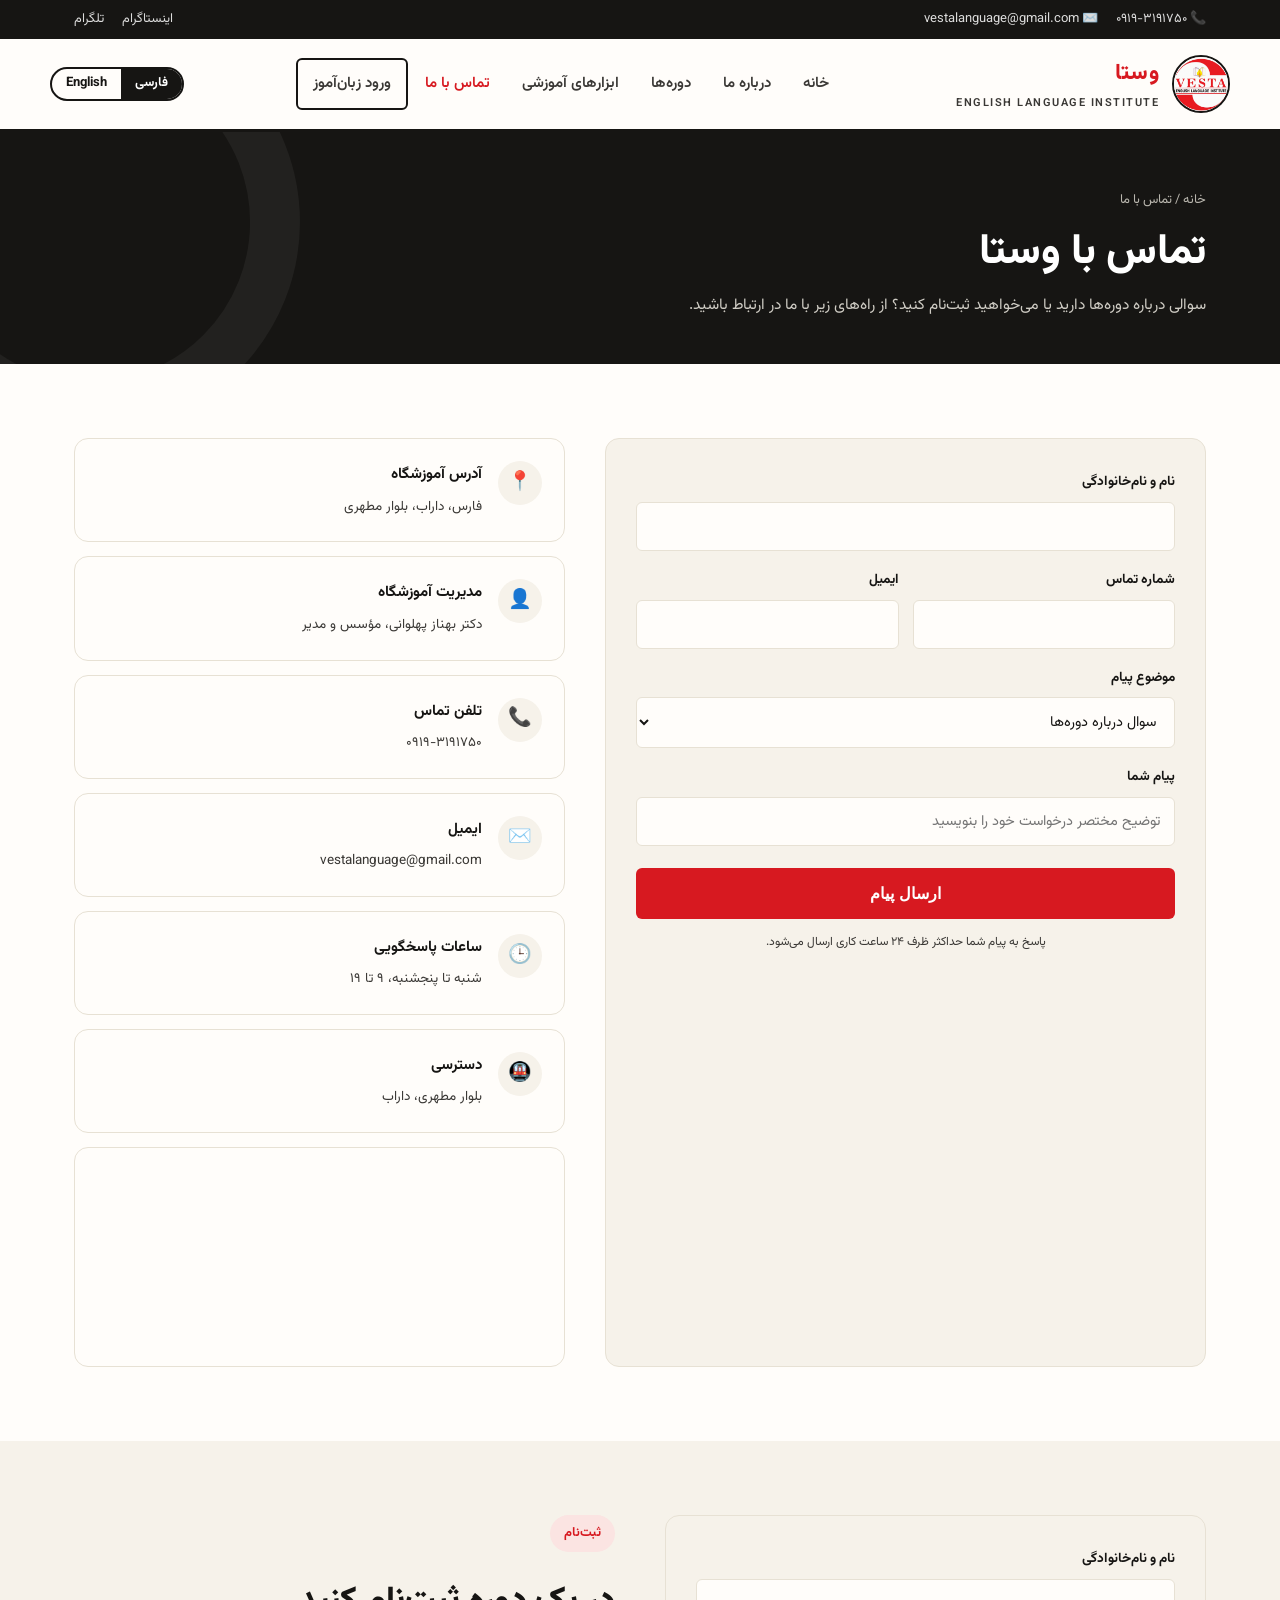
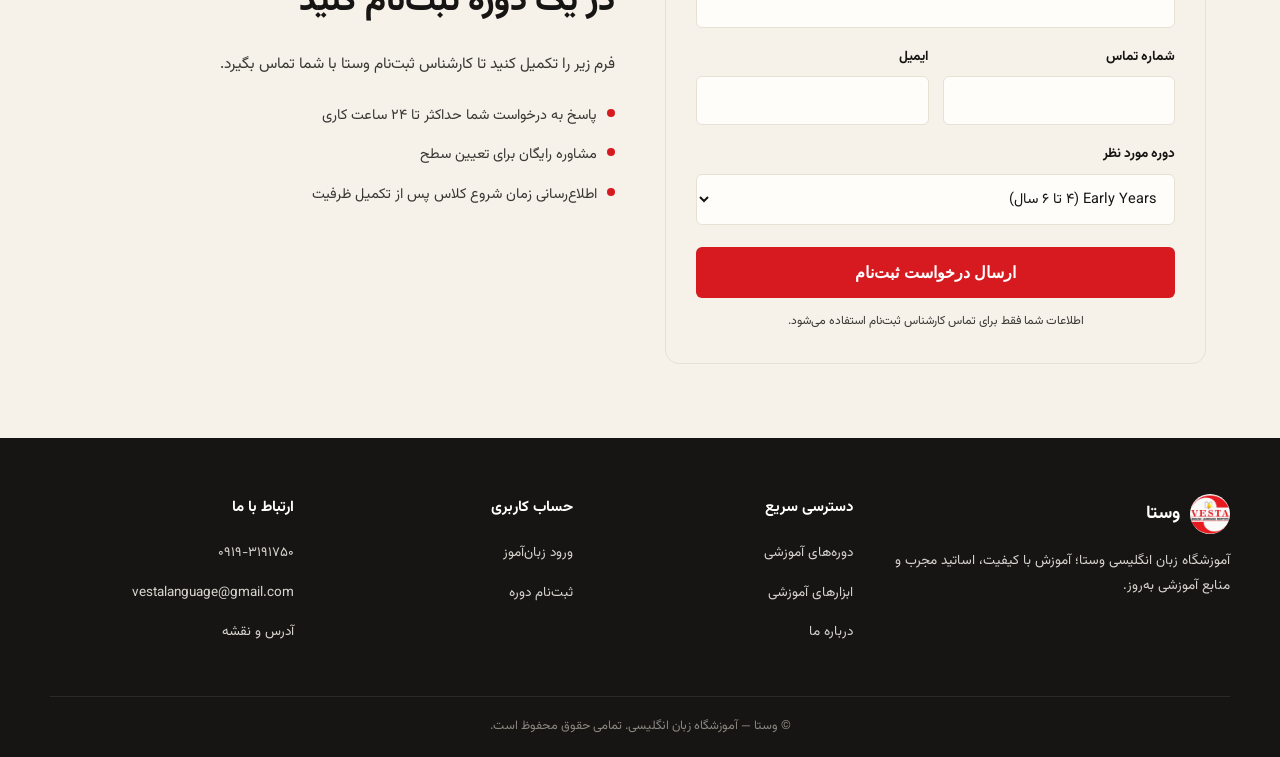
<file: contact.html>
<!DOCTYPE html>
<html lang="fa" dir="rtl">
<head>
<meta charset="UTF-8">
<meta name="viewport" content="width=device-width, initial-scale=1.0">
<meta name="description" content="تماس با آموزشگاه زبان وستا و ثبت‌نام در دوره‌ها" data-i18n-attr="content:k337">
<title data-i18n="k340">تماس با ما | وستا</title>
<link rel="icon" type="image/webp" href="images/favicon.webp">
<link rel="preconnect" href="https://fonts.googleapis.com">
<link rel="preconnect" href="https://fonts.gstatic.com" crossorigin>
<link href="https://fonts.googleapis.com/css2?family=Inter:wght@400;500;600;700;800&family=Vazirmatn:wght@400;500;600;700;800&display=swap" rel="stylesheet">
<link rel="stylesheet" href="style.css">
</head>
<body>

<div class="masthead">
  <div class="wrap">
    <div class="contact-bits">
      <a href="tel:+989193191750" data-i18n="k6">📞 ۰۹۱۹-۳۱۹۱۷۵۰</a>
      <a href="mailto:vestalanguage@gmail.com">✉️ vestalanguage@gmail.com</a>
    </div>
    <div class="contact-bits">
      <a href="#" data-i18n="k7">اینستاگرام</a>
      <a href="#" data-i18n="k8">تلگرام</a>
    </div>
  </div>
</div>

<header class="site">
  <div class="wrap nav-row">
    <a class="brand" href="index.html">
      <img src="images/vesta-logo.webp" alt="نشان آموزشگاه وستا" data-i18n-attr="alt:k2">
      <span class="brand-text">
        <strong data-i18n="k4">وستا</strong>
        <small>ENGLISH LANGUAGE INSTITUTE</small>
      </span>
    </a>
    <nav class="primary" id="primaryNav">
      <a href="index.html" data-i18n="k9">خانه</a>
      <a href="about.html" data-i18n="k10">درباره ما</a>
      <a href="courses.html" data-i18n="k11">دوره‌ها</a>
      <a href="tools.html" data-i18n="k12">ابزارهای آموزشی</a>
      <a href="contact.html" class="current" data-i18n="k13">تماس با ما</a>
      <a href="login.html" class="btn btn-line" data-i18n="k14">ورود زبان‌آموز</a>
    </nav>
    <div class="nav-tools">
      <div class="lang-switch" role="group" aria-label="Language / زبان">
        <button type="button" data-lang="fa" lang="fa">فارسی</button>
        <button type="button" data-lang="en" lang="en">English</button>
      </div>
      <button class="burger" id="burgerBtn" aria-label="باز کردن منو" aria-expanded="false" data-i18n-attr="aria-label:k3"><span></span></button>
    </div>
  </div>
</header>

<div class="page-header">
  <div class="wrap">
    <div class="breadcrumb"><a href="index.html" data-i18n="k9">خانه</a> / <span data-i18n="k13">تماس با ما</span></div>
    <h1 data-i18n="k341">تماس با وستا</h1>
    <p data-i18n="k342">سوالی درباره دوره‌ها دارید یا می‌خواهید ثبت‌نام کنید؟ از راه‌های زیر با ما در ارتباط باشید.</p>
  </div>
</div>

<main>
  <section>
    <div class="wrap">
      <div class="contact-grid">

        <div class="contact-info">
          <div class="contact-card">
            <div class="ic">📍</div>
            <div>
              <strong data-i18n="k343">آدرس آموزشگاه</strong>
              <span data-i18n="k344">فارس، داراب، بلوار مطهری</span>
            </div>
          </div>
          <div class="contact-card">
            <div class="ic">👤</div>
            <div>
              <strong data-i18n="k345">مدیریت آموزشگاه</strong>
              <span data-i18n="k346">دکتر بهناز پهلوانی، مؤسس و مدیر</span>
            </div>
          </div>
          <div class="contact-card">
            <div class="ic">📞</div>
            <div>
              <strong data-i18n="k347">تلفن تماس</strong>
              <a href="tel:+989193191750" data-i18n="k114">۰۹۱۹-۳۱۹۱۷۵۰</a>
            </div>
          </div>
          <div class="contact-card">
            <div class="ic">✉️</div>
            <div>
              <strong data-i18n="k91">ایمیل</strong>
              <a href="mailto:vestalanguage@gmail.com">vestalanguage@gmail.com</a>
            </div>
          </div>
          <div class="contact-card">
            <div class="ic">🕒</div>
            <div>
              <strong data-i18n="k348">ساعات پاسخگویی</strong>
              <span data-i18n="k349">شنبه تا پنجشنبه، ۹ تا ۱۹</span>
            </div>
          </div>
          <div class="contact-card">
            <div class="ic">🚇</div>
            <div>
              <strong data-i18n="k350">دسترسی</strong>
              <span data-i18n="k351">بلوار مطهری، داراب</span>
            </div>
          </div>
          <div class="map-box">
            <iframe
              src="https://www.google.com/maps?q=28.7485,54.5561&hl=fa&z=15&output=embed"
              width="100%" height="100%" style="border:0" loading="lazy" title="نقشه آموزشگاه وستا" data-i18n-attr="title:k338"></iframe>
          </div>
        </div>

        <form class="reg-form" id="contactForm" action="https://api.web3forms.com/submit" method="POST">
          <input type="hidden" name="access_key" value="abaad6f1-920e-4f1c-b918-3462f8ee705f">
          <input type="hidden" name="subject" value="New contact message - Vesta website">
          <input type="hidden" name="from_name" value="Vesta contact form">
          <div class="field">
            <label for="c-name" data-i18n="k89">نام و نام‌خانوادگی</label>
            <input type="text" id="c-name" name="name" required>
          </div>
          <div class="field-row">
            <div class="field">
              <label for="c-phone" data-i18n="k90">شماره تماس</label>
              <input type="tel" id="c-phone" name="phone" required>
            </div>
            <div class="field">
              <label for="c-email" data-i18n="k91">ایمیل</label>
              <input type="email" id="c-email" name="email">
            </div>
          </div>
          <div class="field">
            <label for="c-subject" data-i18n="k352">موضوع پیام</label>
            <select id="c-subject" name="topic">
              <option data-i18n="k353">سوال درباره دوره‌ها</option>
              <option data-i18n="k354">ثبت‌نام و تعیین سطح</option>
              <option data-i18n="k355">همکاری با وستا</option>
              <option data-i18n="k356">تربیت مدرس (TTC و TKT)</option>
              <option data-i18n="k357">سایر موارد</option>
            </select>
          </div>
          <div class="field">
            <label for="c-message" data-i18n="k358">پیام شما</label>
            <input type="text" id="c-message" name="message" placeholder="توضیح مختصر درخواست خود را بنویسید" data-i18n-attr="placeholder:k339">
          </div>
          <button type="submit" class="btn btn-fill" data-i18n="k359">ارسال پیام</button>
          <p class="form-note" data-i18n="k360">پاسخ به پیام شما حداکثر ظرف ۲۴ ساعت کاری ارسال می‌شود.</p>
        </form>
      </div>
    </div>
  </section>

  <section class="alt" id="register">
    <div class="wrap">
      <div class="reg-wrap">
        <div class="reg-info">
          <span class="kicker" data-i18n="k83">ثبت‌نام</span>
          <h2 data-i18n="k84">در یک دوره ثبت‌نام کنید</h2>
          <p data-i18n="k85">فرم زیر را تکمیل کنید تا کارشناس ثبت‌نام وستا با شما تماس بگیرد.</p>
          <ul class="reg-points">
            <li data-i18n="k86">پاسخ به درخواست شما حداکثر تا ۲۴ ساعت کاری</li>
            <li data-i18n="k87">مشاوره رایگان برای تعیین سطح</li>
            <li data-i18n="k88">اطلاع‌رسانی زمان شروع کلاس پس از تکمیل ظرفیت</li>
          </ul>
        </div>

        <form class="reg-form" id="registerForm" action="https://api.web3forms.com/submit" method="POST">
          <input type="hidden" name="access_key" value="abaad6f1-920e-4f1c-b918-3462f8ee705f">
          <input type="hidden" name="subject" value="New course registration - Vesta website">
          <input type="hidden" name="from_name" value="Vesta registration form">
          <div class="field">
            <label for="fullname" data-i18n="k89">نام و نام‌خانوادگی</label>
            <input type="text" id="fullname" name="name" required>
          </div>
          <div class="field-row">
            <div class="field">
              <label for="phone" data-i18n="k90">شماره تماس</label>
              <input type="tel" id="phone" name="phone" required>
            </div>
            <div class="field">
              <label for="email" data-i18n="k91">ایمیل</label>
              <input type="email" id="email" name="email">
            </div>
          </div>
          <div class="field">
            <label for="course" data-i18n="k92">دوره مورد نظر</label>
            <select id="course" name="course">
              <option data-i18n="k93">Early Years (۴ تا ۶ سال)</option>
              <option data-i18n="k94">Primary English — Family and Friends</option>
              <option data-i18n="k95">Teens — Connect</option>
              <option data-i18n="k96">General English — Four Corners</option>
              <option data-i18n="k97">Advanced English — Passages</option>
              <option data-i18n="k98">دوره‌های تک‌مهارتی (Skill-Based)</option>
              <option data-i18n="k99">IELTS Preparation</option>
              <option data-i18n="k100">EPT و MSRT</option>
              <option data-i18n="k101">زبان انگلیسی کنکور</option>
              <option data-i18n="k102">TTC — تربیت مدرس</option>
              <option data-i18n="k103">TKT Preparation</option>
              <option data-i18n="k104">هنوز مشخص نیست — نیاز به مشاوره دارم</option>
            </select>
          </div>
          <button type="submit" class="btn btn-fill" data-i18n="k105">ارسال درخواست ثبت‌نام</button>
          <p class="form-note" data-i18n="k106">اطلاعات شما فقط برای تماس کارشناس ثبت‌نام استفاده می‌شود.</p>
        </form>
      </div>
    </div>
  </section>
</main>

<footer>
  <div class="wrap footer-grid">
    <div>
      <div class="footer-brand">
        <img src="images/vesta-logo.webp" alt="وستا" data-i18n-attr="alt:k4">
        <strong data-i18n="k4">وستا</strong>
      </div>
      <p data-i18n="k110">آموزشگاه زبان انگلیسی وستا؛ آموزش با کیفیت، اساتید مجرب و منابع آموزشی به‌روز.</p>
    </div>
    <div>
      <h4 data-i18n="k111">دسترسی سریع</h4>
      <ul>
        <li><a href="courses.html" data-i18n="k29">دوره‌های آموزشی</a></li>
        <li><a href="tools.html" data-i18n="k12">ابزارهای آموزشی</a></li>
        <li><a href="about.html" data-i18n="k10">درباره ما</a></li>
      </ul>
    </div>
    <div>
      <h4 data-i18n="k112">حساب کاربری</h4>
      <ul>
        <li><a href="login.html" data-i18n="k14">ورود زبان‌آموز</a></li>
        <li><a href="contact.html#register" data-i18n="k35">ثبت‌نام دوره</a></li>
      </ul>
    </div>
    <div>
      <h4 data-i18n="k113">ارتباط با ما</h4>
      <ul>
        <li><a href="tel:+989193191750" data-i18n="k114">۰۹۱۹-۳۱۹۱۷۵۰</a></li>
        <li><a href="mailto:vestalanguage@gmail.com">vestalanguage@gmail.com</a></li>
        <li><a href="contact.html" data-i18n="k115">آدرس و نقشه</a></li>
      </ul>
    </div>
  </div>
  <div class="copyright" data-i18n="k116">© وستا — آموزشگاه زبان انگلیسی. تمامی حقوق محفوظ است.</div>
</footer>

<script src="lang.js"></script>
<script>
  const burger = document.getElementById('burgerBtn');
  const nav = document.getElementById('primaryNav');
  burger.addEventListener('click', () => {
    const isOpen = nav.classList.toggle('open');
    burger.setAttribute('aria-expanded', isOpen);
  });

  document.getElementById('registerForm').addEventListener('submit', handleFormSubmit);
  document.getElementById('contactForm').addEventListener('submit', handleFormSubmit);

  async function handleFormSubmit(e){
    e.preventDefault();
    const form = e.target;
    const submitBtn = form.querySelector('button[type="submit"]');
    const originalText = submitBtn.textContent;

    submitBtn.disabled = true;
    submitBtn.textContent = L('در حال ارسال...', 'Sending...');

    try {
      const formData = new FormData(form);
      const response = await fetch(form.action, {
        method: 'POST',
        body: formData,
        headers: { 'Accept': 'application/json' }
      });
      const result = await response.json();

      if(result.success){
        form.reset();
        alert(L('درخواست شما با موفقیت ارسال شد. به‌زودی با شما تماس می‌گیریم.',
                'Your request was sent successfully. We will contact you soon.'));
      } else {
        alert(L('ارسال درخواست با خطا مواجه شد. لطفاً دوباره تلاش کنید یا مستقیم تماس بگیرید.',
                'Sending failed. Please try again or contact us directly.'));
      }
    } catch(err){
      alert(L('اتصال به سرویس ارسال برقرار نشد. لطفاً اتصال اینترنت خود را بررسی کنید.',
              'Could not reach the submission service. Please check your internet connection.'));
    } finally {
      submitBtn.disabled = false;
      submitBtn.textContent = originalText;
    }
  }
</script>

</body>
</html>
</file>
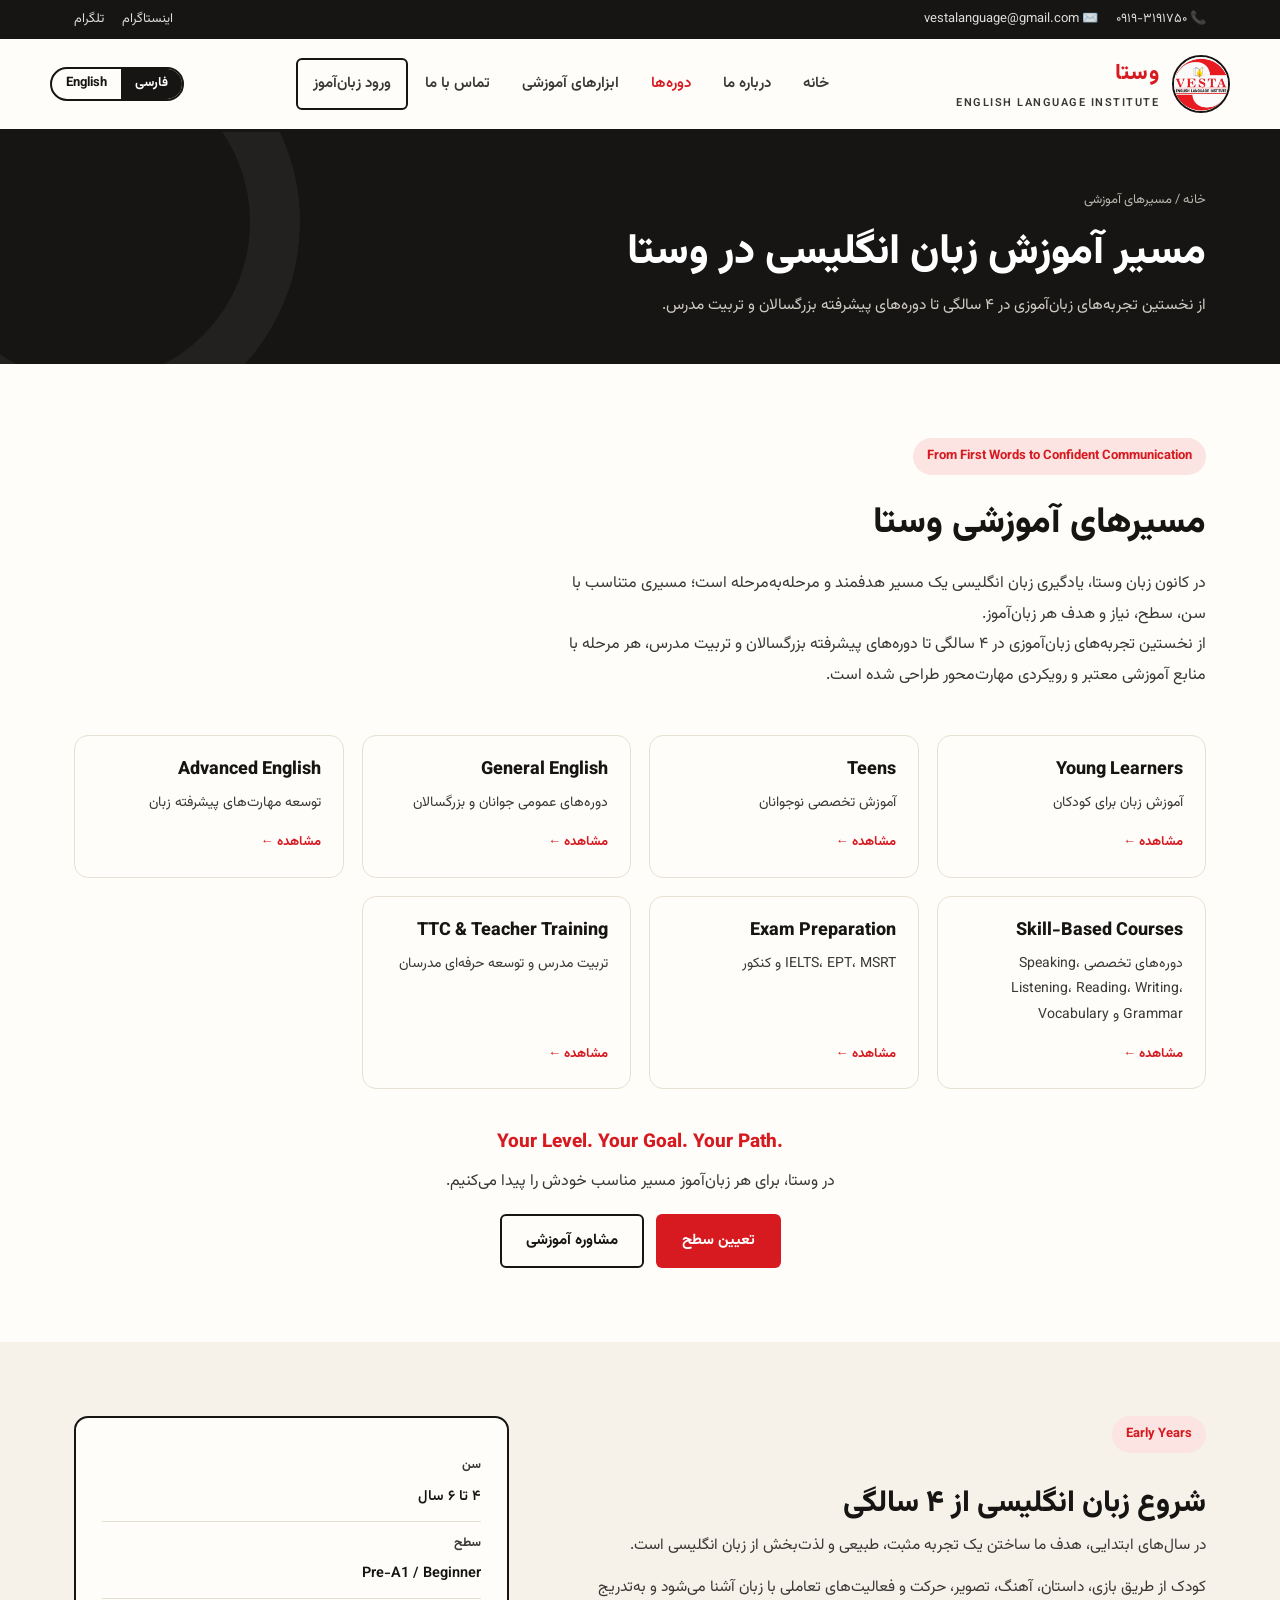
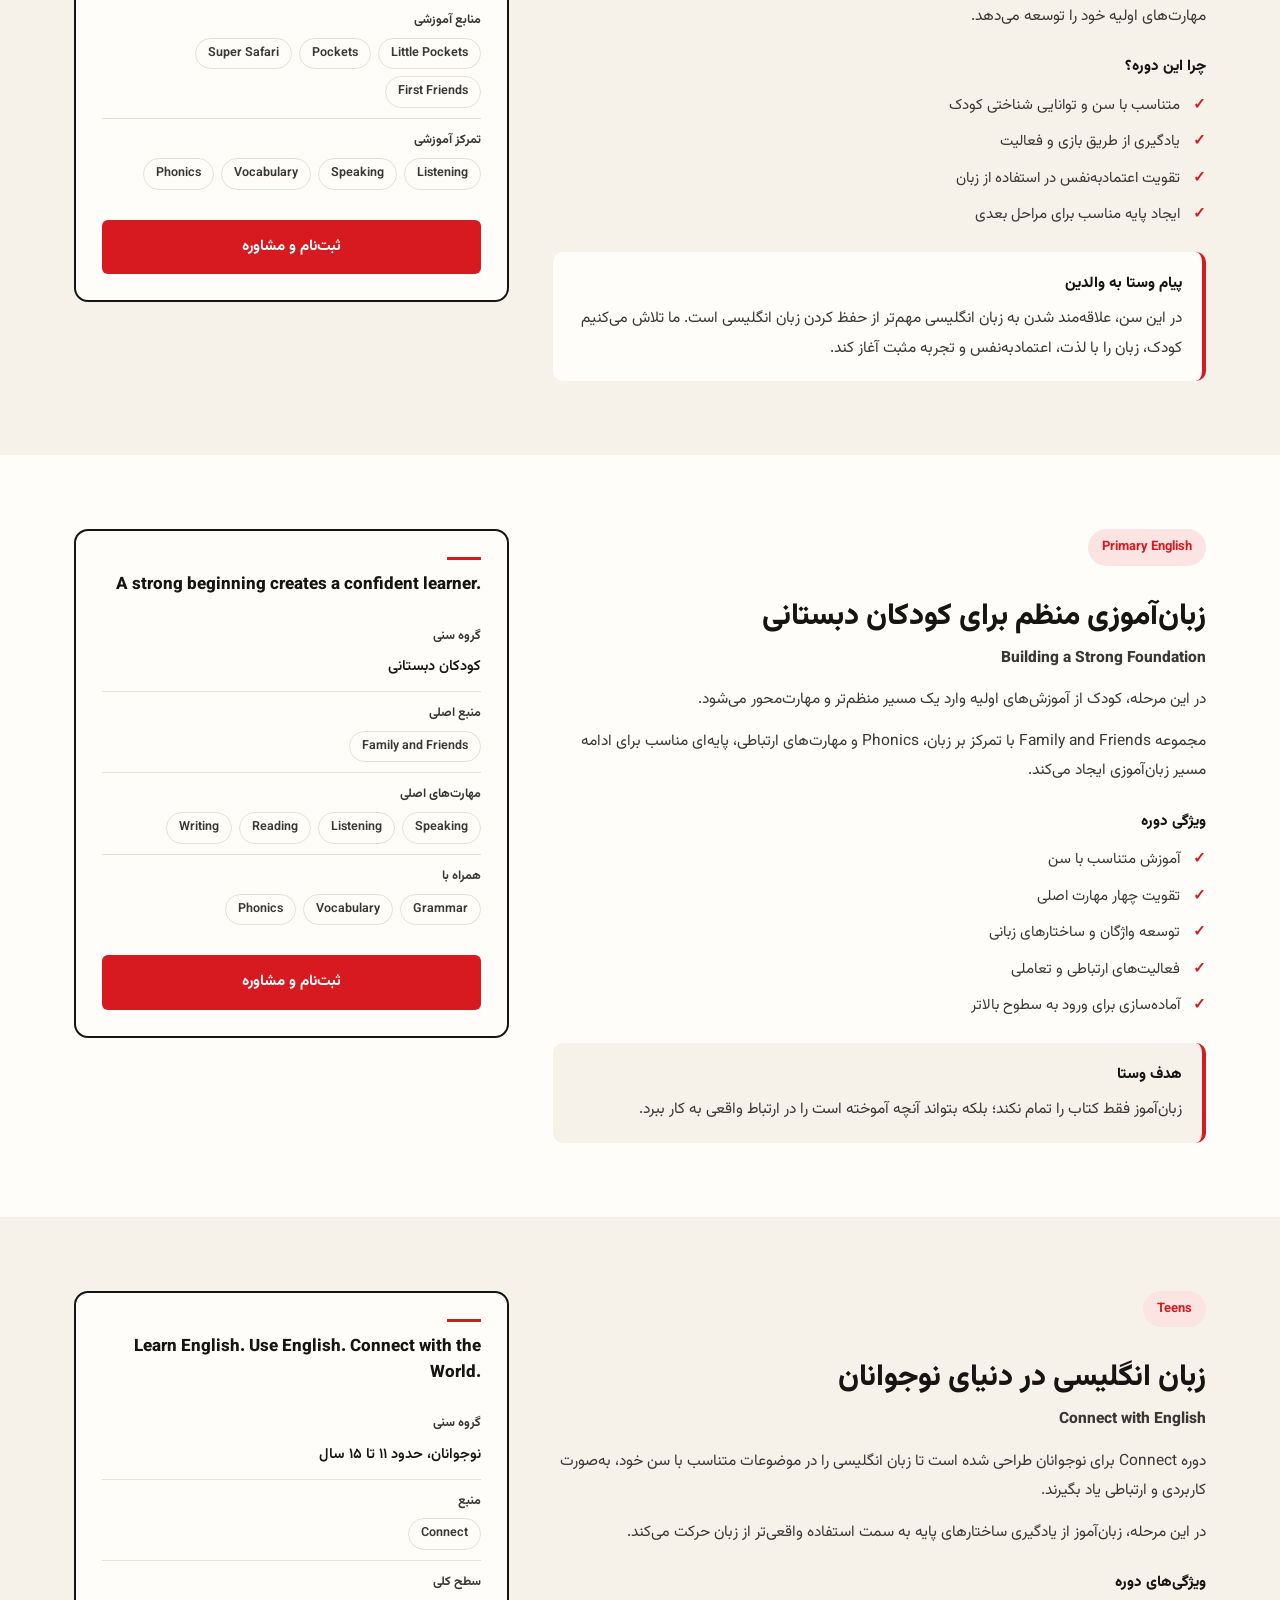
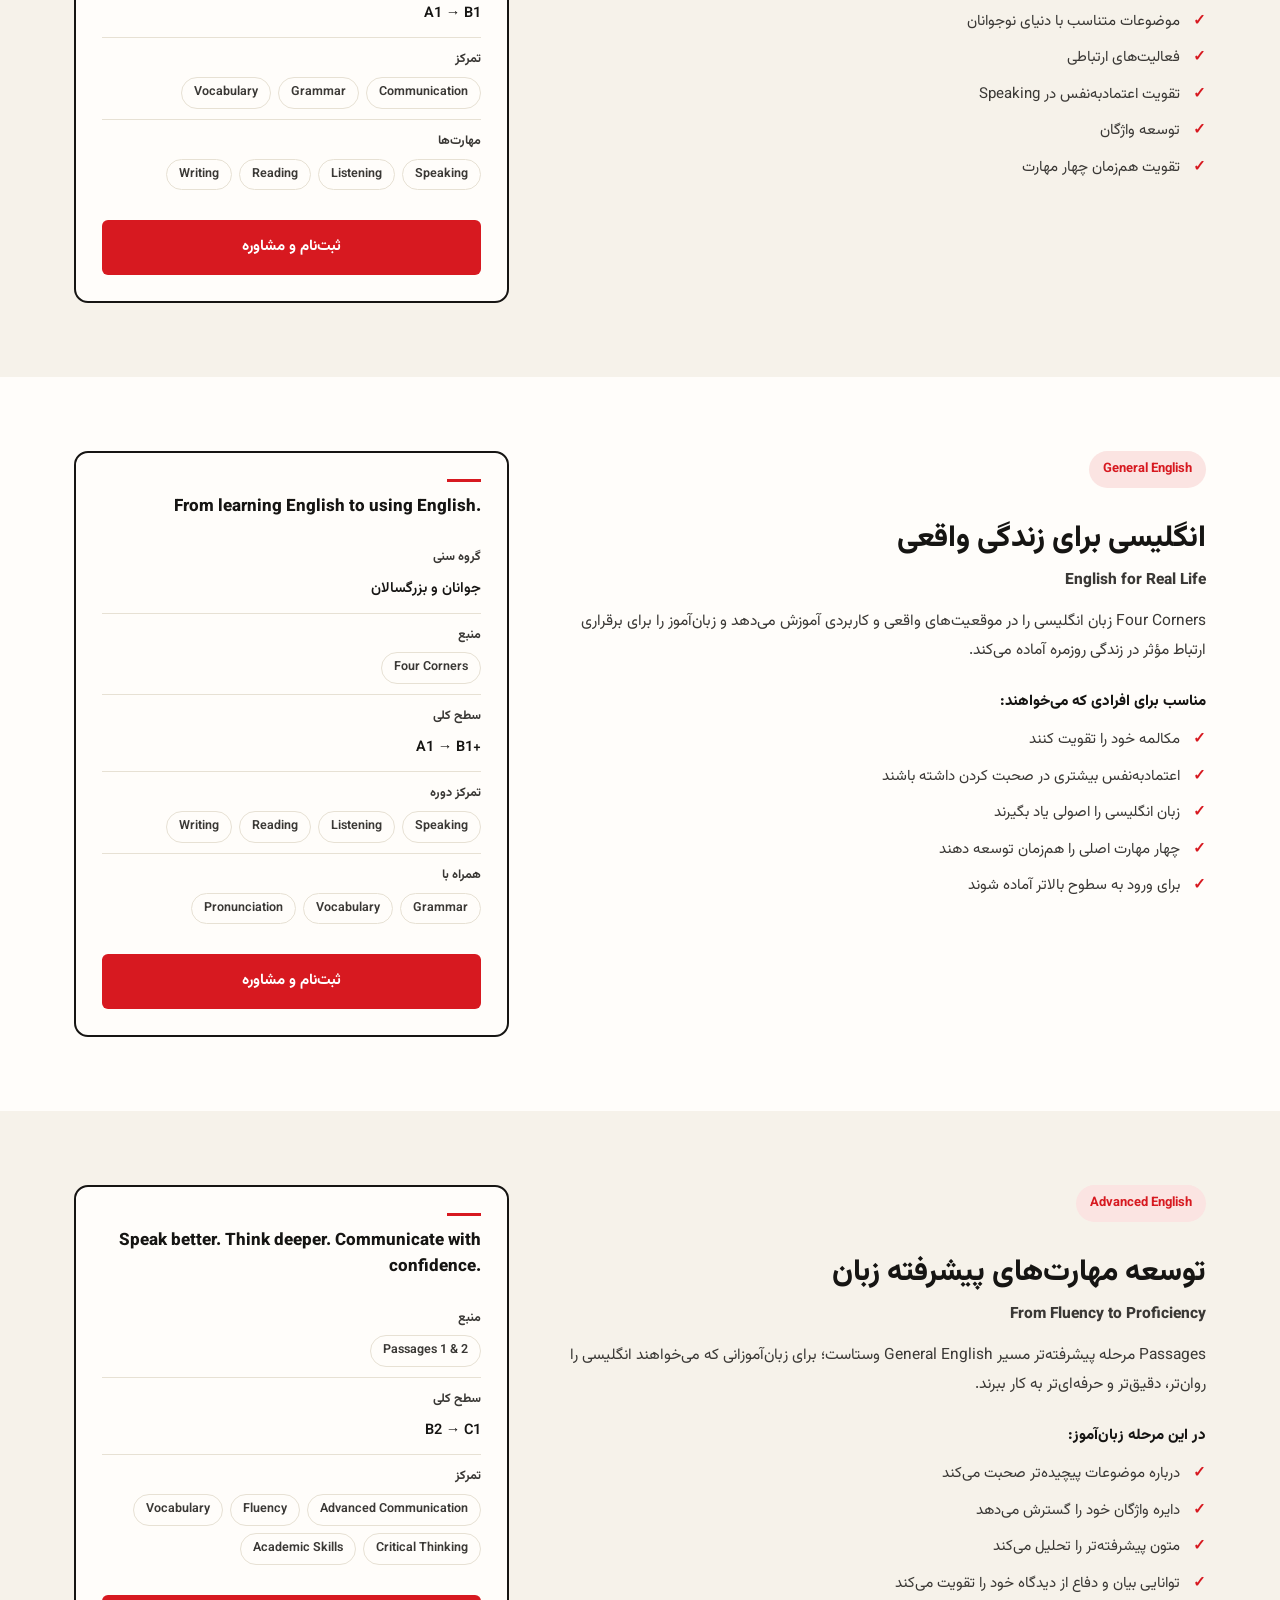
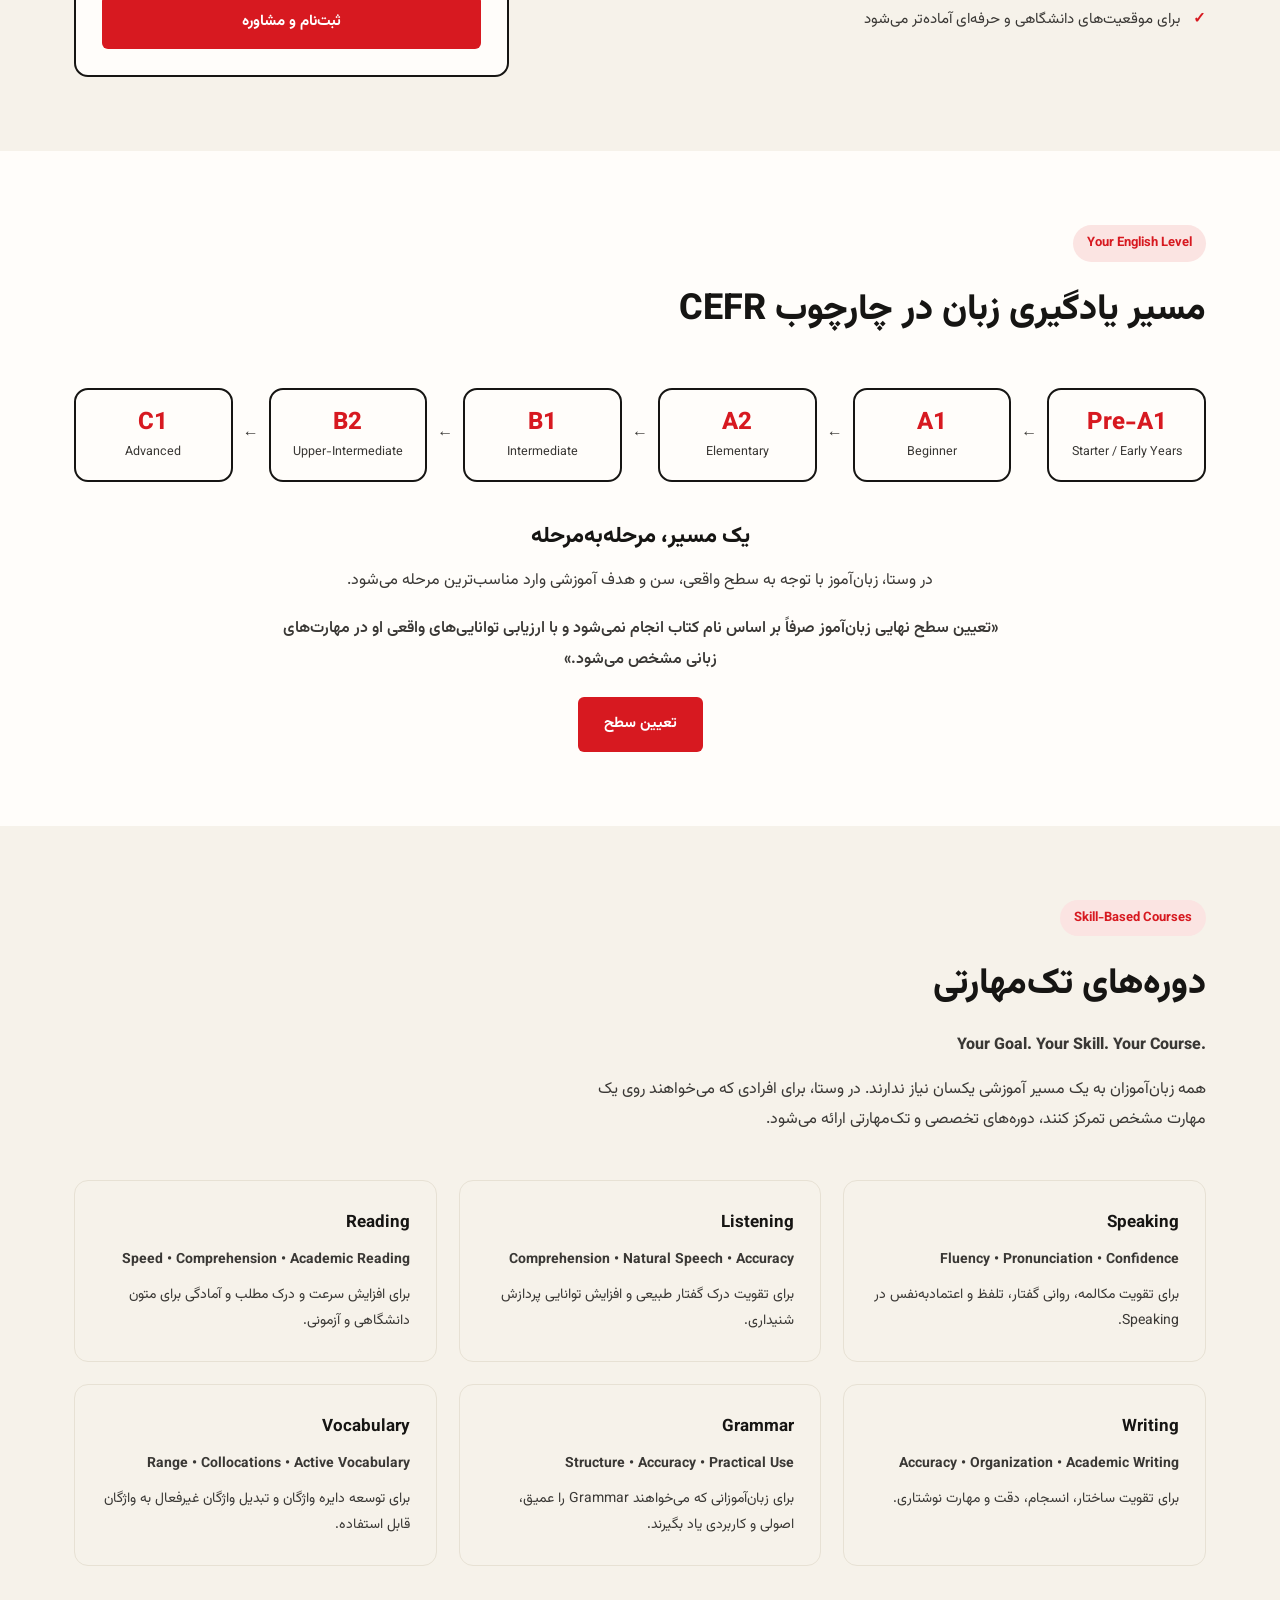
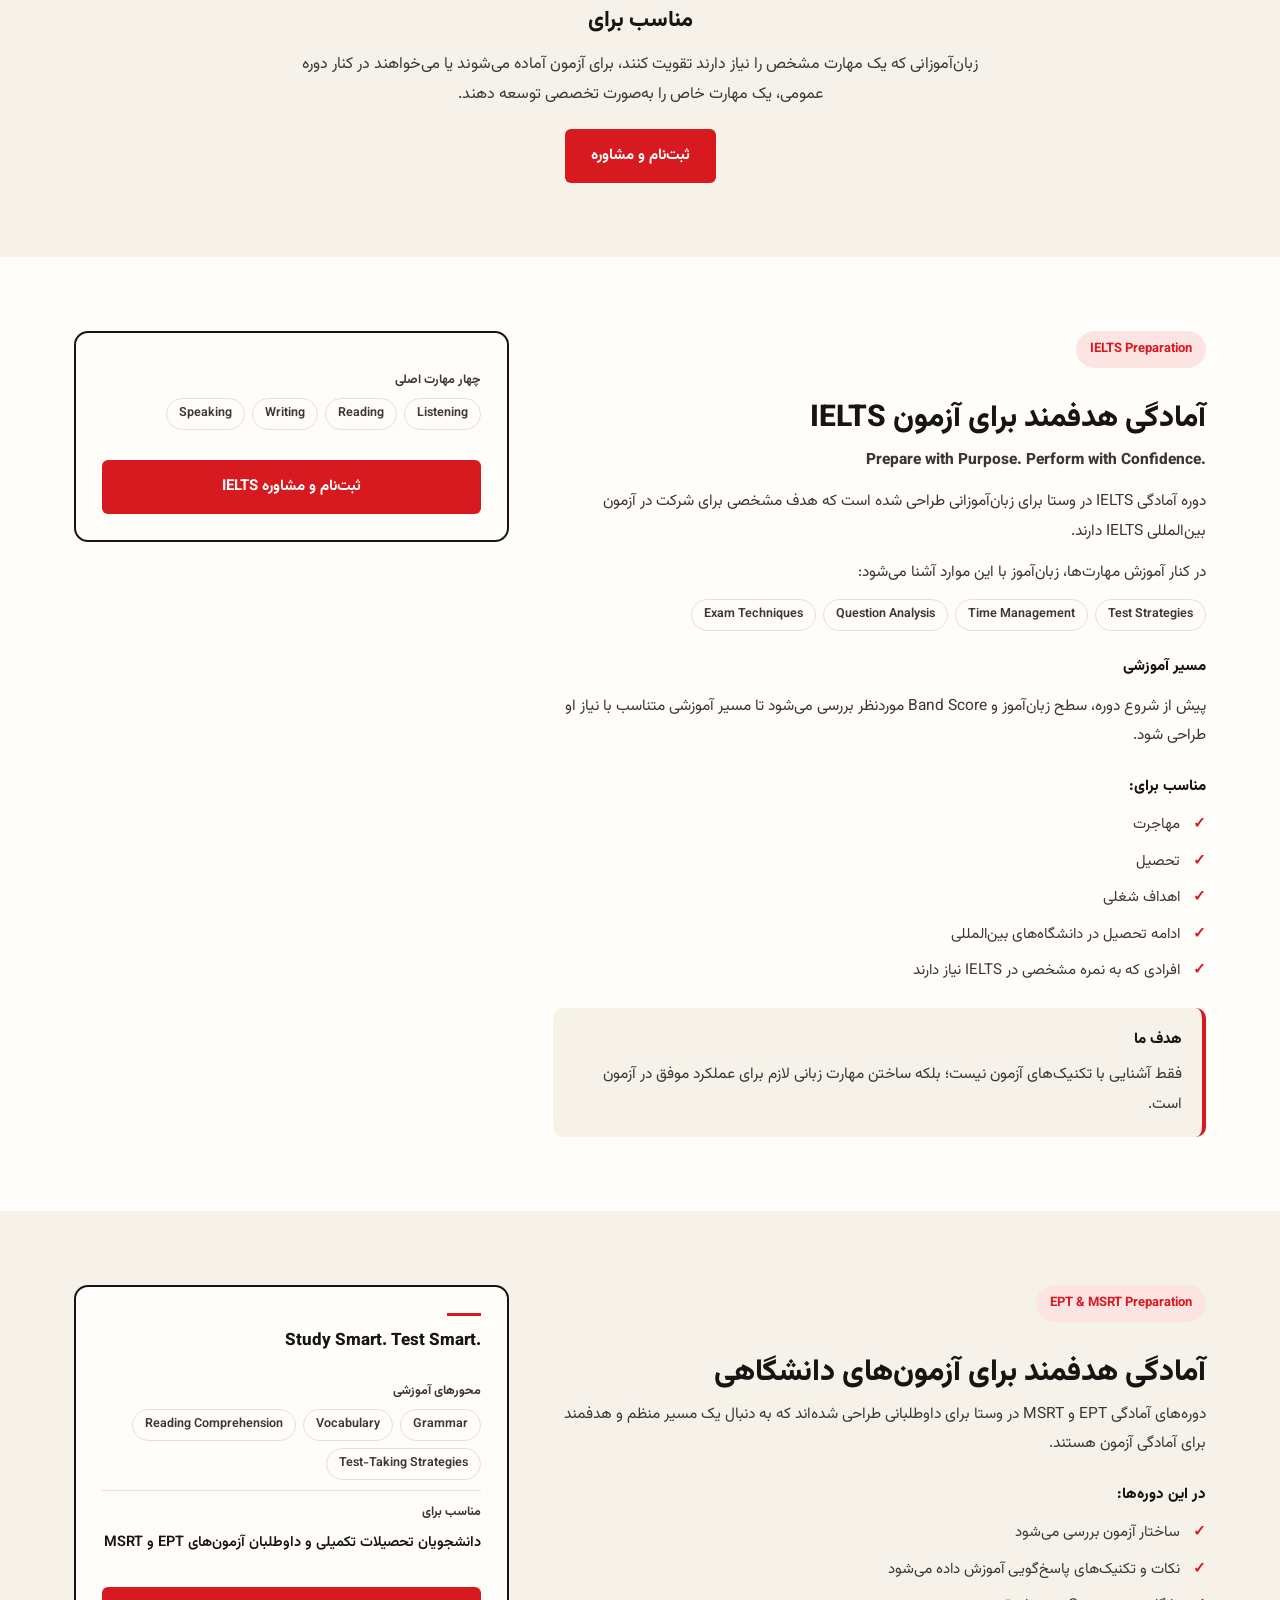
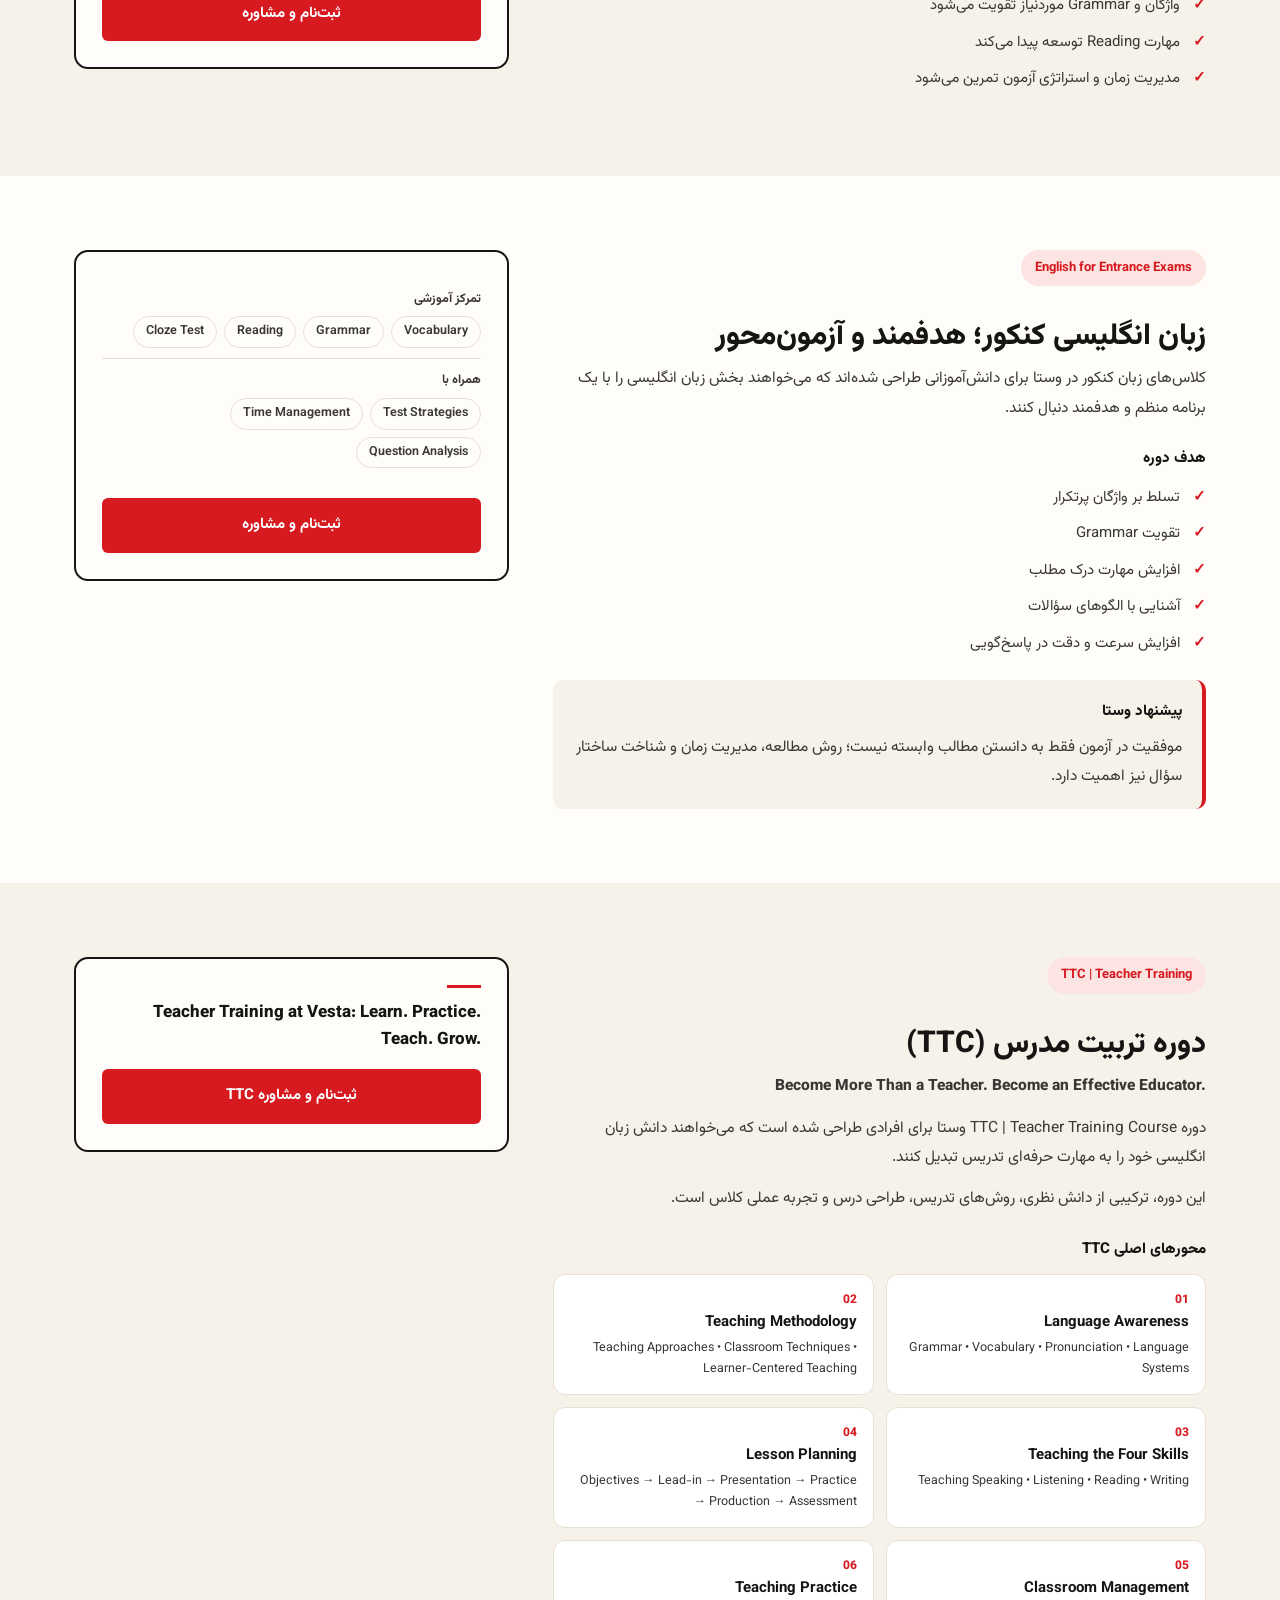
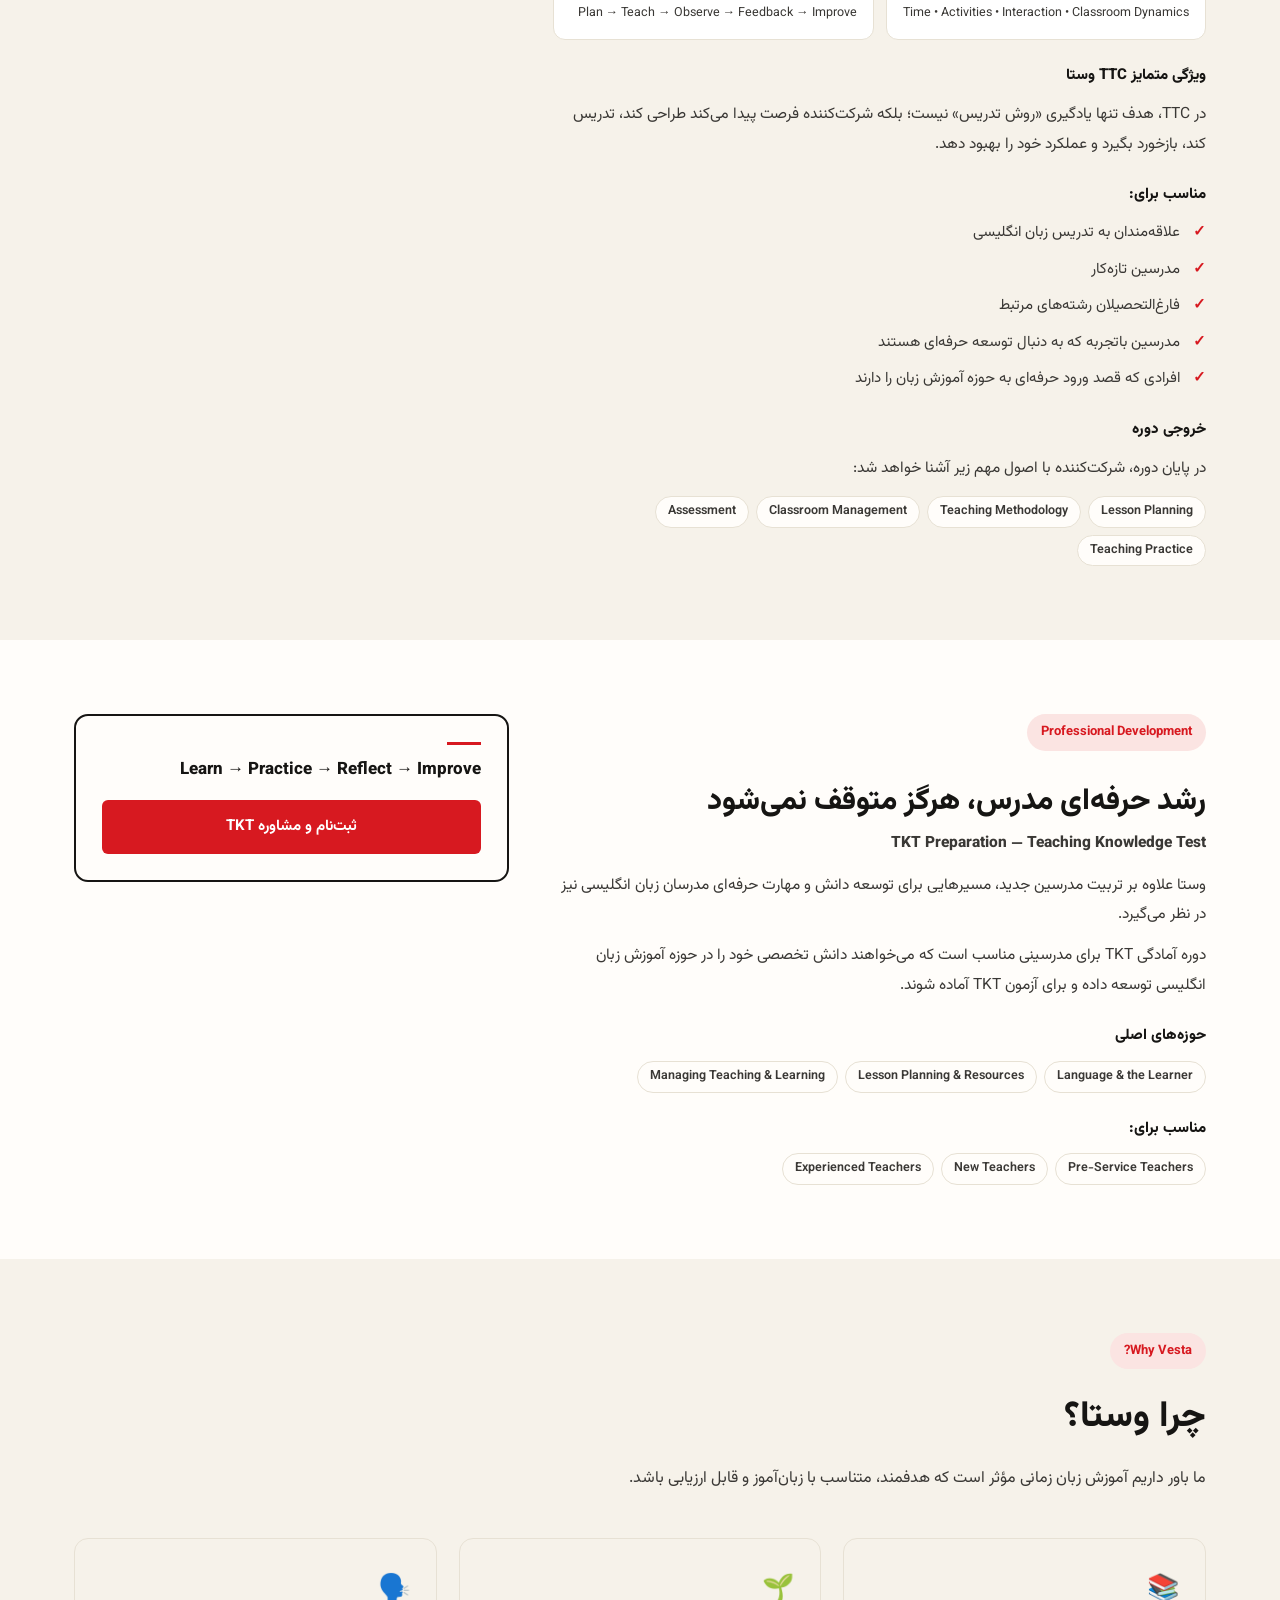
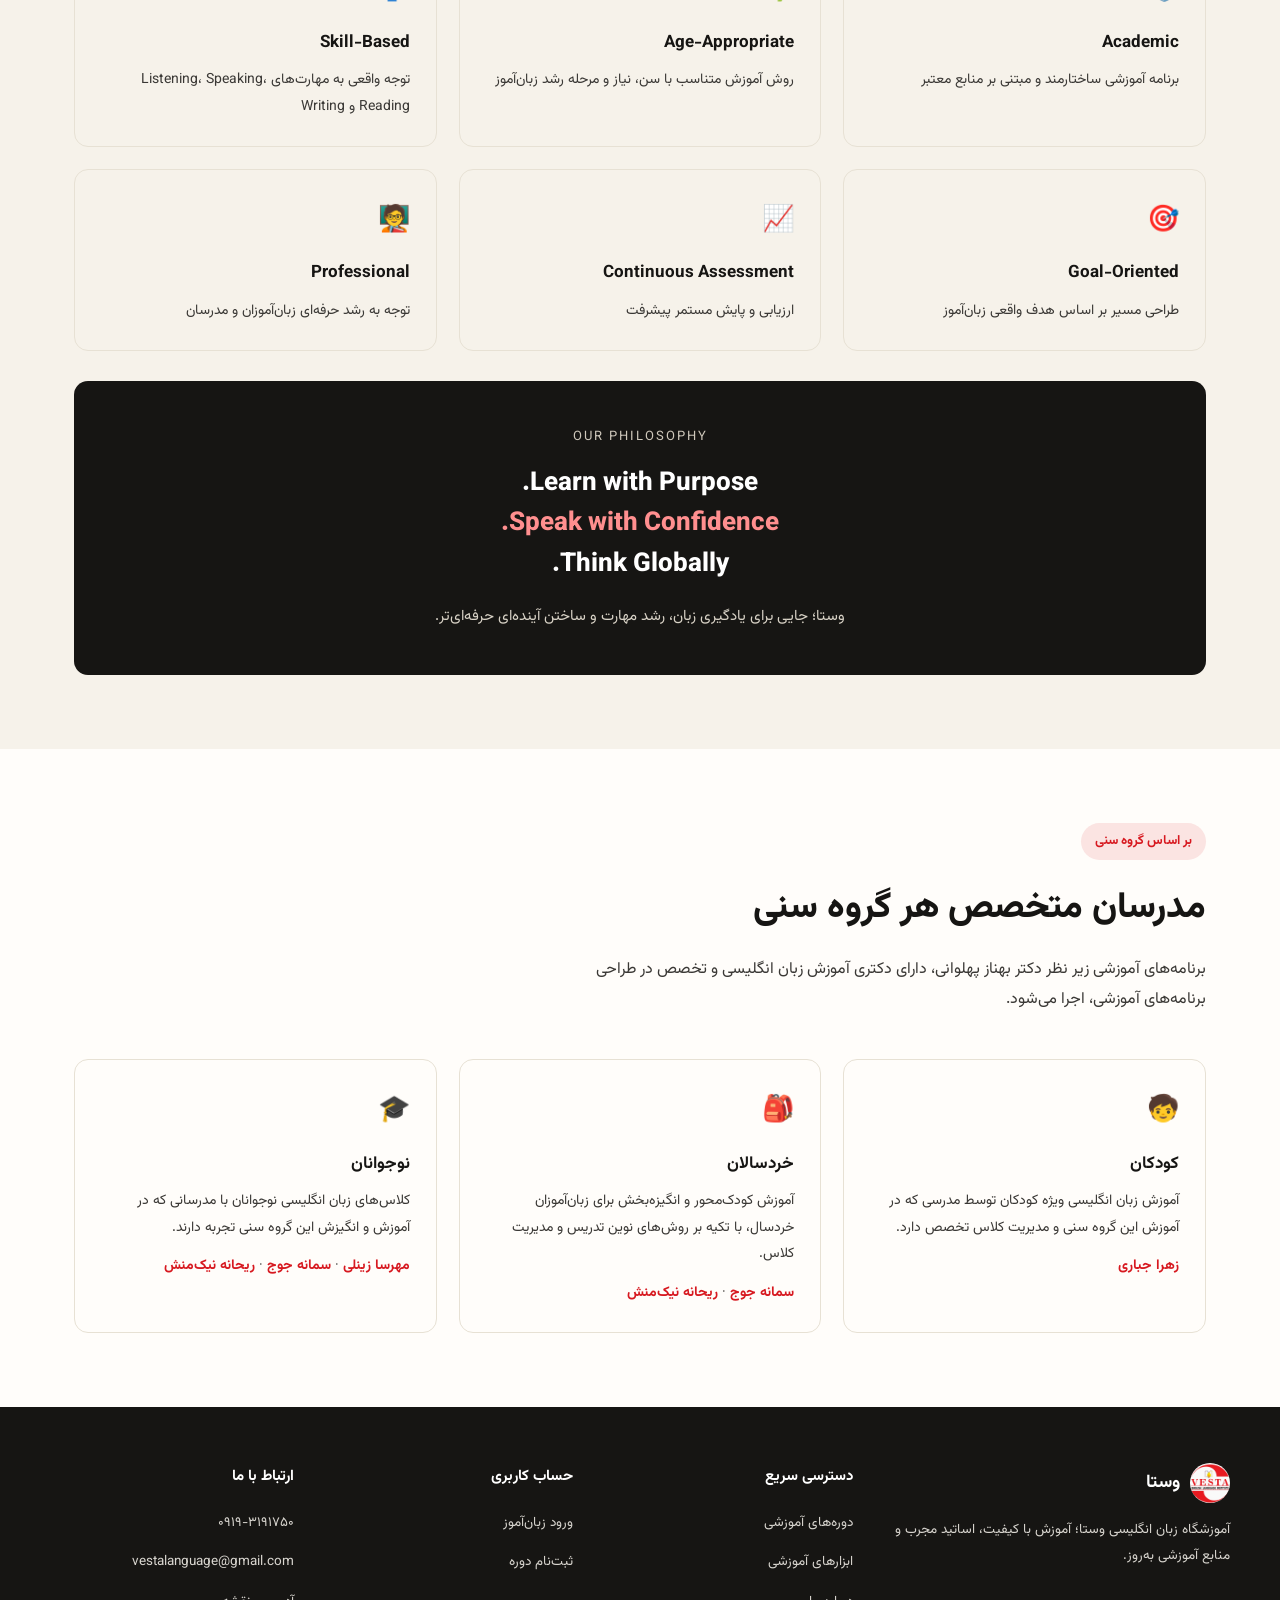
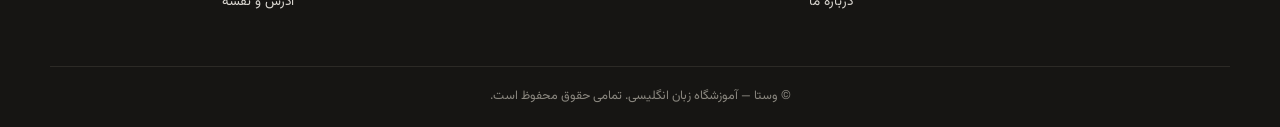
<file: courses.html>
<!DOCTYPE html>
<html lang="fa" dir="rtl">
<head>
<meta charset="UTF-8">
<meta name="viewport" content="width=device-width, initial-scale=1.0">
<meta name="description" content="مسیرهای آموزش زبان انگلیسی وستا: کودکان، نوجوانان، عمومی، پیشرفته، آمادگی آزمون و تربیت مدرس" data-i18n-attr="content:k185">
<title data-i18n="k186">مسیرهای آموزشی | وستا</title>
<link rel="icon" type="image/webp" href="images/favicon.webp">
<link rel="preconnect" href="https://fonts.googleapis.com">
<link rel="preconnect" href="https://fonts.gstatic.com" crossorigin>
<link href="https://fonts.googleapis.com/css2?family=Inter:wght@400;500;600;700;800&family=Vazirmatn:wght@400;500;600;700;800&display=swap" rel="stylesheet">
<link rel="stylesheet" href="style.css">
</head>
<body>

<div class="masthead">
  <div class="wrap">
    <div class="contact-bits">
      <a href="tel:+989193191750" data-i18n="k6">📞 ۰۹۱۹-۳۱۹۱۷۵۰</a>
      <a href="mailto:vestalanguage@gmail.com">✉️ vestalanguage@gmail.com</a>
    </div>
    <div class="contact-bits">
      <a href="#" data-i18n="k7">اینستاگرام</a>
      <a href="#" data-i18n="k8">تلگرام</a>
    </div>
  </div>
</div>

<header class="site">
  <div class="wrap nav-row">
    <a class="brand" href="index.html">
      <img src="images/vesta-logo.webp" alt="نشان آموزشگاه وستا" data-i18n-attr="alt:k2">
      <span class="brand-text">
        <strong data-i18n="k4">وستا</strong>
        <small>ENGLISH LANGUAGE INSTITUTE</small>
      </span>
    </a>
    <nav class="primary" id="primaryNav">
      <a href="index.html" data-i18n="k9">خانه</a>
      <a href="about.html" data-i18n="k10">درباره ما</a>
      <a href="courses.html" class="current" data-i18n="k11">دوره‌ها</a>
      <a href="tools.html" data-i18n="k12">ابزارهای آموزشی</a>
      <a href="contact.html" data-i18n="k13">تماس با ما</a>
      <a href="login.html" class="btn btn-line" data-i18n="k14">ورود زبان‌آموز</a>
    </nav>
    <div class="nav-tools">
      <div class="lang-switch" role="group" aria-label="Language / زبان">
        <button type="button" data-lang="fa" lang="fa">فارسی</button>
        <button type="button" data-lang="en" lang="en">English</button>
      </div>
      <button class="burger" id="burgerBtn" aria-label="باز کردن منو" aria-expanded="false" data-i18n-attr="aria-label:k3"><span></span></button>
    </div>
  </div>
</header>

<div class="page-header">
  <div class="wrap">
    <div class="breadcrumb"><a href="index.html" data-i18n="k9">خانه</a> / <span data-i18n="k59">مسیرهای آموزشی</span></div>
    <h1 data-i18n="k187">مسیر آموزش زبان انگلیسی در وستا</h1>
    <p data-i18n="k188">از نخستین تجربه‌های زبان‌آموزی در ۴ سالگی تا دوره‌های پیشرفته بزرگسالان و تربیت مدرس.</p>
  </div>
</div>

<main>
  <section id="paths">
    <div class="wrap">
      <div class="section-head">
        <span class="kicker">From First Words to Confident Communication</span>
        <h2 data-i18n="k189">مسیرهای آموزشی وستا</h2>
        <p data-i18n="k190">در کانون زبان وستا، یادگیری زبان انگلیسی یک مسیر هدفمند و مرحله‌به‌مرحله است؛ مسیری متناسب با سن، سطح، نیاز و هدف هر زبان‌آموز.</p>
        <p data-i18n="k191">از نخستین تجربه‌های زبان‌آموزی در ۴ سالگی تا دوره‌های پیشرفته بزرگسالان و تربیت مدرس، هر مرحله با منابع آموزشی معتبر و رویکردی مهارت‌محور طراحی شده است.</p>
      </div>
      <div class="path-grid">
        <a class="path-card" href="#early-years">
          <strong class="pc-title"><span class="en">Young Learners</span></strong>
          <span class="pc-desc" data-i18n="k62">آموزش زبان برای کودکان</span>
          <span class="pc-go" data-i18n="k31">مشاهده ←</span>
        </a>
        <a class="path-card" href="#teens">
          <strong class="pc-title"><span class="en">Teens</span></strong>
          <span class="pc-desc" data-i18n="k63">آموزش تخصصی نوجوانان</span>
          <span class="pc-go" data-i18n="k31">مشاهده ←</span>
        </a>
        <a class="path-card" href="#general">
          <strong class="pc-title"><span class="en">General English</span></strong>
          <span class="pc-desc" data-i18n="k64">دوره‌های عمومی جوانان و بزرگسالان</span>
          <span class="pc-go" data-i18n="k31">مشاهده ←</span>
        </a>
        <a class="path-card" href="#advanced">
          <strong class="pc-title"><span class="en">Advanced English</span></strong>
          <span class="pc-desc" data-i18n="k65">توسعه مهارت‌های پیشرفته زبان</span>
          <span class="pc-go" data-i18n="k31">مشاهده ←</span>
        </a>
        <a class="path-card" href="#skills">
          <strong class="pc-title"><span class="en">Skill-Based Courses</span></strong>
          <span class="pc-desc" data-i18n="k66">دوره‌های تخصصی Speaking، Listening، Reading، Writing، Grammar و Vocabulary</span>
          <span class="pc-go" data-i18n="k31">مشاهده ←</span>
        </a>
        <a class="path-card" href="#ielts">
          <strong class="pc-title"><span class="en">Exam Preparation</span></strong>
          <span class="pc-desc" data-i18n="k67">IELTS، EPT، MSRT و کنکور</span>
          <span class="pc-go" data-i18n="k31">مشاهده ←</span>
        </a>
        <a class="path-card" href="#ttc">
          <strong class="pc-title"><span class="en">TTC & Teacher Training</span></strong>
          <span class="pc-desc" data-i18n="k68">تربیت مدرس و توسعه حرفه‌ای مدرسان</span>
          <span class="pc-go" data-i18n="k31">مشاهده ←</span>
        </a>
      </div>
      <div class="path-cta">
        <p class="tagline"><span class="en">Your Level. Your Goal. Your Path.</span></p>
        <p data-i18n="k192">در وستا، برای هر زبان‌آموز مسیر مناسب خودش را پیدا می‌کنیم.</p>
        <div class="btn-row center">
          <a href="contact.html#register" class="btn btn-fill" data-i18n="k193">تعیین سطح</a>
          <a href="contact.html" class="btn btn-line" data-i18n="k194">مشاوره آموزشی</a>
        </div>
      </div>
    </div>
  </section>

  <section class="alt" id="early-years">
    <div class="wrap">
      <div class="track">
        <div class="track-main">
          <span class="kicker">Early Years</span>
          <h2 data-i18n="k195">شروع زبان انگلیسی از ۴ سالگی</h2>
          
            <p data-i18n="k196">در سال‌های ابتدایی، هدف ما ساختن یک تجربه مثبت، طبیعی و لذت‌بخش از زبان انگلیسی است.</p>
            <p data-i18n="k197">کودک از طریق بازی، داستان، آهنگ، تصویر، حرکت و فعالیت‌های تعاملی با زبان آشنا می‌شود و به‌تدریج مهارت‌های اولیه خود را توسعه می‌دهد.</p>
            <h4 data-i18n="k198">چرا این دوره؟</h4>
            <ul class="checks"><li data-i18n="k199">متناسب با سن و توانایی شناختی کودک</li><li data-i18n="k200">یادگیری از طریق بازی و فعالیت</li><li data-i18n="k201">تقویت اعتمادبه‌نفس در استفاده از زبان</li><li data-i18n="k202">ایجاد پایه مناسب برای مراحل بعدی</li></ul>
            <aside class="note-box"><h4 data-i18n="k203">پیام وستا به والدین</h4><p data-i18n="k204">در این سن، علاقه‌مند شدن به زبان انگلیسی مهم‌تر از حفظ کردن زبان انگلیسی است. ما تلاش می‌کنیم کودک، زبان را با لذت، اعتمادبه‌نفس و تجربه مثبت آغاز کند.</p></aside>
        </div>
        <aside class="track-side">
          <dl class="facts"><div><dt data-i18n="k205">سن</dt><dd data-i18n="k206">۴ تا ۶ سال</dd></div><div><dt data-i18n="k207">سطح</dt><dd><span class="en">Pre-A1 / Beginner</span></dd></div><div><dt data-i18n="k208">منابع آموزشی</dt><dd><div class="chips"><span class="chip en">Little Pockets</span><span class="chip en">Pockets</span><span class="chip en">Super Safari</span><span class="chip en">First Friends</span></div></dd></div><div><dt data-i18n="k209">تمرکز آموزشی</dt><dd><div class="chips"><span class="chip en">Listening</span><span class="chip en">Speaking</span><span class="chip en">Vocabulary</span><span class="chip en">Phonics</span></div></dd></div></dl><a href="contact.html#register" class="btn btn-fill" data-i18n="k210">ثبت‌نام و مشاوره</a>
        </aside>
      </div>
    </div>
  </section>

  <section id="primary">
    <div class="wrap">
      <div class="track">
        <div class="track-main">
          <span class="kicker">Primary English</span>
          <h2 data-i18n="k211">زبان‌آموزی منظم برای کودکان دبستانی</h2>
          <p class="tagline"><span class="en">Building a Strong Foundation</span></p>
            <p data-i18n="k212">در این مرحله، کودک از آموزش‌های اولیه وارد یک مسیر منظم‌تر و مهارت‌محور می‌شود.</p>
            <p data-i18n="k213">مجموعه Family and Friends با تمرکز بر زبان، Phonics و مهارت‌های ارتباطی، پایه‌ای مناسب برای ادامه مسیر زبان‌آموزی ایجاد می‌کند.</p>
            <h4 data-i18n="k214">ویژگی دوره</h4>
            <ul class="checks"><li data-i18n="k215">آموزش متناسب با سن</li><li data-i18n="k216">تقویت چهار مهارت اصلی</li><li data-i18n="k217">توسعه واژگان و ساختارهای زبانی</li><li data-i18n="k218">فعالیت‌های ارتباطی و تعاملی</li><li data-i18n="k219">آماده‌سازی برای ورود به سطوح بالاتر</li></ul>
            <aside class="note-box"><h4 data-i18n="k220">هدف وستا</h4><p data-i18n="k221">زبان‌آموز فقط کتاب را تمام نکند؛ بلکه بتواند آنچه آموخته است را در ارتباط واقعی به کار ببرد.</p></aside>
        </div>
        <aside class="track-side">
          <p class="slogan"><span class="en">A strong beginning creates a confident learner.</span></p><dl class="facts"><div><dt data-i18n="k222">گروه سنی</dt><dd data-i18n="k223">کودکان دبستانی</dd></div><div><dt data-i18n="k224">منبع اصلی</dt><dd><div class="chips"><span class="chip en">Family and Friends</span></div></dd></div><div><dt data-i18n="k225">مهارت‌های اصلی</dt><dd><div class="chips"><span class="chip en">Speaking</span><span class="chip en">Listening</span><span class="chip en">Reading</span><span class="chip en">Writing</span></div></dd></div><div><dt data-i18n="k226">همراه با</dt><dd><div class="chips"><span class="chip en">Grammar</span><span class="chip en">Vocabulary</span><span class="chip en">Phonics</span></div></dd></div></dl><a href="contact.html#register" class="btn btn-fill" data-i18n="k210">ثبت‌نام و مشاوره</a>
        </aside>
      </div>
    </div>
  </section>

  <section class="alt" id="teens">
    <div class="wrap">
      <div class="track">
        <div class="track-main">
          <span class="kicker">Teens</span>
          <h2 data-i18n="k227">زبان انگلیسی در دنیای نوجوانان</h2>
          <p class="tagline"><span class="en">Connect with English</span></p>
            <p data-i18n="k228">دوره Connect برای نوجوانان طراحی شده است تا زبان انگلیسی را در موضوعات متناسب با سن خود، به‌صورت کاربردی و ارتباطی یاد بگیرند.</p>
            <p data-i18n="k229">در این مرحله، زبان‌آموز از یادگیری ساختارهای پایه به سمت استفاده واقعی‌تر از زبان حرکت می‌کند.</p>
            <h4 data-i18n="k230">ویژگی‌های دوره</h4>
            <ul class="checks"><li data-i18n="k231">موضوعات متناسب با دنیای نوجوانان</li><li data-i18n="k232">فعالیت‌های ارتباطی</li><li data-i18n="k233">تقویت اعتمادبه‌نفس در Speaking</li><li data-i18n="k234">توسعه واژگان</li><li data-i18n="k235">تقویت هم‌زمان چهار مهارت</li></ul>
        </div>
        <aside class="track-side">
          <p class="slogan"><span class="en">Learn English. Use English. Connect with the World.</span></p><dl class="facts"><div><dt data-i18n="k222">گروه سنی</dt><dd data-i18n="k236">نوجوانان، حدود ۱۱ تا ۱۵ سال</dd></div><div><dt data-i18n="k237">منبع</dt><dd><div class="chips"><span class="chip en">Connect</span></div></dd></div><div><dt data-i18n="k238">سطح کلی</dt><dd><span class="en">A1 → B1</span></dd></div><div><dt data-i18n="k239">تمرکز</dt><dd><div class="chips"><span class="chip en">Communication</span><span class="chip en">Grammar</span><span class="chip en">Vocabulary</span></div></dd></div><div><dt data-i18n="k240">مهارت‌ها</dt><dd><div class="chips"><span class="chip en">Speaking</span><span class="chip en">Listening</span><span class="chip en">Reading</span><span class="chip en">Writing</span></div></dd></div></dl><a href="contact.html#register" class="btn btn-fill" data-i18n="k210">ثبت‌نام و مشاوره</a>
        </aside>
      </div>
    </div>
  </section>

  <section id="general">
    <div class="wrap">
      <div class="track">
        <div class="track-main">
          <span class="kicker">General English</span>
          <h2 data-i18n="k241">انگلیسی برای زندگی واقعی</h2>
          <p class="tagline"><span class="en">English for Real Life</span></p>
            <p data-i18n="k242">Four Corners زبان انگلیسی را در موقعیت‌های واقعی و کاربردی آموزش می‌دهد و زبان‌آموز را برای برقراری ارتباط مؤثر در زندگی روزمره آماده می‌کند.</p>
            <h4 data-i18n="k243">مناسب برای افرادی که می‌خواهند:</h4>
            <ul class="checks"><li data-i18n="k244">مکالمه خود را تقویت کنند</li><li data-i18n="k245">اعتمادبه‌نفس بیشتری در صحبت کردن داشته باشند</li><li data-i18n="k246">زبان انگلیسی را اصولی یاد بگیرند</li><li data-i18n="k247">چهار مهارت اصلی را هم‌زمان توسعه دهند</li><li data-i18n="k248">برای ورود به سطوح بالاتر آماده شوند</li></ul>
        </div>
        <aside class="track-side">
          <p class="slogan"><span class="en">From learning English to using English.</span></p><dl class="facts"><div><dt data-i18n="k222">گروه سنی</dt><dd data-i18n="k249">جوانان و بزرگسالان</dd></div><div><dt data-i18n="k237">منبع</dt><dd><div class="chips"><span class="chip en">Four Corners</span></div></dd></div><div><dt data-i18n="k238">سطح کلی</dt><dd><span class="en">A1 → B1+</span></dd></div><div><dt data-i18n="k250">تمرکز دوره</dt><dd><div class="chips"><span class="chip en">Speaking</span><span class="chip en">Listening</span><span class="chip en">Reading</span><span class="chip en">Writing</span></div></dd></div><div><dt data-i18n="k226">همراه با</dt><dd><div class="chips"><span class="chip en">Grammar</span><span class="chip en">Vocabulary</span><span class="chip en">Pronunciation</span></div></dd></div></dl><a href="contact.html#register" class="btn btn-fill" data-i18n="k210">ثبت‌نام و مشاوره</a>
        </aside>
      </div>
    </div>
  </section>

  <section class="alt" id="advanced">
    <div class="wrap">
      <div class="track">
        <div class="track-main">
          <span class="kicker">Advanced English</span>
          <h2 data-i18n="k65">توسعه مهارت‌های پیشرفته زبان</h2>
          <p class="tagline"><span class="en">From Fluency to Proficiency</span></p>
            <p data-i18n="k251">Passages مرحله پیشرفته‌تر مسیر General English وستاست؛ برای زبان‌آموزانی که می‌خواهند انگلیسی را روان‌تر، دقیق‌تر و حرفه‌ای‌تر به کار ببرند.</p>
            <h4 data-i18n="k252">در این مرحله زبان‌آموز:</h4>
            <ul class="checks"><li data-i18n="k253">درباره موضوعات پیچیده‌تر صحبت می‌کند</li><li data-i18n="k254">دایره واژگان خود را گسترش می‌دهد</li><li data-i18n="k255">متون پیشرفته‌تر را تحلیل می‌کند</li><li data-i18n="k256">توانایی بیان و دفاع از دیدگاه خود را تقویت می‌کند</li><li data-i18n="k257">برای موقعیت‌های دانشگاهی و حرفه‌ای آماده‌تر می‌شود</li></ul>
        </div>
        <aside class="track-side">
          <p class="slogan"><span class="en">Speak better. Think deeper. Communicate with confidence.</span></p><dl class="facts"><div><dt data-i18n="k237">منبع</dt><dd><div class="chips"><span class="chip en">Passages 1 & 2</span></div></dd></div><div><dt data-i18n="k238">سطح کلی</dt><dd><span class="en">B2 → C1</span></dd></div><div><dt data-i18n="k239">تمرکز</dt><dd><div class="chips"><span class="chip en">Advanced Communication</span><span class="chip en">Fluency</span><span class="chip en">Vocabulary</span><span class="chip en">Critical Thinking</span><span class="chip en">Academic Skills</span></div></dd></div></dl><a href="contact.html#register" class="btn btn-fill" data-i18n="k210">ثبت‌نام و مشاوره</a>
        </aside>
      </div>
    </div>
  </section>

  <section class="" id="cefr">
    <div class="wrap">
      <div class="section-head">
        <span class="kicker">Your English Level</span>
        <h2 data-i18n="k258">مسیر یادگیری زبان در چارچوب CEFR</h2>
      </div>
      <div class="cefr"><div class="cefr-step"><b><span class="en">Pre-A1</span></b><span><span class="en">Starter / Early Years</span></span></div><span class="cefr-arrow" aria-hidden="true"></span><div class="cefr-step"><b><span class="en">A1</span></b><span><span class="en">Beginner</span></span></div><span class="cefr-arrow" aria-hidden="true"></span><div class="cefr-step"><b><span class="en">A2</span></b><span><span class="en">Elementary</span></span></div><span class="cefr-arrow" aria-hidden="true"></span><div class="cefr-step"><b><span class="en">B1</span></b><span><span class="en">Intermediate</span></span></div><span class="cefr-arrow" aria-hidden="true"></span><div class="cefr-step"><b><span class="en">B2</span></b><span><span class="en">Upper-Intermediate</span></span></div><span class="cefr-arrow" aria-hidden="true"></span><div class="cefr-step"><b><span class="en">C1</span></b><span><span class="en">Advanced</span></span></div></div>
      <h3 class="center-h" data-i18n="k259">یک مسیر، مرحله‌به‌مرحله</h3>
      <p class="center-p" data-i18n="k260">در وستا، زبان‌آموز با توجه به سطح واقعی، سن و هدف آموزشی وارد مناسب‌ترین مرحله می‌شود.</p>
      <p class="quote" data-i18n="k261">«تعیین سطح نهایی زبان‌آموز صرفاً بر اساس نام کتاب انجام نمی‌شود و با ارزیابی توانایی‌های واقعی او در مهارت‌های زبانی مشخص می‌شود.»</p>
      <div class="btn-row center"><a href="contact.html#register" class="btn btn-fill" data-i18n="k193">تعیین سطح</a></div>
    </div>
  </section>

  <section class="alt" id="skills">
    <div class="wrap">
      <div class="section-head">
        <span class="kicker">Skill-Based Courses</span>
        <h2 data-i18n="k262">دوره‌های تک‌مهارتی</h2>
        <p class="tagline"><span class="en">Your Goal. Your Skill. Your Course.</span></p>
        <p data-i18n="k263">همه زبان‌آموزان به یک مسیر آموزشی یکسان نیاز ندارند. در وستا، برای افرادی که می‌خواهند روی یک مهارت مشخص تمرکز کنند، دوره‌های تخصصی و تک‌مهارتی ارائه می‌شود.</p>
      </div>
      <div class="value-grid">
        <div class="value-card">
          <h3><span class="en">Speaking</span></h3>
          <p class="skill-focus"><span class="en">Fluency • Pronunciation • Confidence</span></p>
          <p data-i18n="k264">برای تقویت مکالمه، روانی گفتار، تلفظ و اعتمادبه‌نفس در Speaking.</p>
        </div>
        <div class="value-card">
          <h3><span class="en">Listening</span></h3>
          <p class="skill-focus"><span class="en">Comprehension • Natural Speech • Accuracy</span></p>
          <p data-i18n="k265">برای تقویت درک گفتار طبیعی و افزایش توانایی پردازش شنیداری.</p>
        </div>
        <div class="value-card">
          <h3><span class="en">Reading</span></h3>
          <p class="skill-focus"><span class="en">Speed • Comprehension • Academic Reading</span></p>
          <p data-i18n="k266">برای افزایش سرعت و درک مطلب و آمادگی برای متون دانشگاهی و آزمونی.</p>
        </div>
        <div class="value-card">
          <h3><span class="en">Writing</span></h3>
          <p class="skill-focus"><span class="en">Accuracy • Organization • Academic Writing</span></p>
          <p data-i18n="k267">برای تقویت ساختار، انسجام، دقت و مهارت نوشتاری.</p>
        </div>
        <div class="value-card">
          <h3><span class="en">Grammar</span></h3>
          <p class="skill-focus"><span class="en">Structure • Accuracy • Practical Use</span></p>
          <p data-i18n="k268">برای زبان‌آموزانی که می‌خواهند Grammar را عمیق، اصولی و کاربردی یاد بگیرند.</p>
        </div>
        <div class="value-card">
          <h3><span class="en">Vocabulary</span></h3>
          <p class="skill-focus"><span class="en">Range • Collocations • Active Vocabulary</span></p>
          <p data-i18n="k269">برای توسعه دایره واژگان و تبدیل واژگان غیرفعال به واژگان قابل استفاده.</p>
        </div>
      </div>
      <h3 class="center-h" data-i18n="k270">مناسب برای</h3>
      <p class="center-p" data-i18n="k271">زبان‌آموزانی که یک مهارت مشخص را نیاز دارند تقویت کنند، برای آزمون آماده می‌شوند یا می‌خواهند در کنار دوره عمومی، یک مهارت خاص را به‌صورت تخصصی توسعه دهند.</p>
      <div class="btn-row center"><a href="contact.html#register" class="btn btn-fill" data-i18n="k210">ثبت‌نام و مشاوره</a></div>
    </div>
  </section>

  <section id="ielts">
    <div class="wrap">
      <div class="track">
        <div class="track-main">
          <span class="kicker">IELTS Preparation</span>
          <h2 data-i18n="k272">آمادگی هدفمند برای آزمون IELTS</h2>
          <p class="tagline"><span class="en">Prepare with Purpose. Perform with Confidence.</span></p>
            <p data-i18n="k273">دوره آمادگی IELTS در وستا برای زبان‌آموزانی طراحی شده است که هدف مشخصی برای شرکت در آزمون بین‌المللی IELTS دارند.</p>
            <p data-i18n="k274">در کنار آموزش مهارت‌ها، زبان‌آموز با این موارد آشنا می‌شود:</p>
            <div class="chips"><span class="chip en">Test Strategies</span><span class="chip en">Time Management</span><span class="chip en">Question Analysis</span><span class="chip en">Exam Techniques</span></div>
            <h4 data-i18n="k275">مسیر آموزشی</h4>
            <p data-i18n="k276">پیش از شروع دوره، سطح زبان‌آموز و Band Score موردنظر بررسی می‌شود تا مسیر آموزشی متناسب با نیاز او طراحی شود.</p>
            <h4 data-i18n="k277">مناسب برای:</h4>
            <ul class="checks"><li data-i18n="k278">مهاجرت</li><li data-i18n="k279">تحصیل</li><li data-i18n="k280">اهداف شغلی</li><li data-i18n="k281">ادامه تحصیل در دانشگاه‌های بین‌المللی</li><li data-i18n="k282">افرادی که به نمره مشخصی در IELTS نیاز دارند</li></ul>
            <aside class="note-box"><h4 data-i18n="k283">هدف ما</h4><p data-i18n="k284">فقط آشنایی با تکنیک‌های آزمون نیست؛ بلکه ساختن مهارت زبانی لازم برای عملکرد موفق در آزمون است.</p></aside>
        </div>
        <aside class="track-side">
          <dl class="facts"><div><dt data-i18n="k285">چهار مهارت اصلی</dt><dd><div class="chips"><span class="chip en">Listening</span><span class="chip en">Reading</span><span class="chip en">Writing</span><span class="chip en">Speaking</span></div></dd></div></dl><a href="contact.html#register" class="btn btn-fill" data-i18n="k286">ثبت‌نام و مشاوره IELTS</a>
        </aside>
      </div>
    </div>
  </section>

  <section class="alt" id="ept-msrt">
    <div class="wrap">
      <div class="track">
        <div class="track-main">
          <span class="kicker">EPT & MSRT Preparation</span>
          <h2 data-i18n="k287">آمادگی هدفمند برای آزمون‌های دانشگاهی</h2>
          
            <p data-i18n="k288">دوره‌های آمادگی EPT و MSRT در وستا برای داوطلبانی طراحی شده‌اند که به دنبال یک مسیر منظم و هدفمند برای آمادگی آزمون هستند.</p>
            <h4 data-i18n="k289">در این دوره‌ها:</h4>
            <ul class="checks"><li data-i18n="k290">ساختار آزمون بررسی می‌شود</li><li data-i18n="k291">نکات و تکنیک‌های پاسخ‌گویی آموزش داده می‌شود</li><li data-i18n="k292">واژگان و Grammar موردنیاز تقویت می‌شود</li><li data-i18n="k293">مهارت Reading توسعه پیدا می‌کند</li><li data-i18n="k294">مدیریت زمان و استراتژی آزمون تمرین می‌شود</li></ul>
        </div>
        <aside class="track-side">
          <p class="slogan"><span class="en">Study Smart. Test Smart.</span></p><dl class="facts"><div><dt data-i18n="k295">محورهای آموزشی</dt><dd><div class="chips"><span class="chip en">Grammar</span><span class="chip en">Vocabulary</span><span class="chip en">Reading Comprehension</span><span class="chip en">Test-Taking Strategies</span></div></dd></div><div><dt data-i18n="k270">مناسب برای</dt><dd data-i18n="k296">دانشجویان تحصیلات تکمیلی و داوطلبان آزمون‌های EPT و MSRT</dd></div></dl><a href="contact.html#register" class="btn btn-fill" data-i18n="k210">ثبت‌نام و مشاوره</a>
        </aside>
      </div>
    </div>
  </section>

  <section id="konkur">
    <div class="wrap">
      <div class="track">
        <div class="track-main">
          <span class="kicker">English for Entrance Exams</span>
          <h2 data-i18n="k297">زبان انگلیسی کنکور؛ هدفمند و آزمون‌محور</h2>
          
            <p data-i18n="k298">کلاس‌های زبان کنکور در وستا برای دانش‌آموزانی طراحی شده‌اند که می‌خواهند بخش زبان انگلیسی را با یک برنامه منظم و هدفمند دنبال کنند.</p>
            <h4 data-i18n="k299">هدف دوره</h4>
            <ul class="checks"><li data-i18n="k300">تسلط بر واژگان پرتکرار</li><li data-i18n="k301">تقویت Grammar</li><li data-i18n="k302">افزایش مهارت درک مطلب</li><li data-i18n="k303">آشنایی با الگوهای سؤالات</li><li data-i18n="k304">افزایش سرعت و دقت در پاسخ‌گویی</li></ul>
            <aside class="note-box"><h4 data-i18n="k305">پیشنهاد وستا</h4><p data-i18n="k306">موفقیت در آزمون فقط به دانستن مطالب وابسته نیست؛ روش مطالعه، مدیریت زمان و شناخت ساختار سؤال نیز اهمیت دارد.</p></aside>
        </div>
        <aside class="track-side">
          <dl class="facts"><div><dt data-i18n="k209">تمرکز آموزشی</dt><dd><div class="chips"><span class="chip en">Vocabulary</span><span class="chip en">Grammar</span><span class="chip en">Reading</span><span class="chip en">Cloze Test</span></div></dd></div><div><dt data-i18n="k226">همراه با</dt><dd><div class="chips"><span class="chip en">Test Strategies</span><span class="chip en">Time Management</span><span class="chip en">Question Analysis</span></div></dd></div></dl><a href="contact.html#register" class="btn btn-fill" data-i18n="k210">ثبت‌نام و مشاوره</a>
        </aside>
      </div>
    </div>
  </section>

  <section class="alt" id="ttc">
    <div class="wrap">
      <div class="track">
        <div class="track-main">
          <span class="kicker">TTC | Teacher Training</span>
          <h2 data-i18n="k307">دوره تربیت مدرس (TTC)</h2>
          <p class="tagline"><span class="en">Become More Than a Teacher. Become an Effective Educator.</span></p>
            <p data-i18n="k308">دوره TTC | Teacher Training Course وستا برای افرادی طراحی شده است که می‌خواهند دانش زبان انگلیسی خود را به مهارت حرفه‌ای تدریس تبدیل کنند.</p>
            <p data-i18n="k309">این دوره، ترکیبی از دانش نظری، روش‌های تدریس، طراحی درس و تجربه عملی کلاس است.</p>
            <h4 data-i18n="k310">محورهای اصلی TTC</h4>
            <div class="modules"><div class="module"><span class="mnum">01</span><strong><span class="en">Language Awareness</span></strong><small><span class="en">Grammar • Vocabulary • Pronunciation • Language Systems</span></small></div><div class="module"><span class="mnum">02</span><strong><span class="en">Teaching Methodology</span></strong><small><span class="en">Teaching Approaches • Classroom Techniques • Learner-Centered Teaching</span></small></div><div class="module"><span class="mnum">03</span><strong><span class="en">Teaching the Four Skills</span></strong><small><span class="en">Teaching Speaking • Listening • Reading • Writing</span></small></div><div class="module"><span class="mnum">04</span><strong><span class="en">Lesson Planning</span></strong><small><span class="en">Objectives → Lead-in → Presentation → Practice → Production → Assessment</span></small></div><div class="module"><span class="mnum">05</span><strong><span class="en">Classroom Management</span></strong><small><span class="en">Time • Activities • Interaction • Classroom Dynamics</span></small></div><div class="module"><span class="mnum">06</span><strong><span class="en">Teaching Practice</span></strong><small><span class="en">Plan → Teach → Observe → Feedback → Improve</span></small></div></div>
            <h4 data-i18n="k311">ویژگی متمایز TTC وستا</h4>
            <p data-i18n="k312">در TTC، هدف تنها یادگیری «روش تدریس» نیست؛ بلکه شرکت‌کننده فرصت پیدا می‌کند طراحی کند، تدریس کند، بازخورد بگیرد و عملکرد خود را بهبود دهد.</p>
            <h4 data-i18n="k277">مناسب برای:</h4>
            <ul class="checks"><li data-i18n="k313">علاقه‌مندان به تدریس زبان انگلیسی</li><li data-i18n="k314">مدرسین تازه‌کار</li><li data-i18n="k315">فارغ‌التحصیلان رشته‌های مرتبط</li><li data-i18n="k316">مدرسین باتجربه که به دنبال توسعه حرفه‌ای هستند</li><li data-i18n="k317">افرادی که قصد ورود حرفه‌ای به حوزه آموزش زبان را دارند</li></ul>
            <h4 data-i18n="k318">خروجی دوره</h4>
            <p data-i18n="k319">در پایان دوره، شرکت‌کننده با اصول مهم زیر آشنا خواهد شد:</p>
            <div class="chips"><span class="chip en">Lesson Planning</span><span class="chip en">Teaching Methodology</span><span class="chip en">Classroom Management</span><span class="chip en">Assessment</span><span class="chip en">Teaching Practice</span></div>
        </div>
        <aside class="track-side">
          <p class="slogan"><span class="en">Teacher Training at Vesta: Learn. Practice. Teach. Grow.</span></p><a href="contact.html#register" class="btn btn-fill" data-i18n="k320">ثبت‌نام و مشاوره TTC</a>
        </aside>
      </div>
    </div>
  </section>

  <section id="tkt">
    <div class="wrap">
      <div class="track">
        <div class="track-main">
          <span class="kicker">Professional Development</span>
          <h2 data-i18n="k321">رشد حرفه‌ای مدرس، هرگز متوقف نمی‌شود</h2>
          <p class="tagline"><span class="en">TKT Preparation — Teaching Knowledge Test</span></p>
            <p data-i18n="k322">وستا علاوه بر تربیت مدرسین جدید، مسیرهایی برای توسعه دانش و مهارت حرفه‌ای مدرسان زبان انگلیسی نیز در نظر می‌گیرد.</p>
            <p data-i18n="k323">دوره آمادگی TKT برای مدرسینی مناسب است که می‌خواهند دانش تخصصی خود را در حوزه آموزش زبان انگلیسی توسعه داده و برای آزمون TKT آماده شوند.</p>
            <h4 data-i18n="k324">حوزه‌های اصلی</h4>
            <div class="chips"><span class="chip en">Language & the Learner</span><span class="chip en">Lesson Planning & Resources</span><span class="chip en">Managing Teaching & Learning</span></div>
            <h4 data-i18n="k277">مناسب برای:</h4>
            <div class="chips"><span class="chip en">Pre-Service Teachers</span><span class="chip en">New Teachers</span><span class="chip en">Experienced Teachers</span></div>
        </div>
        <aside class="track-side">
          <p class="slogan"><span class="en">Learn → Practice → Reflect → Improve</span></p><a href="contact.html#register" class="btn btn-fill" data-i18n="k325">ثبت‌نام و مشاوره TKT</a>
        </aside>
      </div>
    </div>
  </section>

  <section class="alt" id="why">
    <div class="wrap">
      <div class="section-head">
        <span class="kicker">Why Vesta?</span>
        <h2 data-i18n="k124">چرا وستا؟</h2>
        <p data-i18n="k326">ما باور داریم آموزش زبان زمانی مؤثر است که هدفمند، متناسب با زبان‌آموز و قابل ارزیابی باشد.</p>
      </div>
      <div class="value-grid">
        <div class="value-card">
          <div class="ic">📚</div>
          <h3><span class="en">Academic</span></h3>
          <p data-i18n="k125">برنامه آموزشی ساختارمند و مبتنی بر منابع معتبر</p>
        </div>
        <div class="value-card">
          <div class="ic">🌱</div>
          <h3><span class="en">Age-Appropriate</span></h3>
          <p data-i18n="k126">روش آموزش متناسب با سن، نیاز و مرحله رشد زبان‌آموز</p>
        </div>
        <div class="value-card">
          <div class="ic">🗣️</div>
          <h3><span class="en">Skill-Based</span></h3>
          <p data-i18n="k127">توجه واقعی به مهارت‌های Listening، Speaking، Reading و Writing</p>
        </div>
        <div class="value-card">
          <div class="ic">🎯</div>
          <h3><span class="en">Goal-Oriented</span></h3>
          <p data-i18n="k128">طراحی مسیر بر اساس هدف واقعی زبان‌آموز</p>
        </div>
        <div class="value-card">
          <div class="ic">📈</div>
          <h3><span class="en">Continuous Assessment</span></h3>
          <p data-i18n="k129">ارزیابی و پایش مستمر پیشرفت</p>
        </div>
        <div class="value-card">
          <div class="ic">🧑‍🏫</div>
          <h3><span class="en">Professional</span></h3>
          <p data-i18n="k130">توجه به رشد حرفه‌ای زبان‌آموزان و مدرسان</p>
        </div>
      </div>
      <div class="philosophy">
        <small>Our Philosophy</small>
        <strong>Learn with Purpose.</strong>
        <strong>Speak with Confidence.</strong>
        <strong>Think Globally.</strong>
        <p data-i18n="k327">وستا؛ جایی برای یادگیری زبان، رشد مهارت و ساختن آینده‌ای حرفه‌ای‌تر.</p>
      </div>
    </div>
  </section>

  <section id="teachers-by-age">
    <div class="wrap">
      <div class="section-head">
        <span class="kicker" data-i18n="k328">بر اساس گروه سنی</span>
        <h2 data-i18n="k329">مدرسان متخصص هر گروه سنی</h2>
        <p data-i18n="k330">برنامه‌های آموزشی زیر نظر دکتر بهناز پهلوانی، دارای دکتری آموزش زبان انگلیسی و تخصص در طراحی برنامه‌های آموزشی، اجرا می‌شود.</p>
      </div>
      <div class="value-grid">
        <div class="value-card">
          <div class="ic">🧒</div>
          <h3 data-i18n="k331">کودکان</h3>
          <p data-i18n="k332">آموزش زبان انگلیسی ویژه کودکان توسط مدرسی که در آموزش این گروه سنی و مدیریت کلاس تخصص دارد.</p>
          <p class="who"><a href="about.html#zahra-jabari" data-i18n="k57">زهرا جباری</a></p>
        </div>
        <div class="value-card">
          <div class="ic">🎒</div>
          <h3 data-i18n="k333">خردسالان</h3>
          <p data-i18n="k334">آموزش کودک‌محور و انگیزه‌بخش برای زبان‌آموزان خردسال، با تکیه بر روش‌های نوین تدریس و مدیریت کلاس.</p>
          <p class="who"><a href="about.html#samaneh-jooj" data-i18n="k49">سمانه جوج</a> · <a href="about.html#reyhaneh-nikmanesh" data-i18n="k52">ریحانه نیک‌منش</a></p>
        </div>
        <div class="value-card">
          <div class="ic">🎓</div>
          <h3 data-i18n="k335">نوجوانان</h3>
          <p data-i18n="k336">کلاس‌های زبان انگلیسی نوجوانان با مدرسانی که در آموزش و انگیزش این گروه سنی تجربه دارند.</p>
          <p class="who"><a href="about.html#mehrsa-zeinali" data-i18n="k54">مهرسا زینلی</a> · <a href="about.html#samaneh-jooj" data-i18n="k49">سمانه جوج</a> · <a href="about.html#reyhaneh-nikmanesh" data-i18n="k52">ریحانه نیک‌منش</a></p>
        </div>
      </div>
    </div>
  </section>
</main>

<footer>
  <div class="wrap footer-grid">
    <div>
      <div class="footer-brand">
        <img src="images/vesta-logo.webp" alt="وستا" data-i18n-attr="alt:k4">
        <strong data-i18n="k4">وستا</strong>
      </div>
      <p data-i18n="k110">آموزشگاه زبان انگلیسی وستا؛ آموزش با کیفیت، اساتید مجرب و منابع آموزشی به‌روز.</p>
    </div>
    <div>
      <h4 data-i18n="k111">دسترسی سریع</h4>
      <ul>
        <li><a href="courses.html" data-i18n="k29">دوره‌های آموزشی</a></li>
        <li><a href="tools.html" data-i18n="k12">ابزارهای آموزشی</a></li>
        <li><a href="about.html" data-i18n="k10">درباره ما</a></li>
      </ul>
    </div>
    <div>
      <h4 data-i18n="k112">حساب کاربری</h4>
      <ul>
        <li><a href="login.html" data-i18n="k14">ورود زبان‌آموز</a></li>
        <li><a href="contact.html#register" data-i18n="k35">ثبت‌نام دوره</a></li>
      </ul>
    </div>
    <div>
      <h4 data-i18n="k113">ارتباط با ما</h4>
      <ul>
        <li><a href="tel:+989193191750" data-i18n="k114">۰۹۱۹-۳۱۹۱۷۵۰</a></li>
        <li><a href="mailto:vestalanguage@gmail.com">vestalanguage@gmail.com</a></li>
        <li><a href="contact.html" data-i18n="k115">آدرس و نقشه</a></li>
      </ul>
    </div>
  </div>
  <div class="copyright" data-i18n="k116">© وستا — آموزشگاه زبان انگلیسی. تمامی حقوق محفوظ است.</div>
</footer>

<script src="lang.js"></script>
<script>
  const burger = document.getElementById('burgerBtn');
  const nav = document.getElementById('primaryNav');
  burger.addEventListener('click', () => {
    const isOpen = nav.classList.toggle('open');
    burger.setAttribute('aria-expanded', isOpen);
  });
</script>

</body>
</html>
</file>
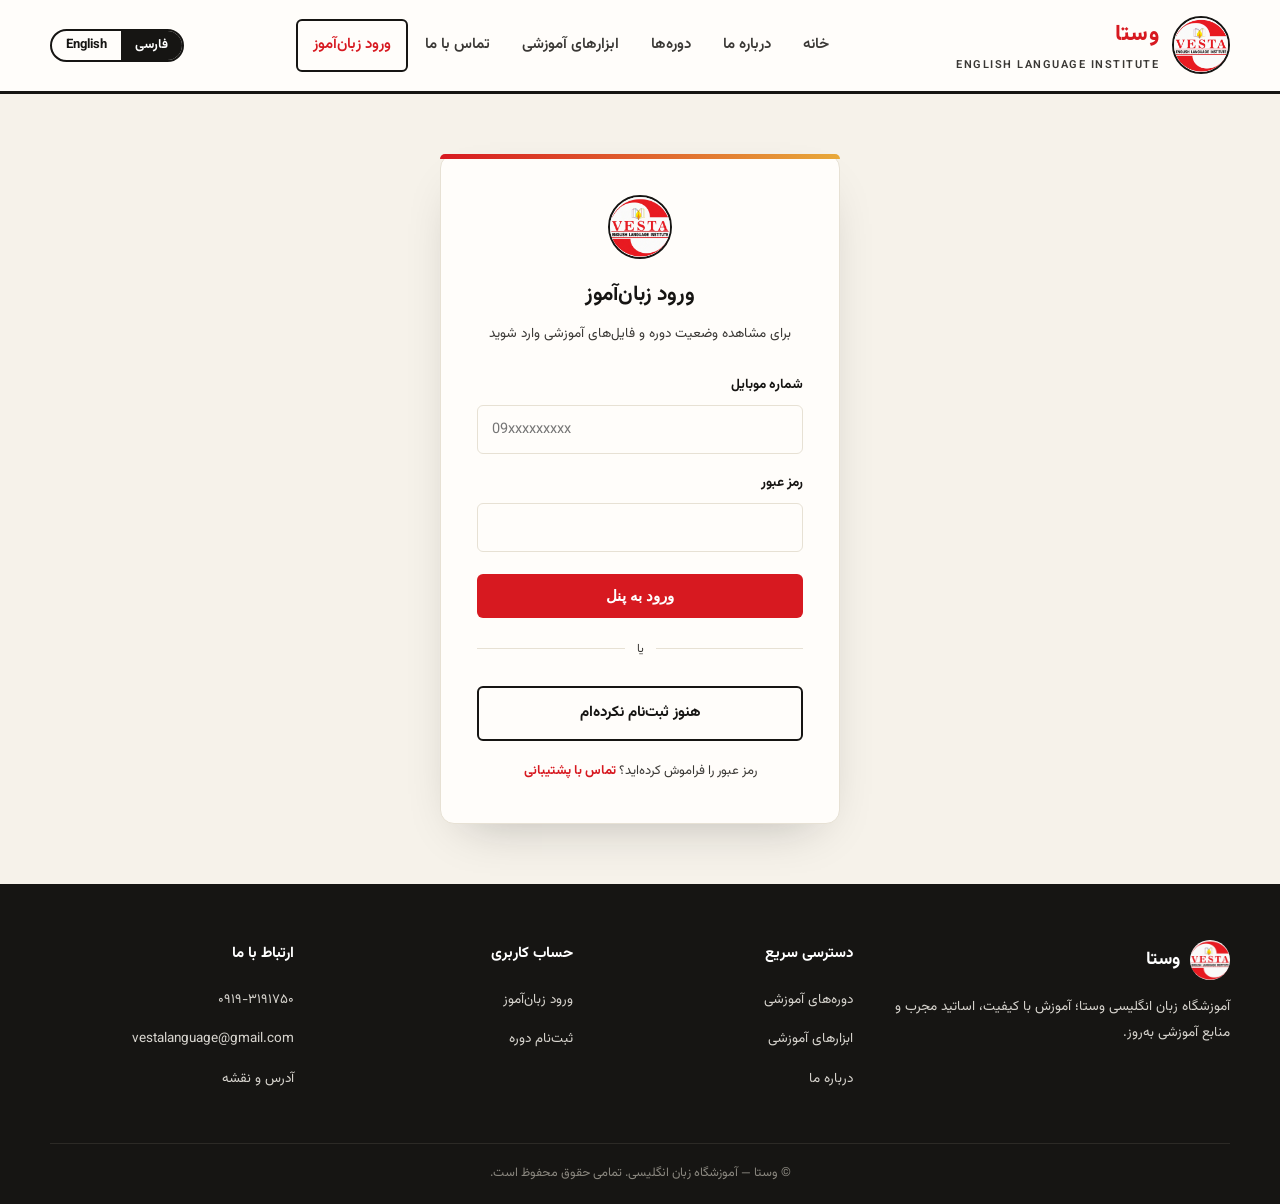
<file: login.html>
<!DOCTYPE html>
<html lang="fa" dir="rtl">
<head>
<meta charset="UTF-8">
<meta name="viewport" content="width=device-width, initial-scale=1.0">
<meta name="description" content="ورود زبان‌آموزان به پنل کاربری وستا" data-i18n-attr="content:k361">
<title data-i18n="k362">ورود زبان‌آموز | وستا</title>
<link rel="icon" type="image/webp" href="images/favicon.webp">
<link rel="preconnect" href="https://fonts.googleapis.com">
<link rel="preconnect" href="https://fonts.gstatic.com" crossorigin>
<link href="https://fonts.googleapis.com/css2?family=Inter:wght@400;500;600;700;800&family=Vazirmatn:wght@400;500;600;700;800&display=swap" rel="stylesheet">
<link rel="stylesheet" href="style.css">
</head>
<body>

<header class="site">
  <div class="wrap nav-row">
    <a class="brand" href="index.html">
      <img src="images/vesta-logo.webp" alt="نشان آموزشگاه وستا" data-i18n-attr="alt:k2">
      <span class="brand-text">
        <strong data-i18n="k4">وستا</strong>
        <small>ENGLISH LANGUAGE INSTITUTE</small>
      </span>
    </a>
    <nav class="primary" id="primaryNav">
      <a href="index.html" data-i18n="k9">خانه</a>
      <a href="about.html" data-i18n="k10">درباره ما</a>
      <a href="courses.html" data-i18n="k11">دوره‌ها</a>
      <a href="tools.html" data-i18n="k12">ابزارهای آموزشی</a>
      <a href="contact.html" data-i18n="k13">تماس با ما</a>
      <a href="login.html" class="btn btn-line current" data-i18n="k14">ورود زبان‌آموز</a>
    </nav>
    <div class="nav-tools">
      <div class="lang-switch" role="group" aria-label="Language / زبان">
        <button type="button" data-lang="fa" lang="fa">فارسی</button>
        <button type="button" data-lang="en" lang="en">English</button>
      </div>
      <button class="burger" id="burgerBtn" aria-label="باز کردن منو" aria-expanded="false" data-i18n-attr="aria-label:k3"><span></span></button>
    </div>
  </div>
</header>

<main>
  <div class="login-shell">
    <div class="login-card">
      <img src="images/vesta-logo.webp" alt="وستا" data-i18n-attr="alt:k4">
      <h2 data-i18n="k14">ورود زبان‌آموز</h2>
      <p class="sub" data-i18n="k363">برای مشاهده وضعیت دوره و فایل‌های آموزشی وارد شوید</p>

      <form id="loginForm">
        <div class="field">
          <label for="l-phone" data-i18n="k364">شماره موبایل</label>
          <input type="tel" id="l-phone" name="phone" placeholder="09xxxxxxxxx" required>
        </div>
        <div class="field">
          <label for="l-pass" data-i18n="k365">رمز عبور</label>
          <input type="password" id="l-pass" name="password" required>
        </div>
        <button type="submit" class="btn btn-fill" data-i18n="k366">ورود به پنل</button>
      </form>

      <div class="divider-or" data-i18n="k367">یا</div>
      <a href="contact.html#register" class="btn btn-line" style="width:100%" data-i18n="k368">هنوز ثبت‌نام نکرده‌ام</a>

      <p class="login-alt"><span data-i18n="k369">رمز عبور را فراموش کرده‌اید؟</span> <a href="contact.html" data-i18n="k370">تماس با پشتیبانی</a></p>
    </div>
  </div>
</main>

<footer>
  <div class="wrap footer-grid">
    <div>
      <div class="footer-brand">
        <img src="images/vesta-logo.webp" alt="وستا" data-i18n-attr="alt:k4">
        <strong data-i18n="k4">وستا</strong>
      </div>
      <p data-i18n="k110">آموزشگاه زبان انگلیسی وستا؛ آموزش با کیفیت، اساتید مجرب و منابع آموزشی به‌روز.</p>
    </div>
    <div>
      <h4 data-i18n="k111">دسترسی سریع</h4>
      <ul>
        <li><a href="courses.html" data-i18n="k29">دوره‌های آموزشی</a></li>
        <li><a href="tools.html" data-i18n="k12">ابزارهای آموزشی</a></li>
        <li><a href="about.html" data-i18n="k10">درباره ما</a></li>
      </ul>
    </div>
    <div>
      <h4 data-i18n="k112">حساب کاربری</h4>
      <ul>
        <li><a href="login.html" data-i18n="k14">ورود زبان‌آموز</a></li>
        <li><a href="contact.html#register" data-i18n="k35">ثبت‌نام دوره</a></li>
      </ul>
    </div>
    <div>
      <h4 data-i18n="k113">ارتباط با ما</h4>
      <ul>
        <li><a href="tel:+989193191750" data-i18n="k114">۰۹۱۹-۳۱۹۱۷۵۰</a></li>
        <li><a href="mailto:vestalanguage@gmail.com">vestalanguage@gmail.com</a></li>
        <li><a href="contact.html" data-i18n="k115">آدرس و نقشه</a></li>
      </ul>
    </div>
  </div>
  <div class="copyright" data-i18n="k116">© وستا — آموزشگاه زبان انگلیسی. تمامی حقوق محفوظ است.</div>
</footer>

<script src="lang.js"></script>
<script>
  const burger = document.getElementById('burgerBtn');
  const nav = document.getElementById('primaryNav');
  burger.addEventListener('click', () => {
    const isOpen = nav.classList.toggle('open');
    burger.setAttribute('aria-expanded', isOpen);
  });

  document.getElementById('loginForm').addEventListener('submit', function(e){
    e.preventDefault();
    alert(L('پنل زبان‌آموز هنوز راه‌اندازی نشده است. این صفحه فعلاً نمایشی است.',
            'The student portal has not launched yet. This page is a preview for now.'));
  });
</script>

</body>
</html>
</file>
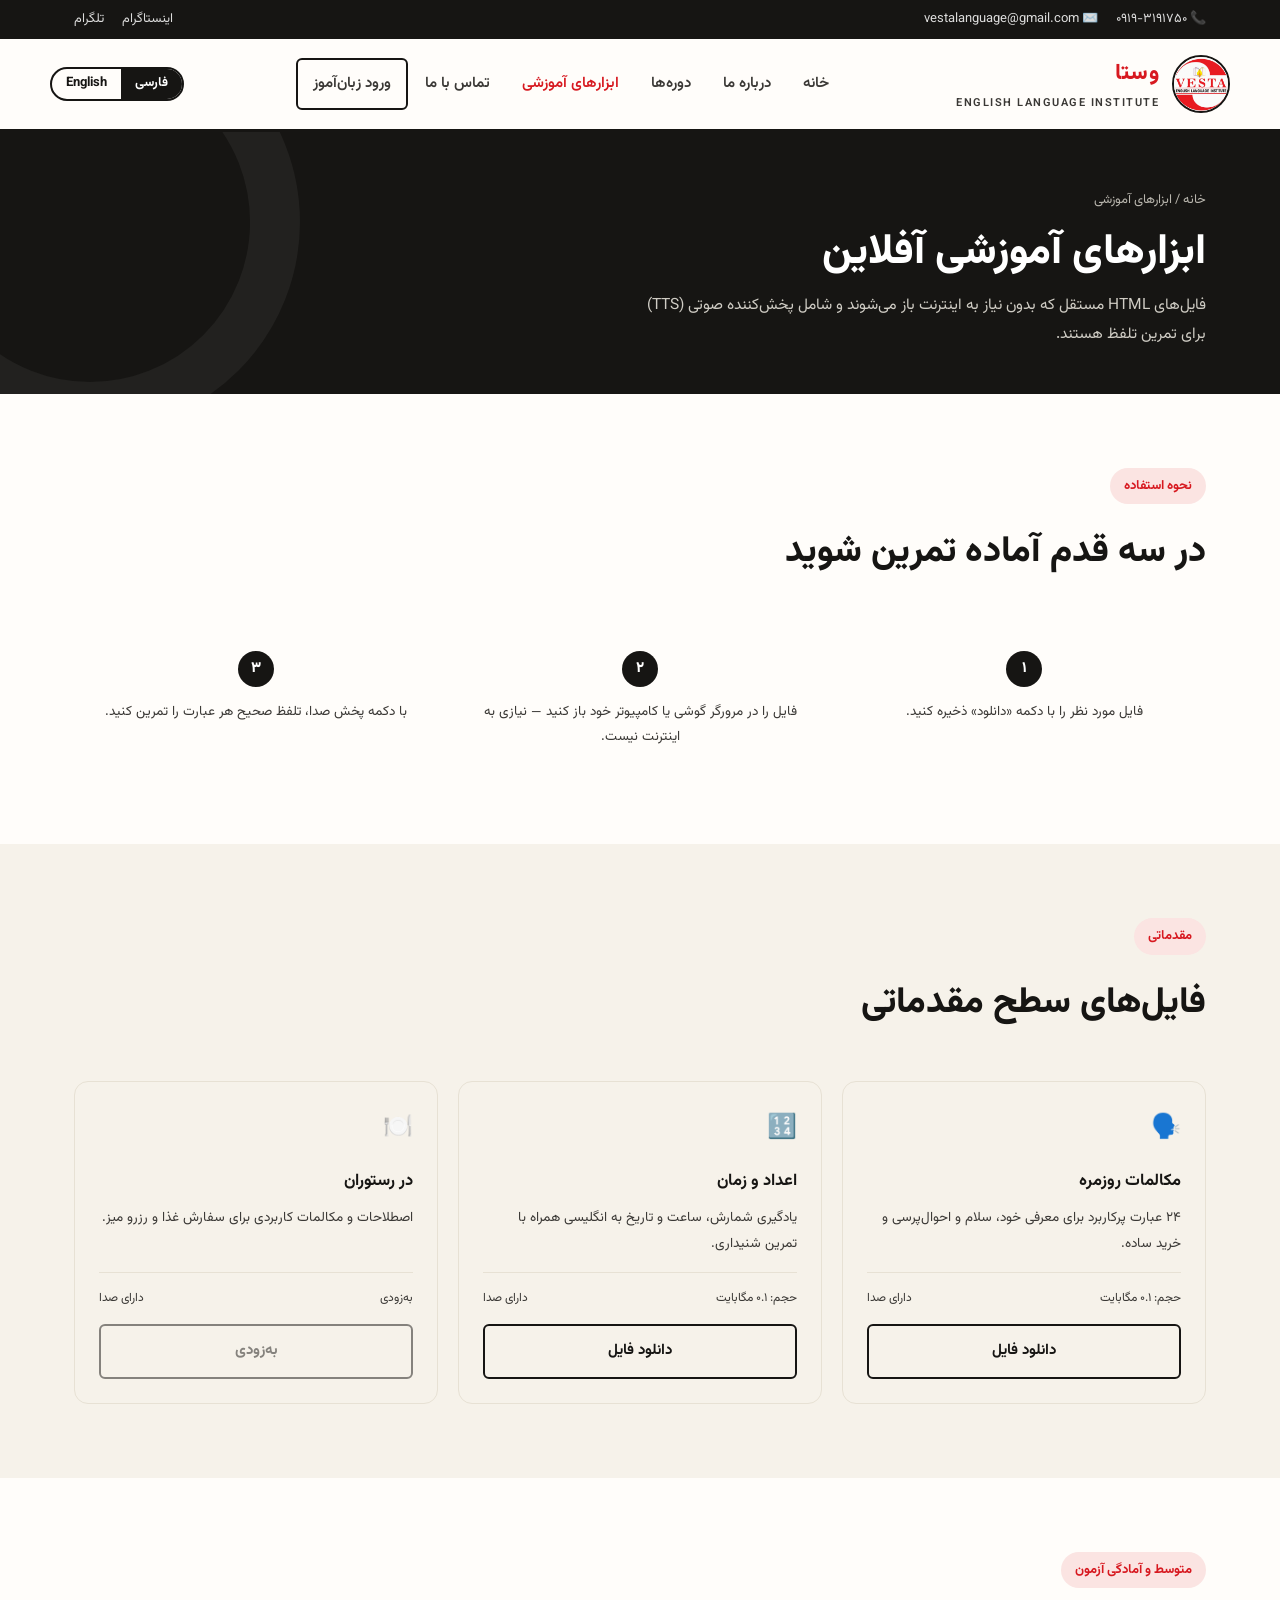
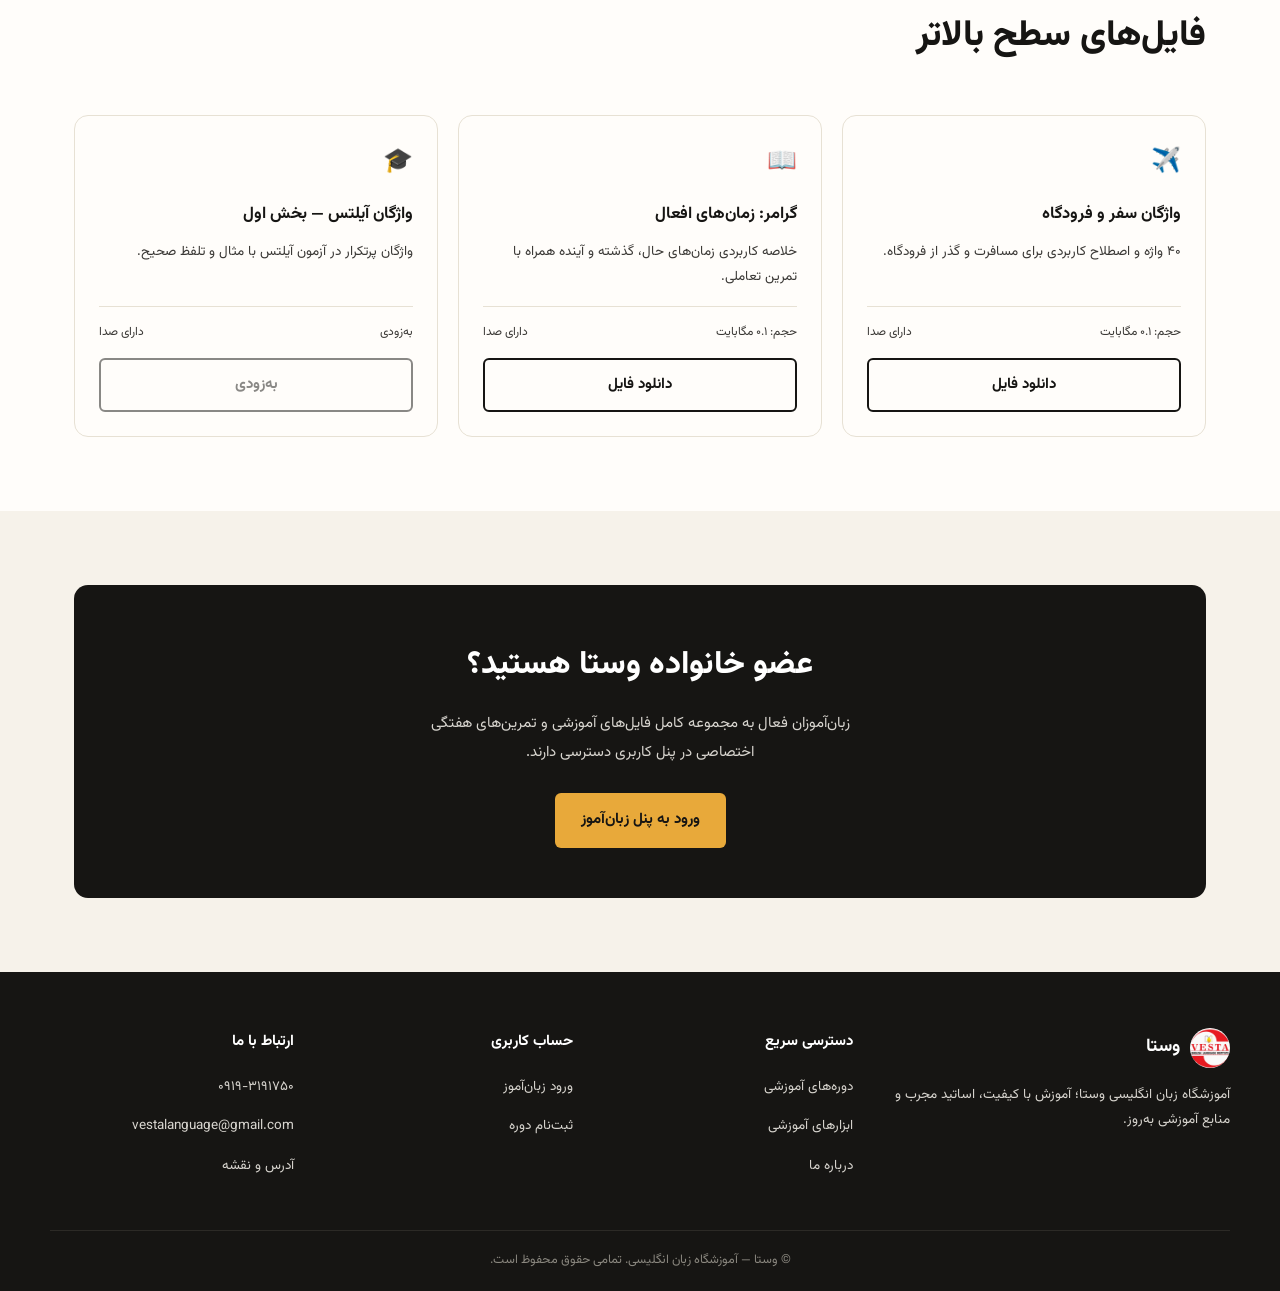
<file: tools.html>
<!DOCTYPE html>
<html lang="fa" dir="rtl">
<head>
<meta charset="UTF-8">
<meta name="viewport" content="width=device-width, initial-scale=1.0">
<meta name="description" content="فایل‌های آموزشی آفلاین زبان انگلیسی با پخش صدا — آموزشگاه زبان وستا" data-i18n-attr="content:k371">
<title data-i18n="k372">ابزارهای آموزشی | وستا</title>
<link rel="icon" type="image/webp" href="images/favicon.webp">
<link rel="preconnect" href="https://fonts.googleapis.com">
<link rel="preconnect" href="https://fonts.gstatic.com" crossorigin>
<link href="https://fonts.googleapis.com/css2?family=Inter:wght@400;500;600;700;800&family=Vazirmatn:wght@400;500;600;700;800&display=swap" rel="stylesheet">
<link rel="stylesheet" href="style.css">
</head>
<body>

<div class="masthead">
  <div class="wrap">
    <div class="contact-bits">
      <a href="tel:+989193191750" data-i18n="k6">📞 ۰۹۱۹-۳۱۹۱۷۵۰</a>
      <a href="mailto:vestalanguage@gmail.com">✉️ vestalanguage@gmail.com</a>
    </div>
    <div class="contact-bits">
      <a href="#" data-i18n="k7">اینستاگرام</a>
      <a href="#" data-i18n="k8">تلگرام</a>
    </div>
  </div>
</div>

<header class="site">
  <div class="wrap nav-row">
    <a class="brand" href="index.html">
      <img src="images/vesta-logo.webp" alt="نشان آموزشگاه وستا" data-i18n-attr="alt:k2">
      <span class="brand-text">
        <strong data-i18n="k4">وستا</strong>
        <small>ENGLISH LANGUAGE INSTITUTE</small>
      </span>
    </a>
    <nav class="primary" id="primaryNav">
      <a href="index.html" data-i18n="k9">خانه</a>
      <a href="about.html" data-i18n="k10">درباره ما</a>
      <a href="courses.html" data-i18n="k11">دوره‌ها</a>
      <a href="tools.html" class="current" data-i18n="k12">ابزارهای آموزشی</a>
      <a href="contact.html" data-i18n="k13">تماس با ما</a>
      <a href="login.html" class="btn btn-line" data-i18n="k14">ورود زبان‌آموز</a>
    </nav>
    <div class="nav-tools">
      <div class="lang-switch" role="group" aria-label="Language / زبان">
        <button type="button" data-lang="fa" lang="fa">فارسی</button>
        <button type="button" data-lang="en" lang="en">English</button>
      </div>
      <button class="burger" id="burgerBtn" aria-label="باز کردن منو" aria-expanded="false" data-i18n-attr="aria-label:k3"><span></span></button>
    </div>
  </div>
</header>

<div class="page-header">
  <div class="wrap">
    <div class="breadcrumb"><a href="index.html" data-i18n="k9">خانه</a> / <span data-i18n="k12">ابزارهای آموزشی</span></div>
    <h1 data-i18n="k71">ابزارهای آموزشی آفلاین</h1>
    <p data-i18n="k373">فایل‌های HTML مستقل که بدون نیاز به اینترنت باز می‌شوند و شامل پخش‌کننده صوتی (TTS) برای تمرین تلفظ هستند.</p>
  </div>
</div>

<main>
  <section>
    <div class="wrap">
      <div class="section-head">
        <span class="kicker" data-i18n="k374">نحوه استفاده</span>
        <h2 data-i18n="k375">در سه قدم آماده تمرین شوید</h2>
      </div>
      <div class="howto-strip">
        <div class="howto-step">
          <div class="n" data-i18n="k376">۱</div>
          <p data-i18n="k377">فایل مورد نظر را با دکمه «دانلود» ذخیره کنید.</p>
        </div>
        <div class="howto-step">
          <div class="n" data-i18n="k378">۲</div>
          <p data-i18n="k379">فایل را در مرورگر گوشی یا کامپیوتر خود باز کنید — نیازی به اینترنت نیست.</p>
        </div>
        <div class="howto-step">
          <div class="n" data-i18n="k380">۳</div>
          <p data-i18n="k381">با دکمه پخش صدا، تلفظ صحیح هر عبارت را تمرین کنید.</p>
        </div>
      </div>
    </div>
  </section>

  <section class="alt">
    <div class="wrap">
      <div class="section-head">
        <span class="kicker" data-i18n="k382">مقدماتی</span>
        <h2 data-i18n="k383">فایل‌های سطح مقدماتی</h2>
      </div>
      <div class="tool-grid">
        <div class="tool-card">
          <div class="ic">🗣️</div>
          <h3 data-i18n="k384">مکالمات روزمره</h3>
          <p data-i18n="k385">۲۴ عبارت پرکاربرد برای معرفی خود، سلام و احوال‌پرسی و خرید ساده.</p>
          <div class="meta-line"><span data-i18n="k386">حجم: ۰.۱ مگابایت</span><span data-i18n="k78">دارای صدا</span></div>
          <a href="offline-tools/mokalemat-rozmarreh.html" download class="btn btn-line" data-i18n="k387">دانلود فایل</a>
        </div>

        <div class="tool-card">
          <div class="ic">🔢</div>
          <h3 data-i18n="k388">اعداد و زمان</h3>
          <p data-i18n="k389">یادگیری شمارش، ساعت و تاریخ به انگلیسی همراه با تمرین شنیداری.</p>
          <div class="meta-line"><span data-i18n="k386">حجم: ۰.۱ مگابایت</span><span data-i18n="k78">دارای صدا</span></div>
          <a href="offline-tools/adad-zaman.html" download class="btn btn-line" data-i18n="k387">دانلود فایل</a>
        </div>

        <div class="tool-card">
          <div class="ic">🍽️</div>
          <h3 data-i18n="k390">در رستوران</h3>
          <p data-i18n="k391">اصطلاحات و مکالمات کاربردی برای سفارش غذا و رزرو میز.</p>
          <div class="meta-line"><span data-i18n="k392">به‌زودی</span><span data-i18n="k78">دارای صدا</span></div>
          <a href="#" class="btn btn-line" style="opacity:.5;pointer-events:none" data-i18n="k392">به‌زودی</a>
        </div>

      </div>
    </div>
  </section>

  <section>
    <div class="wrap">
      <div class="section-head">
        <span class="kicker" data-i18n="k393">متوسط و آمادگی آزمون</span>
        <h2 data-i18n="k394">فایل‌های سطح بالاتر</h2>
      </div>
      <div class="tool-grid">
        <div class="tool-card">
          <div class="ic">✈️</div>
          <h3 data-i18n="k79">واژگان سفر و فرودگاه</h3>
          <p data-i18n="k395">۴۰ واژه و اصطلاح کاربردی برای مسافرت و گذر از فرودگاه.</p>
          <div class="meta-line"><span data-i18n="k386">حجم: ۰.۱ مگابایت</span><span data-i18n="k78">دارای صدا</span></div>
          <a href="offline-tools/vazhegan-safar.html" download class="btn btn-line" data-i18n="k387">دانلود فایل</a>
        </div>

        <div class="tool-card">
          <div class="ic">📖</div>
          <h3 data-i18n="k81">گرامر: زمان‌های افعال</h3>
          <p data-i18n="k396">خلاصه کاربردی زمان‌های حال، گذشته و آینده همراه با تمرین تعاملی.</p>
          <div class="meta-line"><span data-i18n="k386">حجم: ۰.۱ مگابایت</span><span data-i18n="k78">دارای صدا</span></div>
          <a href="offline-tools/geramer-zamanha.html" download class="btn btn-line" data-i18n="k387">دانلود فایل</a>
        </div>

        <div class="tool-card">
          <div class="ic">🎓</div>
          <h3 data-i18n="k397">واژگان آیلتس — بخش اول</h3>
          <p data-i18n="k398">واژگان پرتکرار در آزمون آیلتس با مثال و تلفظ صحیح.</p>
          <div class="meta-line"><span data-i18n="k392">به‌زودی</span><span data-i18n="k78">دارای صدا</span></div>
          <a href="#" class="btn btn-line" style="opacity:.5;pointer-events:none" data-i18n="k392">به‌زودی</a>
        </div>

      </div>
    </div>
  </section>

  <section class="alt">
    <div class="wrap">
      <div class="portal-box">
        <h2 data-i18n="k399">عضو خانواده وستا هستید؟</h2>
        <p data-i18n="k400">زبان‌آموزان فعال به مجموعه کامل فایل‌های آموزشی و تمرین‌های هفتگی اختصاصی در پنل کاربری دسترسی دارند.</p>
        <a href="login.html" class="btn btn-fill" data-i18n="k401">ورود به پنل زبان‌آموز</a>
      </div>
    </div>
  </section>
</main>

<footer>
  <div class="wrap footer-grid">
    <div>
      <div class="footer-brand">
        <img src="images/vesta-logo.webp" alt="وستا" data-i18n-attr="alt:k4">
        <strong data-i18n="k4">وستا</strong>
      </div>
      <p data-i18n="k110">آموزشگاه زبان انگلیسی وستا؛ آموزش با کیفیت، اساتید مجرب و منابع آموزشی به‌روز.</p>
    </div>
    <div>
      <h4 data-i18n="k111">دسترسی سریع</h4>
      <ul>
        <li><a href="courses.html" data-i18n="k29">دوره‌های آموزشی</a></li>
        <li><a href="tools.html" data-i18n="k12">ابزارهای آموزشی</a></li>
        <li><a href="about.html" data-i18n="k10">درباره ما</a></li>
      </ul>
    </div>
    <div>
      <h4 data-i18n="k112">حساب کاربری</h4>
      <ul>
        <li><a href="login.html" data-i18n="k14">ورود زبان‌آموز</a></li>
        <li><a href="contact.html#register" data-i18n="k35">ثبت‌نام دوره</a></li>
      </ul>
    </div>
    <div>
      <h4 data-i18n="k113">ارتباط با ما</h4>
      <ul>
        <li><a href="tel:+989193191750" data-i18n="k114">۰۹۱۹-۳۱۹۱۷۵۰</a></li>
        <li><a href="mailto:vestalanguage@gmail.com">vestalanguage@gmail.com</a></li>
        <li><a href="contact.html" data-i18n="k115">آدرس و نقشه</a></li>
      </ul>
    </div>
  </div>
  <div class="copyright" data-i18n="k116">© وستا — آموزشگاه زبان انگلیسی. تمامی حقوق محفوظ است.</div>
</footer>

<script src="lang.js"></script>
<script>
  const burger = document.getElementById('burgerBtn');
  const nav = document.getElementById('primaryNav');
  burger.addEventListener('click', () => {
    const isOpen = nav.classList.toggle('open');
    burger.setAttribute('aria-expanded', isOpen);
  });
</script>

</body>
</html>
</file>
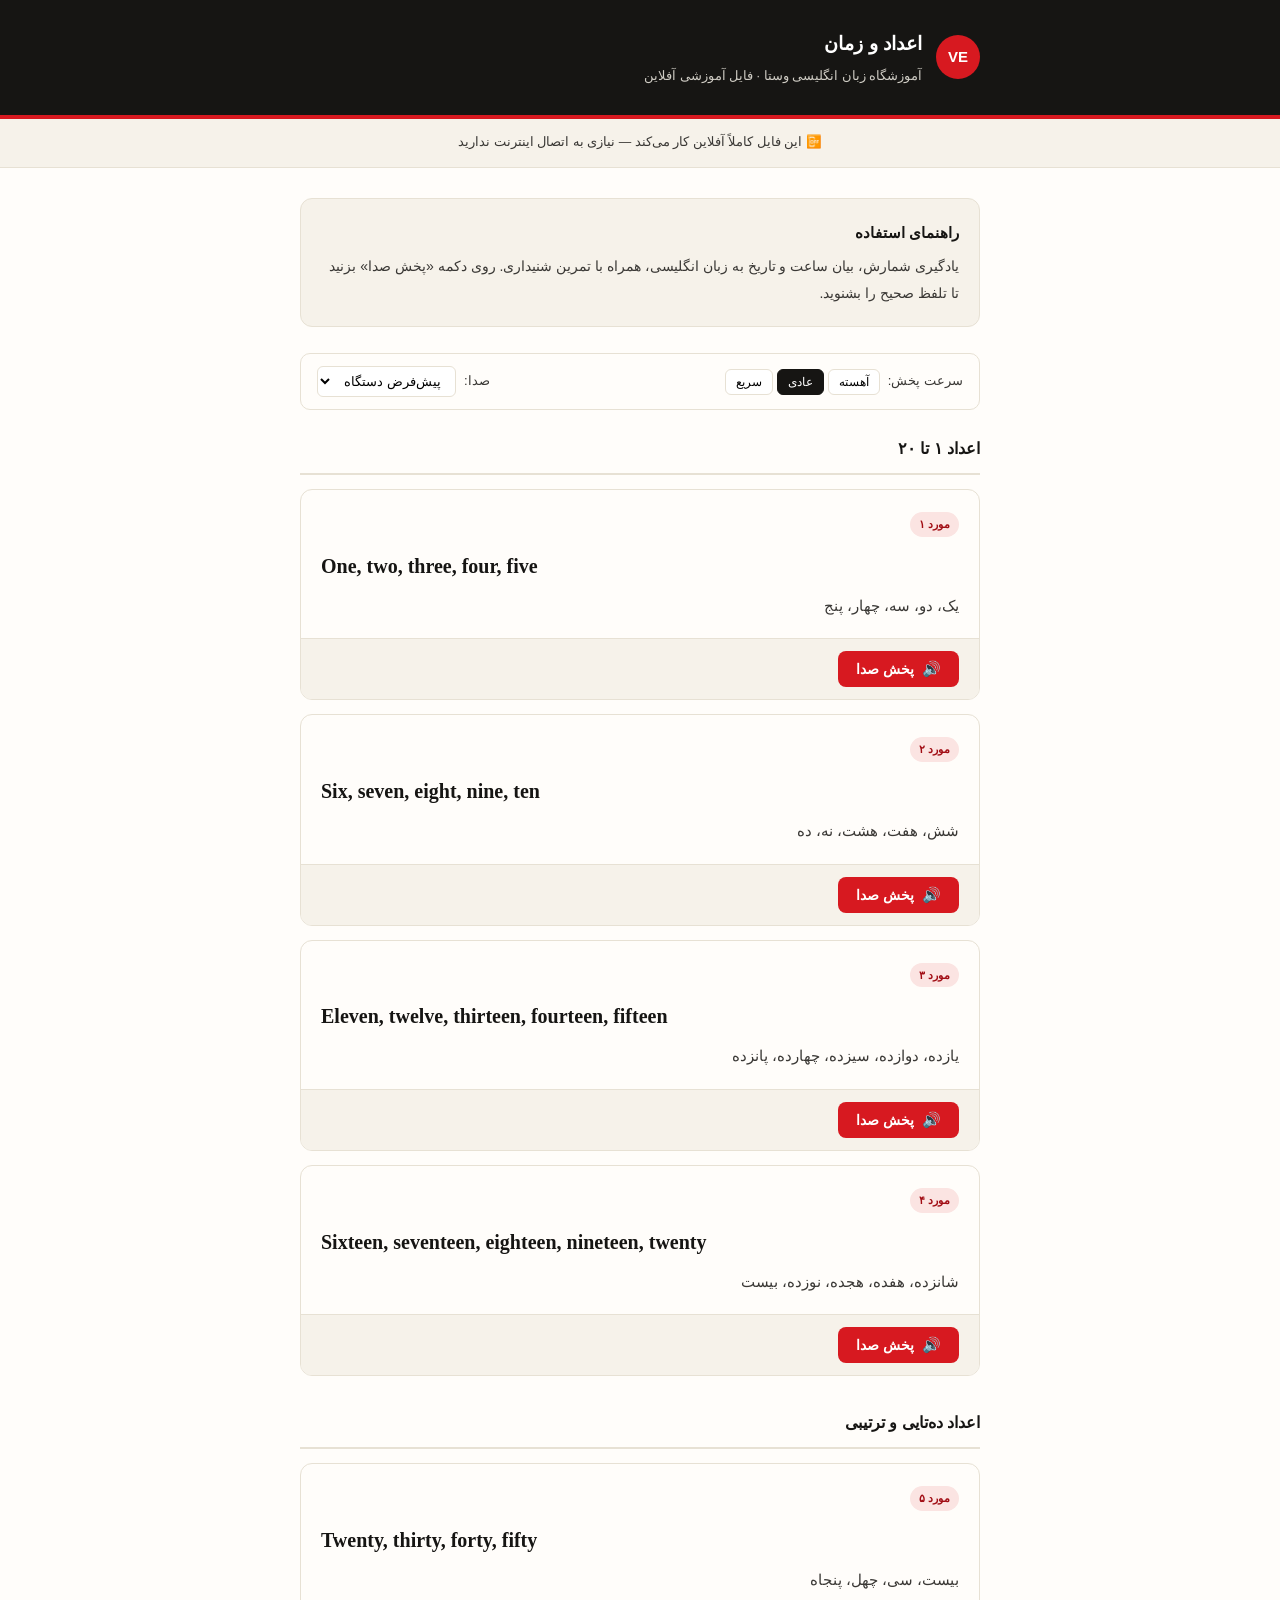
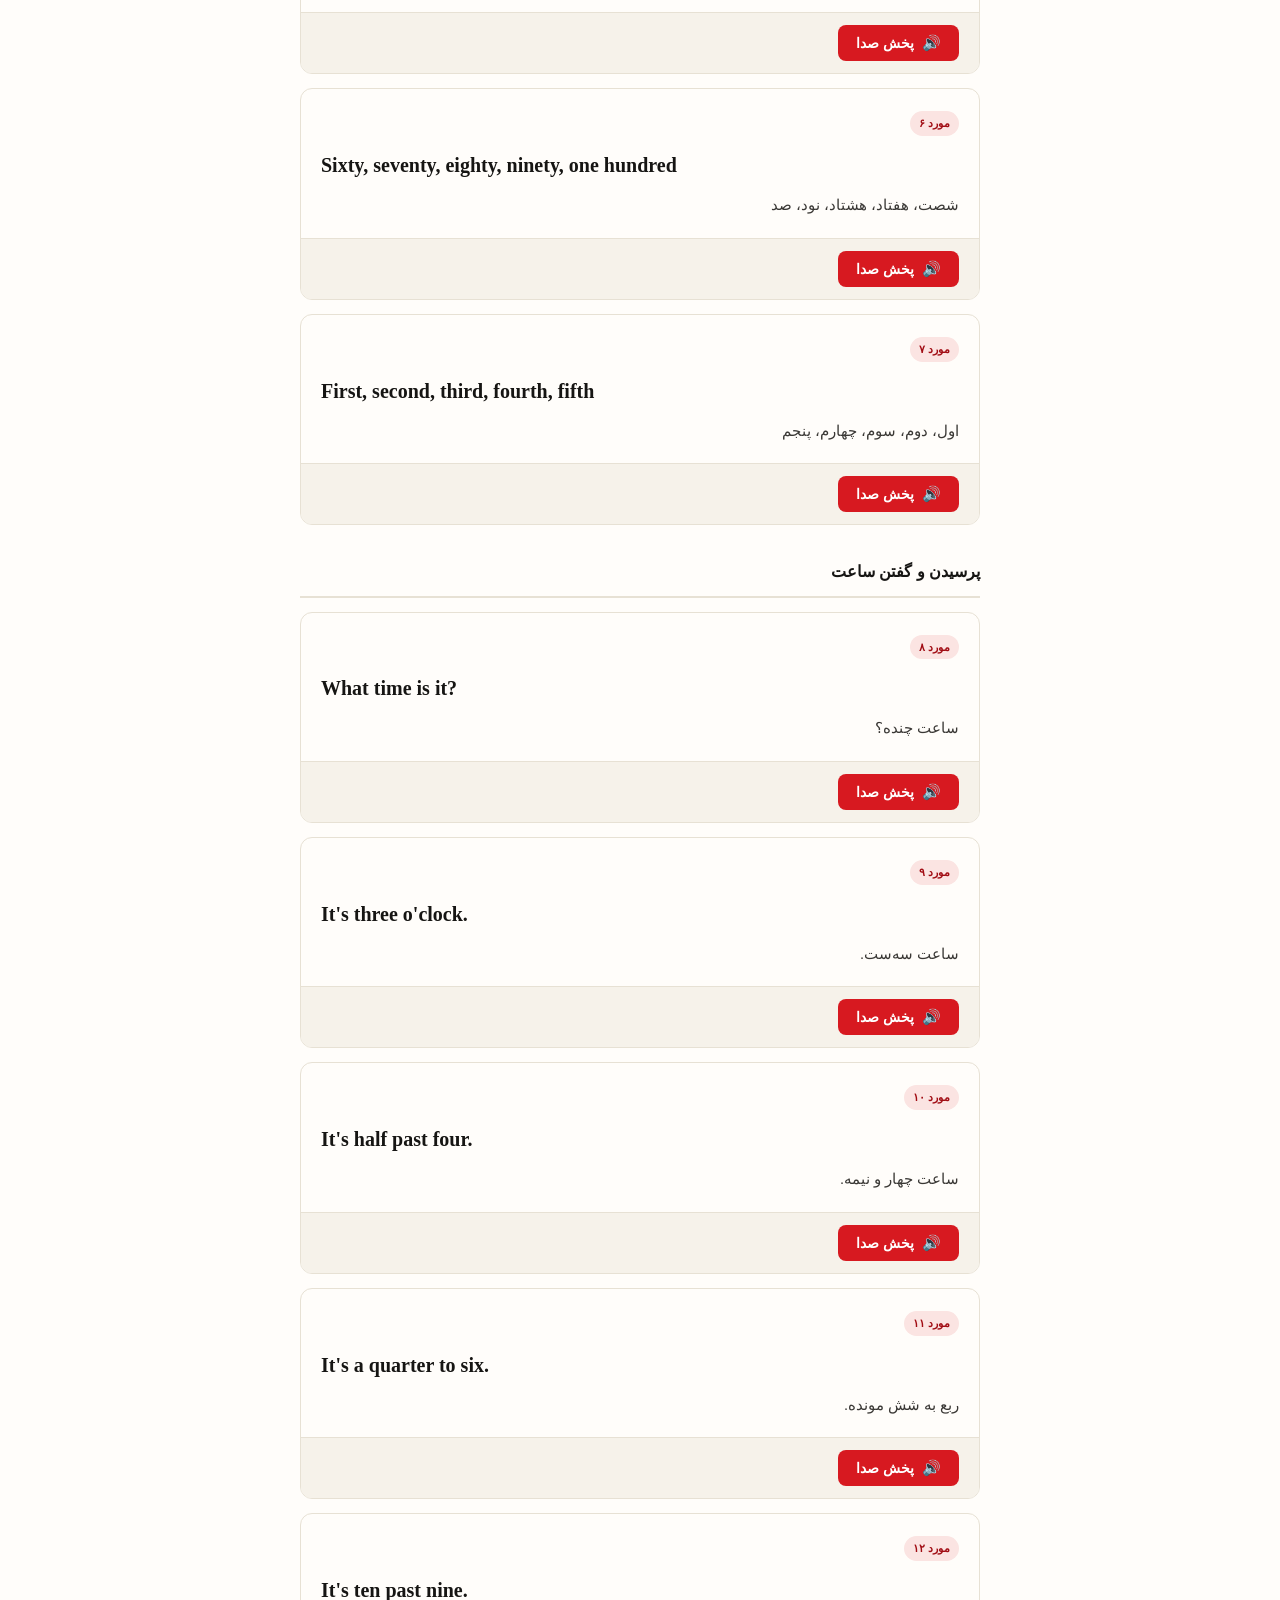
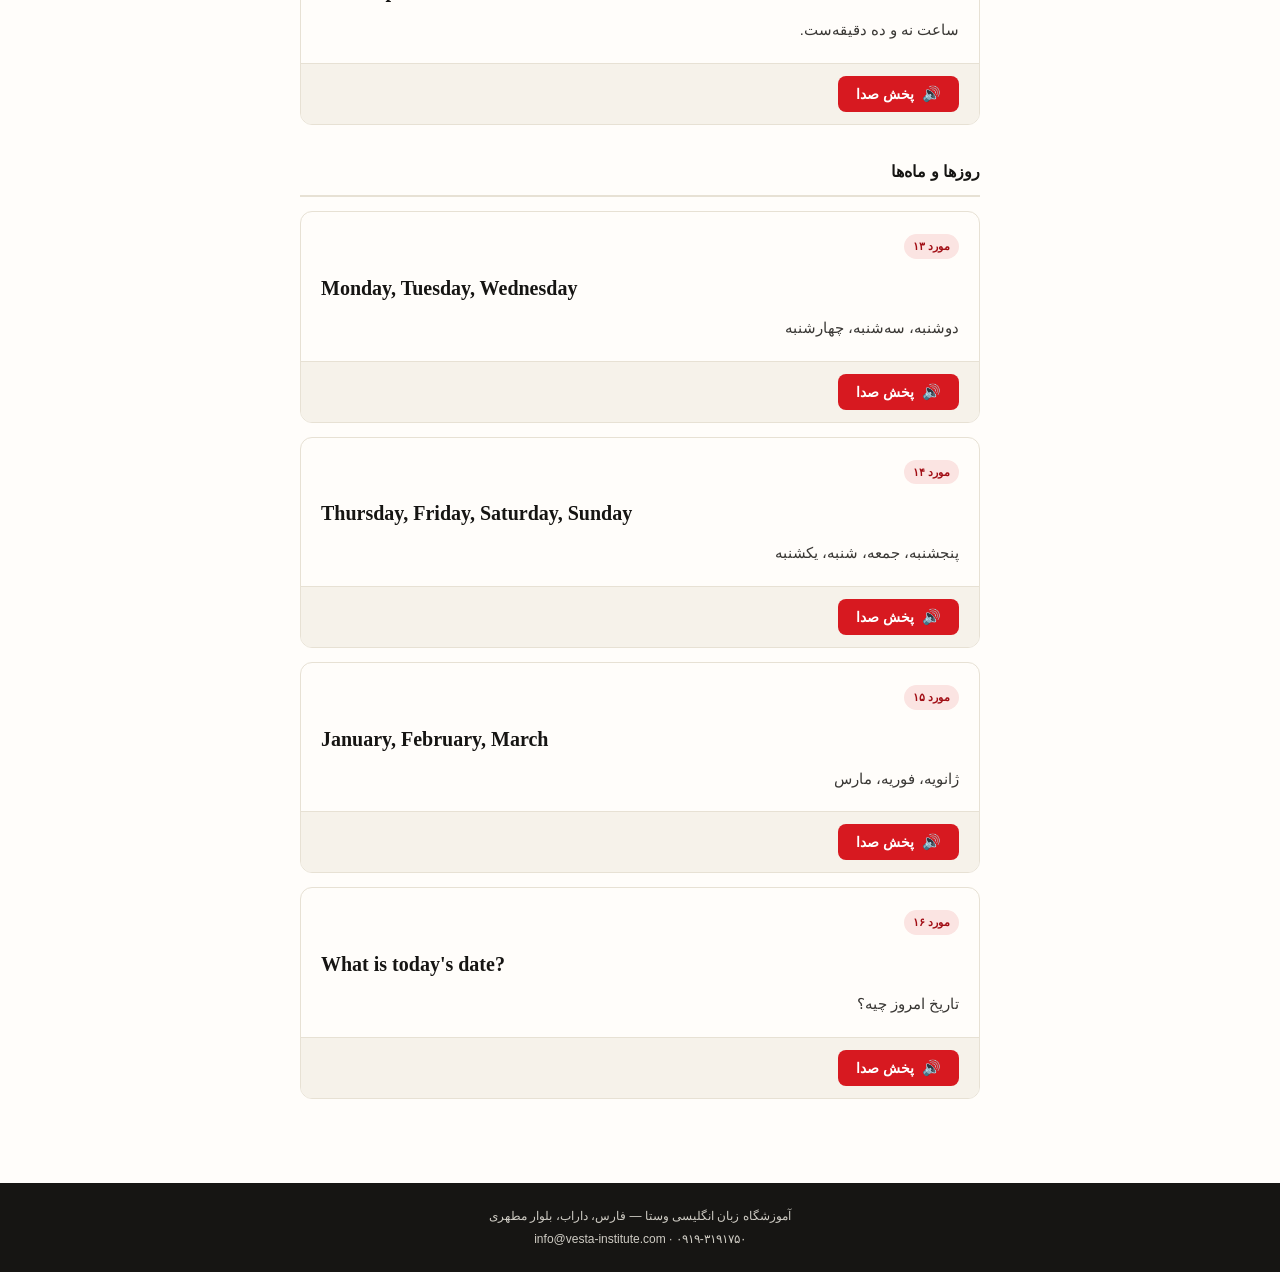
<file: offline-tools/adad-zaman.html>
<!DOCTYPE html>
<html lang="fa" dir="rtl">
<head>
<meta charset="UTF-8">
<meta name="viewport" content="width=device-width, initial-scale=1.0">
<title>اعداد و زمان | وستا</title>
<style>
  :root{
    --red:#d71920; --red-deep:#a10d14; --ink:#161513; --ink-soft:#3a3835;
    --paper:#fffdfa; --sand:#f6f2ea; --line:#e7e1d4; --gold:#e8a93a;
  }
  *{box-sizing:border-box;margin:0;padding:0}
  body{
    font-family:Tahoma,'Vazirmatn',Arial,sans-serif;
    background:var(--paper);color:var(--ink);line-height:1.9;
    -webkit-font-smoothing:antialiased;
  }
  .wrap{max-width:720px;margin:0 auto;padding:0 20px}
  header{background:var(--ink);color:#fff;padding:26px 0;border-bottom:4px solid var(--red)}
  header .wrap{display:flex;align-items:center;gap:14px}
  header .badge{
    width:44px;height:44px;border-radius:50%;background:var(--red);
    display:flex;align-items:center;justify-content:center;font-weight:800;
    font-size:15px;flex-shrink:0;
  }
  header h1{font-size:19px;margin-bottom:3px}
  header p{font-size:12.5px;color:#cfccc4}
  .offline-note{
    background:var(--sand);border-bottom:1px solid var(--line);
    padding:12px 0;font-size:12.5px;color:var(--ink-soft);text-align:center;
  }
  main{padding:30px 0 70px}
  .intro{
    background:var(--sand);border:1px solid var(--line);border-radius:12px;
    padding:20px;margin-bottom:26px;font-size:14px;color:var(--ink-soft);
  }
  .intro strong{color:var(--ink);display:block;margin-bottom:6px;font-size:15px}
  .controls-bar{
    display:flex;gap:10px;margin-bottom:24px;flex-wrap:wrap;
    align-items:center;justify-content:space-between;
    background:var(--paper);border:1px solid var(--line);border-radius:10px;padding:12px 16px;
  }
  .controls-bar label{font-size:13px;color:var(--ink-soft);display:flex;align-items:center;gap:8px}
  .controls-bar select{
    padding:6px 10px;border:1.5px solid var(--line);border-radius:6px;
    font-family:inherit;font-size:13px;background:#fff;
  }
  .speed-btns{display:flex;gap:4px}
  .speed-btn{
    padding:5px 10px;border:1.5px solid var(--line);border-radius:6px;
    background:#fff;font-size:12px;cursor:pointer;font-family:inherit;
  }
  .speed-btn.active{background:var(--ink);color:#fff;border-color:var(--ink)}
  .section-title{
    font-size:16px;font-weight:700;margin:32px 0 14px;padding-bottom:8px;
    border-bottom:2px solid var(--line);
  }
  .section-title:first-child{margin-top:0}
  .phrase-card{
    border:1px solid var(--line);border-radius:12px;margin-bottom:14px;
    overflow:hidden;background:var(--paper);
  }
  .phrase-num{
    display:inline-block;font-size:11px;font-weight:700;color:var(--red-deep);
    background:#fbe4e2;padding:2px 9px;border-radius:20px;margin-bottom:10px;
  }
  .phrase-body{padding:18px 20px}
  .phrase-en{
    font-family:Georgia,'Times New Roman',serif;
    font-size:20px;font-weight:600;color:var(--ink);margin-bottom:8px;
    direction:ltr;text-align:left;
  }
  .phrase-fa{font-size:14.5px;color:var(--ink-soft)}
  .phrase-actions{
    display:flex;align-items:center;gap:10px;padding:12px 20px;
    background:var(--sand);border-top:1px solid var(--line);
  }
  .play-btn{
    display:flex;align-items:center;gap:8px;background:var(--red);color:#fff;
    border:none;border-radius:8px;padding:9px 18px;font-family:inherit;
    font-size:13.5px;font-weight:700;cursor:pointer;transition:.15s;
  }
  .play-btn:hover{background:var(--red-deep)}
  .play-btn:disabled{background:#b9b6ae;cursor:default}
  .play-btn .icon{font-size:15px}
  .status-text{font-size:12px;color:var(--ink-soft)}
  footer{background:var(--ink);color:#cfccc4;text-align:center;padding:22px 20px;font-size:12px}
  .no-support{
    display:none;background:#fff3cd;border:1px solid #ffe3a3;color:#7a5c00;
    padding:14px 18px;border-radius:10px;margin-bottom:20px;font-size:13.5px;
  }
</style>
</head>
<body>

<header>
  <div class="wrap">
    <div class="badge">VE</div>
    <div>
      <h1>اعداد و زمان</h1>
      <p>آموزشگاه زبان انگلیسی وستا · فایل آموزشی آفلاین</p>
    </div>
  </div>
</header>

<div class="offline-note">📴 این فایل کاملاً آفلاین کار می‌کند — نیازی به اتصال اینترنت ندارید</div>

<main>
  <div class="wrap">
    <div class="no-support" id="noSupport">
      مرورگر شما از پخش صدا پشتیبانی نمی‌کند. متن را می‌توانید مطالعه کنید، اما دکمه پخش صدا کار نخواهد کرد.
    </div>

    <div class="intro">
      <strong>راهنمای استفاده</strong>
      یادگیری شمارش، بیان ساعت و تاریخ به زبان انگلیسی، همراه با تمرین شنیداری. روی دکمه «پخش صدا» بزنید تا تلفظ صحیح را بشنوید.
    </div>

    <div class="controls-bar">
      <label>
        سرعت پخش:
        <span class="speed-btns">
          <button class="speed-btn" data-rate="0.7">آهسته</button>
          <button class="speed-btn active" data-rate="1">عادی</button>
          <button class="speed-btn" data-rate="1.3">سریع</button>
        </span>
      </label>
      <label>
        صدا:
        <select id="voiceSelect"></select>
      </label>
    </div>

    <div id="phraseList"></div>
  </div>
</main>

<footer>
  آموزشگاه زبان انگلیسی وستا — فارس، داراب، بلوار مطهری<br>
  ۰۹۱۹-۳۱۹۱۷۵۰ · info@vesta-institute.com
</footer>

<script>
  const sections = [
    {
      title: "اعداد ۱ تا ۲۰",
      items: [
        { en: "One, two, three, four, five", fa: "یک، دو، سه، چهار، پنج" },
        { en: "Six, seven, eight, nine, ten", fa: "شش، هفت، هشت، نه، ده" },
        { en: "Eleven, twelve, thirteen, fourteen, fifteen", fa: "یازده، دوازده، سیزده، چهارده، پانزده" },
        { en: "Sixteen, seventeen, eighteen, nineteen, twenty", fa: "شانزده، هفده، هجده، نوزده، بیست" },
      ]
    },
    {
      title: "اعداد ده‌تایی و ترتیبی",
      items: [
        { en: "Twenty, thirty, forty, fifty", fa: "بیست، سی، چهل، پنجاه" },
        { en: "Sixty, seventy, eighty, ninety, one hundred", fa: "شصت، هفتاد، هشتاد، نود، صد" },
        { en: "First, second, third, fourth, fifth", fa: "اول، دوم، سوم، چهارم، پنجم" },
      ]
    },
    {
      title: "پرسیدن و گفتن ساعت",
      items: [
        { en: "What time is it?", fa: "ساعت چنده؟" },
        { en: "It's three o'clock.", fa: "ساعت سه‌ست." },
        { en: "It's half past four.", fa: "ساعت چهار و نیمه." },
        { en: "It's a quarter to six.", fa: "ربع به شش مونده." },
        { en: "It's ten past nine.", fa: "ساعت نه و ده دقیقه‌ست." },
      ]
    },
    {
      title: "روزها و ماه‌ها",
      items: [
        { en: "Monday, Tuesday, Wednesday", fa: "دوشنبه، سه‌شنبه، چهارشنبه" },
        { en: "Thursday, Friday, Saturday, Sunday", fa: "پنجشنبه، جمعه، شنبه، یکشنبه" },
        { en: "January, February, March", fa: "ژانویه، فوریه، مارس" },
        { en: "What is today's date?", fa: "تاریخ امروز چیه؟" },
      ]
    }
  ];

  const listEl = document.getElementById('phraseList');
  let counter = 0;
  sections.forEach(section => {
    const h = document.createElement('div');
    h.className = 'section-title';
    h.textContent = section.title;
    listEl.appendChild(h);

    section.items.forEach(p => {
      counter++;
      const card = document.createElement('div');
      card.className = 'phrase-card';
      card.innerHTML = `
        <div class="phrase-body">
          <span class="phrase-num">مورد ${toFa(counter)}</span>
          <div class="phrase-en">${p.en}</div>
          <div class="phrase-fa">${p.fa}</div>
        </div>
        <div class="phrase-actions">
          <button class="play-btn" data-text="${p.en.replace(/"/g,'&quot;')}">
            <span class="icon">🔊</span> پخش صدا
          </button>
          <span class="status-text"></span>
        </div>
      `;
      listEl.appendChild(card);
    });
  });

  function toFa(n){
    const digits = ['۰','۱','۲','۳','۴','۵','۶','۷','۸','۹'];
    return String(n).split('').map(d => digits[d]).join('');
  }

  let currentRate = 1;
  let voices = [];
  const voiceSelect = document.getElementById('voiceSelect');

  function loadVoices(){
    voices = speechSynthesis.getVoices().filter(v => v.lang.startsWith('en'));
    voiceSelect.innerHTML = '';
    if(voices.length === 0){
      const opt = document.createElement('option');
      opt.textContent = 'پیش‌فرض دستگاه';
      voiceSelect.appendChild(opt);
      return;
    }
    voices.forEach((v, i) => {
      const opt = document.createElement('option');
      opt.value = i;
      opt.textContent = v.name + ' (' + v.lang + ')';
      voiceSelect.appendChild(opt);
    });
  }

  if('speechSynthesis' in window){
    loadVoices();
    speechSynthesis.onvoiceschanged = loadVoices;
  } else {
    document.getElementById('noSupport').style.display = 'block';
  }

  document.querySelectorAll('.speed-btn').forEach(btn => {
    btn.addEventListener('click', () => {
      document.querySelectorAll('.speed-btn').forEach(b => b.classList.remove('active'));
      btn.classList.add('active');
      currentRate = parseFloat(btn.dataset.rate);
    });
  });

  document.querySelectorAll('.play-btn').forEach(btn => {
    btn.addEventListener('click', () => {
      if(!('speechSynthesis' in window)) return;
      speechSynthesis.cancel();
      const text = btn.dataset.text;
      const utter = new SpeechSynthesisUtterance(text);
      utter.lang = 'en-US';
      utter.rate = currentRate;
      const selectedVoice = voices[voiceSelect.value];
      if(selectedVoice) utter.voice = selectedVoice;

      const statusEl = btn.nextElementSibling;
      btn.disabled = true;
      statusEl.textContent = 'در حال پخش...';

      utter.onend = () => { btn.disabled = false; statusEl.textContent = ''; };
      utter.onerror = () => { btn.disabled = false; statusEl.textContent = 'خطا در پخش صدا'; };
      speechSynthesis.speak(utter);
    });
  });
</script>

</body>
</html>
</file>
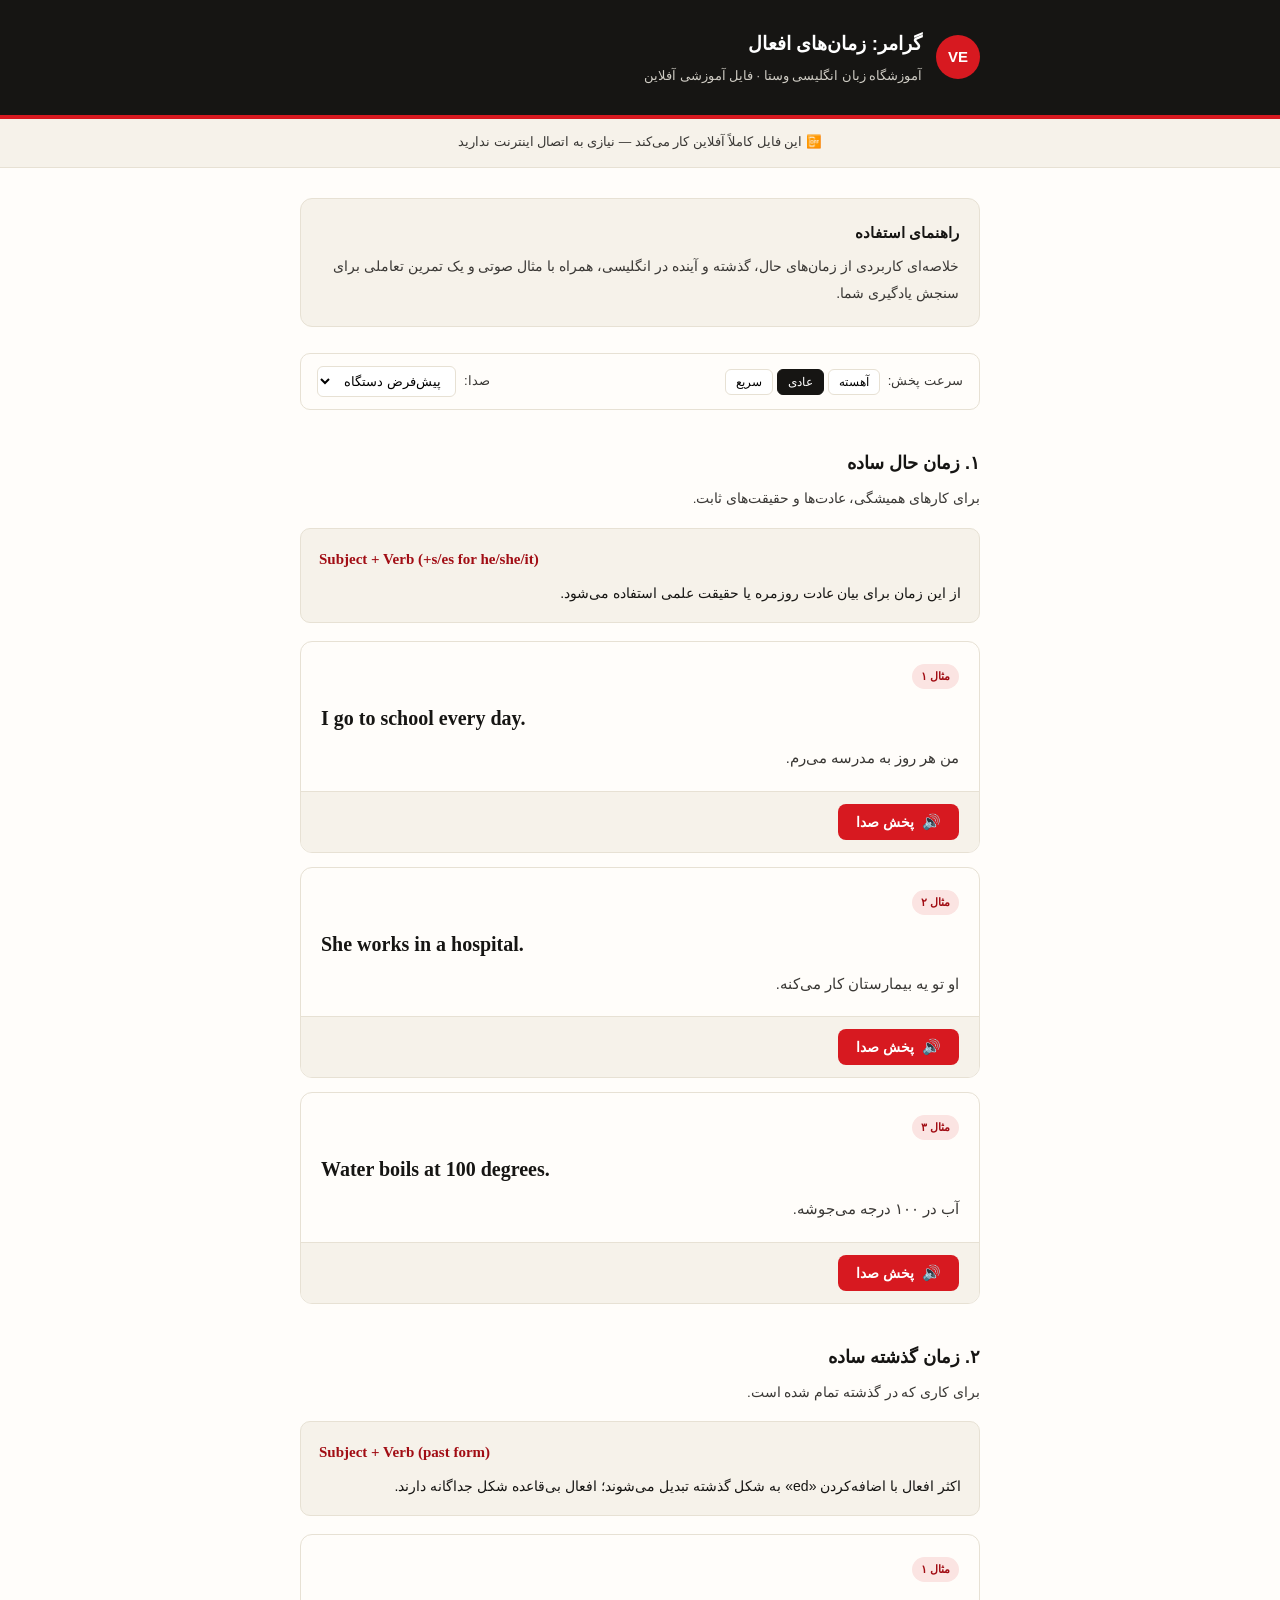
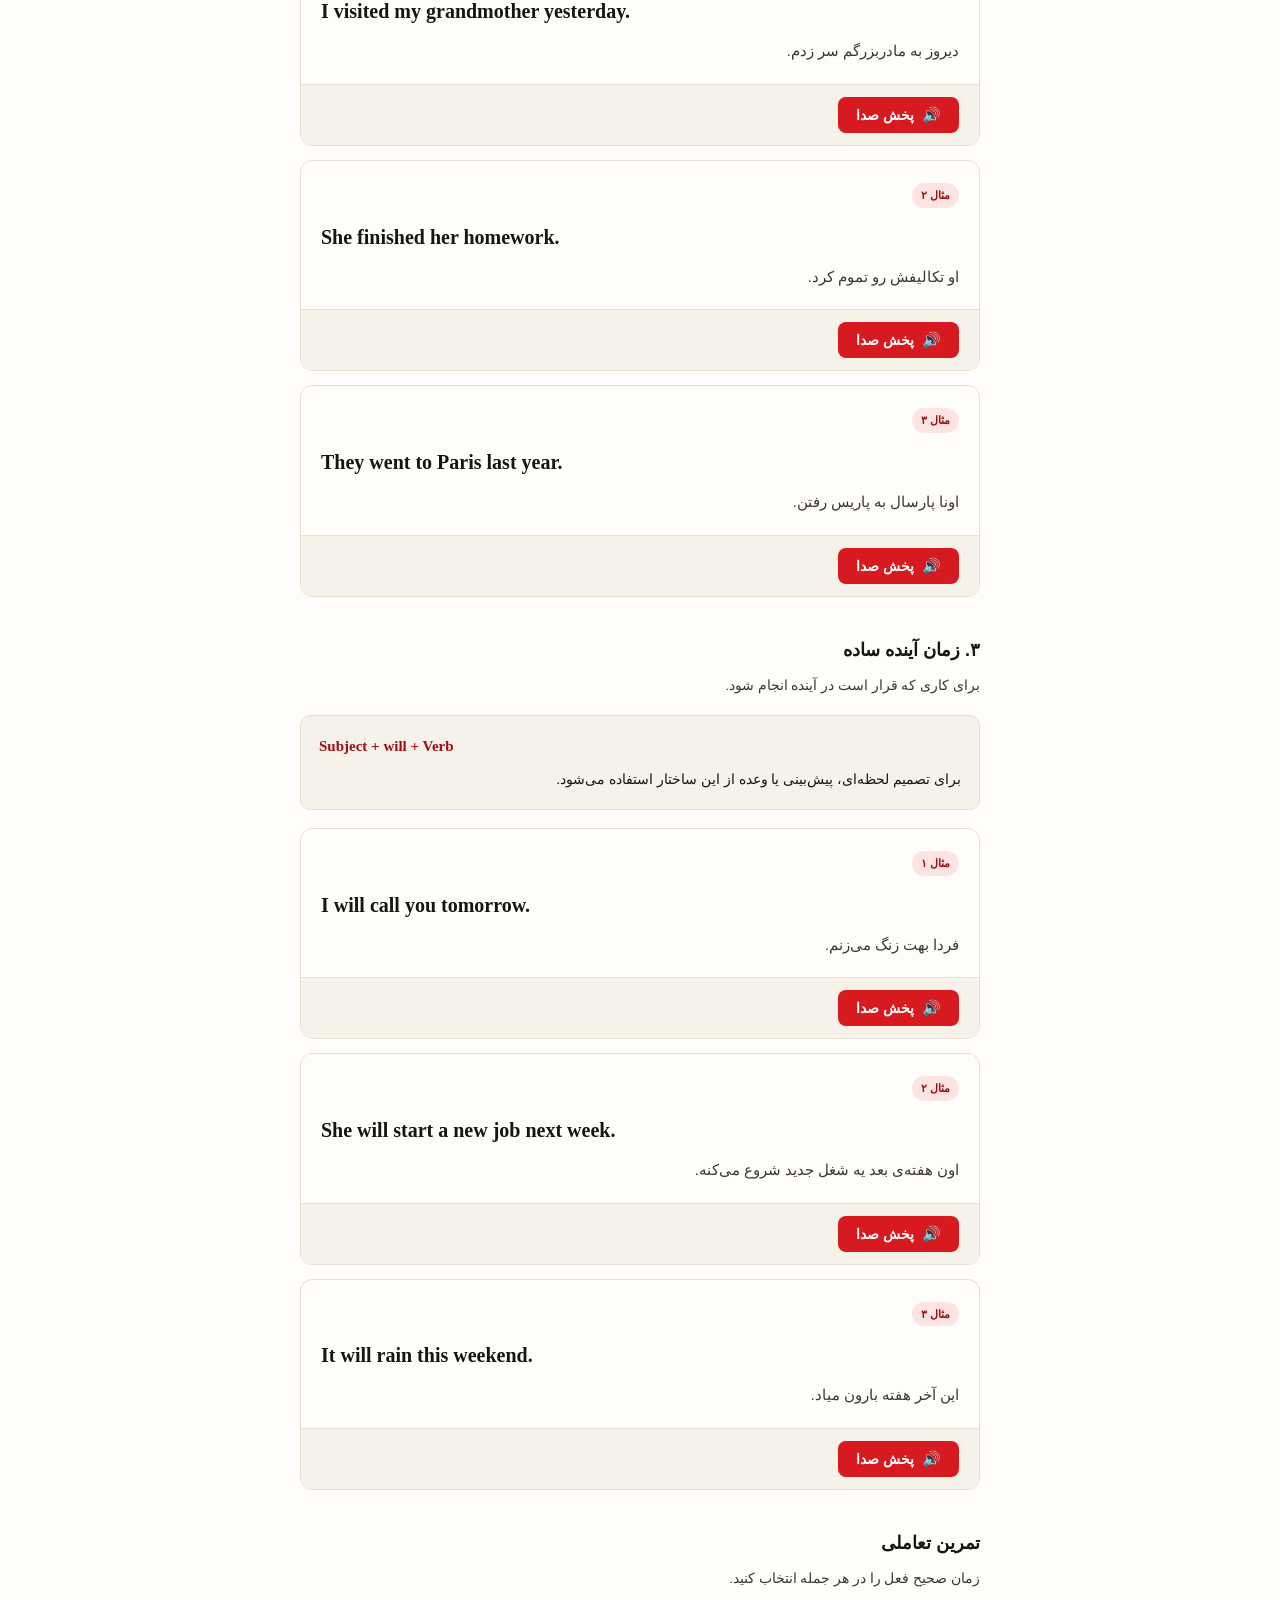
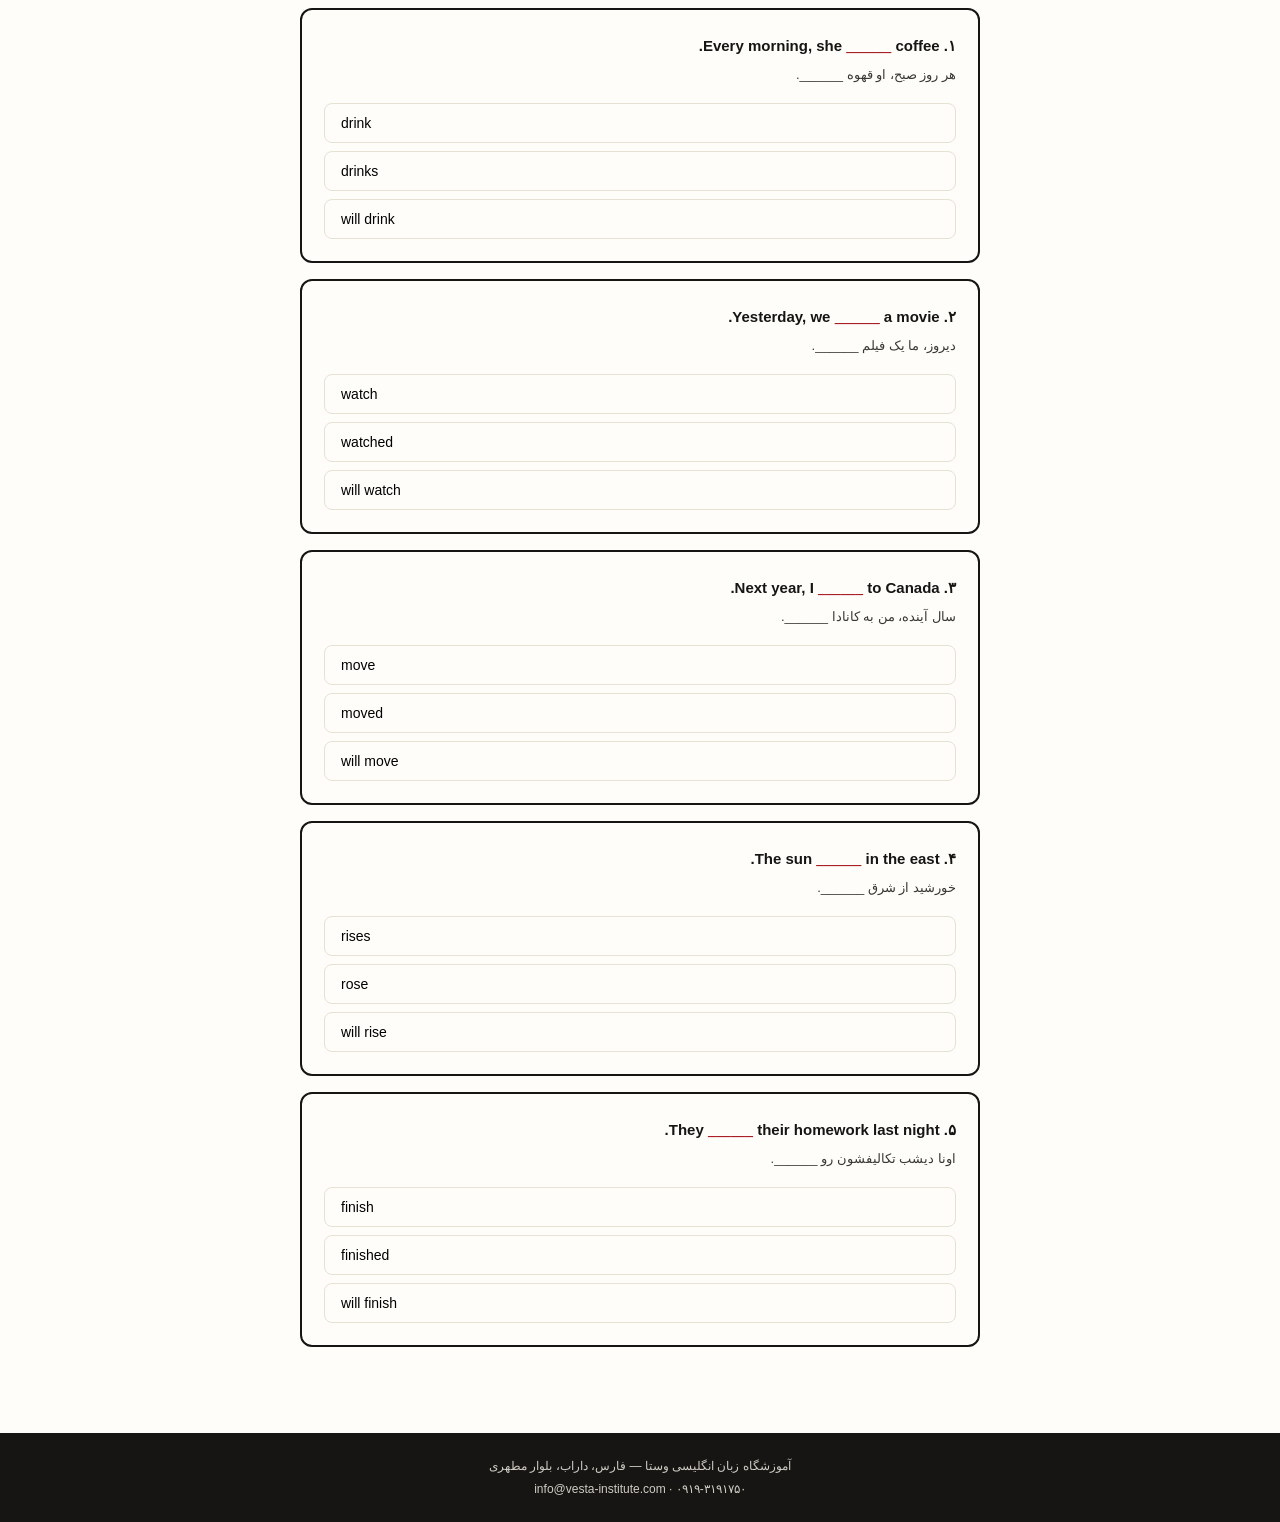
<file: offline-tools/geramer-zamanha.html>
<!DOCTYPE html>
<html lang="fa" dir="rtl">
<head>
<meta charset="UTF-8">
<meta name="viewport" content="width=device-width, initial-scale=1.0">
<title>گرامر: زمان‌های افعال | وستا</title>
<style>
  :root{
    --red:#d71920; --red-deep:#a10d14; --ink:#161513; --ink-soft:#3a3835;
    --paper:#fffdfa; --sand:#f6f2ea; --line:#e7e1d4; --gold:#e8a93a;
    --green:#2f8f4e; --green-bg:#e7f5eb;
  }
  *{box-sizing:border-box;margin:0;padding:0}
  body{
    font-family:Tahoma,'Vazirmatn',Arial,sans-serif;
    background:var(--paper);color:var(--ink);line-height:1.9;
    -webkit-font-smoothing:antialiased;
  }
  .wrap{max-width:720px;margin:0 auto;padding:0 20px}
  header{background:var(--ink);color:#fff;padding:26px 0;border-bottom:4px solid var(--red)}
  header .wrap{display:flex;align-items:center;gap:14px}
  header .badge{
    width:44px;height:44px;border-radius:50%;background:var(--red);
    display:flex;align-items:center;justify-content:center;font-weight:800;
    font-size:15px;flex-shrink:0;
  }
  header h1{font-size:19px;margin-bottom:3px}
  header p{font-size:12.5px;color:#cfccc4}
  .offline-note{
    background:var(--sand);border-bottom:1px solid var(--line);
    padding:12px 0;font-size:12.5px;color:var(--ink-soft);text-align:center;
  }
  main{padding:30px 0 70px}
  .intro{
    background:var(--sand);border:1px solid var(--line);border-radius:12px;
    padding:20px;margin-bottom:26px;font-size:14px;color:var(--ink-soft);
  }
  .intro strong{color:var(--ink);display:block;margin-bottom:6px;font-size:15px}
  .controls-bar{
    display:flex;gap:10px;margin-bottom:24px;flex-wrap:wrap;
    align-items:center;justify-content:space-between;
    background:var(--paper);border:1px solid var(--line);border-radius:10px;padding:12px 16px;
  }
  .controls-bar label{font-size:13px;color:var(--ink-soft);display:flex;align-items:center;gap:8px}
  .controls-bar select{
    padding:6px 10px;border:1.5px solid var(--line);border-radius:6px;
    font-family:inherit;font-size:13px;background:#fff;
  }
  .speed-btns{display:flex;gap:4px}
  .speed-btn{
    padding:5px 10px;border:1.5px solid var(--line);border-radius:6px;
    background:#fff;font-size:12px;cursor:pointer;font-family:inherit;
  }
  .speed-btn.active{background:var(--ink);color:#fff;border-color:var(--ink)}

  .section-title{
    font-size:18px;font-weight:800;margin:36px 0 6px;
  }
  .section-title:first-child{margin-top:0}
  .section-sub{font-size:13.5px;color:var(--ink-soft);margin-bottom:16px}

  .rule-box{
    background:var(--sand);border:1px solid var(--line);border-radius:10px;
    padding:16px 18px;margin-bottom:18px;font-size:14px;
  }
  .rule-box .formula{
    font-family:Georgia,serif;direction:ltr;text-align:left;
    font-weight:700;color:var(--red-deep);margin-bottom:6px;font-size:15px;
  }

  .phrase-card{
    border:1px solid var(--line);border-radius:12px;margin-bottom:14px;
    overflow:hidden;background:var(--paper);
  }
  .phrase-num{
    display:inline-block;font-size:11px;font-weight:700;color:var(--red-deep);
    background:#fbe4e2;padding:2px 9px;border-radius:20px;margin-bottom:10px;
  }
  .phrase-body{padding:18px 20px}
  .phrase-en{
    font-family:Georgia,'Times New Roman',serif;
    font-size:20px;font-weight:600;color:var(--ink);margin-bottom:8px;
    direction:ltr;text-align:left;
  }
  .phrase-fa{font-size:14.5px;color:var(--ink-soft)}
  .phrase-actions{
    display:flex;align-items:center;gap:10px;padding:12px 20px;
    background:var(--sand);border-top:1px solid var(--line);
  }
  .play-btn{
    display:flex;align-items:center;gap:8px;background:var(--red);color:#fff;
    border:none;border-radius:8px;padding:9px 18px;font-family:inherit;
    font-size:13.5px;font-weight:700;cursor:pointer;transition:.15s;
  }
  .play-btn:hover{background:var(--red-deep)}
  .play-btn:disabled{background:#b9b6ae;cursor:default}
  .play-btn .icon{font-size:15px}
  .status-text{font-size:12px;color:var(--ink-soft)}

  /* Quiz */
  .quiz-box{
    border:2px solid var(--ink);border-radius:12px;padding:22px;margin-bottom:16px;
  }
  .quiz-q{font-size:15px;font-weight:700;margin-bottom:14px}
  .quiz-q .en-part{
    font-family:Georgia,serif;direction:ltr;display:inline-block;
    color:var(--red-deep);font-weight:700;
  }
  .quiz-opts{display:grid;gap:8px}
  .quiz-opt{
    padding:11px 16px;border:1.5px solid var(--line);border-radius:8px;
    background:var(--paper);cursor:pointer;font-family:inherit;font-size:14px;
    text-align:right;transition:.15s;
    direction:ltr;text-align:left;
  }
  .quiz-opt:hover{border-color:var(--red)}
  .quiz-opt.correct{background:var(--green-bg);border-color:var(--green);color:var(--green)}
  .quiz-opt.wrong{background:#fdeaea;border-color:var(--red);color:var(--red-deep)}
  .quiz-feedback{font-size:13px;margin-top:12px;font-weight:700;display:none}
  .quiz-score{
    text-align:center;padding:18px;background:var(--sand);border-radius:10px;
    font-size:15px;font-weight:700;margin-top:10px;
  }

  footer{background:var(--ink);color:#cfccc4;text-align:center;padding:22px 20px;font-size:12px}
  .no-support{
    display:none;background:#fff3cd;border:1px solid #ffe3a3;color:#7a5c00;
    padding:14px 18px;border-radius:10px;margin-bottom:20px;font-size:13.5px;
  }
</style>
</head>
<body>

<header>
  <div class="wrap">
    <div class="badge">VE</div>
    <div>
      <h1>گرامر: زمان‌های افعال</h1>
      <p>آموزشگاه زبان انگلیسی وستا · فایل آموزشی آفلاین</p>
    </div>
  </div>
</header>

<div class="offline-note">📴 این فایل کاملاً آفلاین کار می‌کند — نیازی به اتصال اینترنت ندارید</div>

<main>
  <div class="wrap">
    <div class="no-support" id="noSupport">
      مرورگر شما از پخش صدا پشتیبانی نمی‌کند. متن را می‌توانید مطالعه کنید، اما دکمه پخش صدا کار نخواهد کرد.
    </div>

    <div class="intro">
      <strong>راهنمای استفاده</strong>
      خلاصه‌ای کاربردی از زمان‌های حال، گذشته و آینده در انگلیسی، همراه با مثال صوتی و یک تمرین تعاملی برای سنجش یادگیری شما.
    </div>

    <div class="controls-bar">
      <label>
        سرعت پخش:
        <span class="speed-btns">
          <button class="speed-btn" data-rate="0.7">آهسته</button>
          <button class="speed-btn active" data-rate="1">عادی</button>
          <button class="speed-btn" data-rate="1.3">سریع</button>
        </span>
      </label>
      <label>
        صدا:
        <select id="voiceSelect"></select>
      </label>
    </div>

    <div class="section-title">۱. زمان حال ساده</div>
    <div class="section-sub">برای کارهای همیشگی، عادت‌ها و حقیقت‌های ثابت.</div>
    <div class="rule-box">
      <div class="formula">Subject + Verb (+s/es for he/she/it)</div>
      از این زمان برای بیان عادت روزمره یا حقیقت علمی استفاده می‌شود.
    </div>
    <div id="list-present"></div>

    <div class="section-title">۲. زمان گذشته ساده</div>
    <div class="section-sub">برای کاری که در گذشته تمام شده است.</div>
    <div class="rule-box">
      <div class="formula">Subject + Verb (past form)</div>
      اکثر افعال با اضافه‌کردن «ed» به شکل گذشته تبدیل می‌شوند؛ افعال بی‌قاعده شکل جداگانه دارند.
    </div>
    <div id="list-past"></div>

    <div class="section-title">۳. زمان آینده ساده</div>
    <div class="section-sub">برای کاری که قرار است در آینده انجام شود.</div>
    <div class="rule-box">
      <div class="formula">Subject + will + Verb</div>
      برای تصمیم لحظه‌ای، پیش‌بینی یا وعده از این ساختار استفاده می‌شود.
    </div>
    <div id="list-future"></div>

    <div class="section-title">تمرین تعاملی</div>
    <div class="section-sub">زمان صحیح فعل را در هر جمله انتخاب کنید.</div>
    <div id="quizContainer"></div>
    <div class="quiz-score" id="quizScore" style="display:none"></div>

  </div>
</main>

<footer>
  آموزشگاه زبان انگلیسی وستا — فارس، داراب، بلوار مطهری<br>
  ۰۹۱۹-۳۱۹۱۷۵۰ · info@vesta-institute.com
</footer>

<script>
  const presentItems = [
    { en: "I go to school every day.", fa: "من هر روز به مدرسه می‌رم." },
    { en: "She works in a hospital.", fa: "او تو یه بیمارستان کار می‌کنه." },
    { en: "Water boils at 100 degrees.", fa: "آب در ۱۰۰ درجه می‌جوشه." },
  ];
  const pastItems = [
    { en: "I visited my grandmother yesterday.", fa: "دیروز به مادربزرگم سر زدم." },
    { en: "She finished her homework.", fa: "او تکالیفش رو تموم کرد." },
    { en: "They went to Paris last year.", fa: "اونا پارسال به پاریس رفتن." },
  ];
  const futureItems = [
    { en: "I will call you tomorrow.", fa: "فردا بهت زنگ می‌زنم." },
    { en: "She will start a new job next week.", fa: "اون هفته‌ی بعد یه شغل جدید شروع می‌کنه." },
    { en: "It will rain this weekend.", fa: "این آخر هفته بارون میاد." },
  ];

  function toFa(n){
    const digits = ['۰','۱','۲','۳','۴','۵','۶','۷','۸','۹'];
    return String(n).split('').map(d => digits[d]).join('');
  }

  function renderList(containerId, items, startNum){
    const el = document.getElementById(containerId);
    items.forEach((p, i) => {
      const card = document.createElement('div');
      card.className = 'phrase-card';
      card.innerHTML = `
        <div class="phrase-body">
          <span class="phrase-num">مثال ${toFa(startNum + i)}</span>
          <div class="phrase-en">${p.en}</div>
          <div class="phrase-fa">${p.fa}</div>
        </div>
        <div class="phrase-actions">
          <button class="play-btn" data-text="${p.en.replace(/"/g,'&quot;')}">
            <span class="icon">🔊</span> پخش صدا
          </button>
          <span class="status-text"></span>
        </div>
      `;
      el.appendChild(card);
    });
  }
  renderList('list-present', presentItems, 1);
  renderList('list-past', pastItems, 1);
  renderList('list-future', futureItems, 1);

  // ---------- Quiz ----------
  const quizData = [
    {
      q: 'Every morning, she <span class="en-part">______</span> coffee.',
      qFa: "هر روز صبح، او قهوه ______.",
      options: ["drink", "drinks", "will drink"],
      correct: 1
    },
    {
      q: 'Yesterday, we <span class="en-part">______</span> a movie.',
      qFa: "دیروز، ما یک فیلم ______.",
      options: ["watch", "watched", "will watch"],
      correct: 1
    },
    {
      q: 'Next year, I <span class="en-part">______</span> to Canada.',
      qFa: "سال آینده، من به کانادا ______.",
      options: ["move", "moved", "will move"],
      correct: 2
    },
    {
      q: 'The sun <span class="en-part">______</span> in the east.',
      qFa: "خورشید از شرق ______.",
      options: ["rises", "rose", "will rise"],
      correct: 0
    },
    {
      q: 'They <span class="en-part">______</span> their homework last night.',
      qFa: "اونا دیشب تکالیفشون رو ______.",
      options: ["finish", "finished", "will finish"],
      correct: 1
    }
  ];

  let score = 0;
  let answered = 0;
  const quizContainer = document.getElementById('quizContainer');

  quizData.forEach((item, qIndex) => {
    const box = document.createElement('div');
    box.className = 'quiz-box';
    box.innerHTML = `
      <div class="quiz-q">${toFa(qIndex+1)}. ${item.q}<br><span style="font-weight:400;font-size:13px;color:var(--ink-soft)">${item.qFa}</span></div>
      <div class="quiz-opts">
        ${item.options.map((opt, i) => `<button class="quiz-opt" data-i="${i}">${opt}</button>`).join('')}
      </div>
      <div class="quiz-feedback"></div>
    `;
    quizContainer.appendChild(box);

    const opts = box.querySelectorAll('.quiz-opt');
    const feedback = box.querySelector('.quiz-feedback');
    let thisAnswered = false;

    opts.forEach(opt => {
      opt.addEventListener('click', () => {
        if(thisAnswered) return;
        thisAnswered = true;
        answered++;
        const chosen = parseInt(opt.dataset.i);
        if(chosen === item.correct){
          opt.classList.add('correct');
          score++;
          feedback.textContent = '✓ درست است';
          feedback.style.color = 'var(--green)';
        } else {
          opt.classList.add('wrong');
          opts[item.correct].classList.add('correct');
          feedback.textContent = '✗ نادرست — پاسخ صحیح مشخص شد';
          feedback.style.color = 'var(--red-deep)';
        }
        feedback.style.display = 'block';

        if(answered === quizData.length){
          const scoreEl = document.getElementById('quizScore');
          scoreEl.style.display = 'block';
          scoreEl.textContent = `نتیجه شما: ${toFa(score)} از ${toFa(quizData.length)} پاسخ صحیح`;
        }
      });
    });
  });

  // ---------- Web Speech API ----------
  let currentRate = 1;
  let voices = [];
  const voiceSelect = document.getElementById('voiceSelect');

  function loadVoices(){
    voices = speechSynthesis.getVoices().filter(v => v.lang.startsWith('en'));
    voiceSelect.innerHTML = '';
    if(voices.length === 0){
      const opt = document.createElement('option');
      opt.textContent = 'پیش‌فرض دستگاه';
      voiceSelect.appendChild(opt);
      return;
    }
    voices.forEach((v, i) => {
      const opt = document.createElement('option');
      opt.value = i;
      opt.textContent = v.name + ' (' + v.lang + ')';
      voiceSelect.appendChild(opt);
    });
  }

  if('speechSynthesis' in window){
    loadVoices();
    speechSynthesis.onvoiceschanged = loadVoices;
  } else {
    document.getElementById('noSupport').style.display = 'block';
  }

  document.querySelectorAll('.speed-btn').forEach(btn => {
    btn.addEventListener('click', () => {
      document.querySelectorAll('.speed-btn').forEach(b => b.classList.remove('active'));
      btn.classList.add('active');
      currentRate = parseFloat(btn.dataset.rate);
    });
  });

  document.addEventListener('click', (e) => {
    const btn = e.target.closest('.play-btn');
    if(!btn) return;
    if(!('speechSynthesis' in window)) return;
    speechSynthesis.cancel();
    const text = btn.dataset.text;
    const utter = new SpeechSynthesisUtterance(text);
    utter.lang = 'en-US';
    utter.rate = currentRate;
    const selectedVoice = voices[voiceSelect.value];
    if(selectedVoice) utter.voice = selectedVoice;

    const statusEl = btn.nextElementSibling;
    btn.disabled = true;
    statusEl.textContent = 'در حال پخش...';

    utter.onend = () => { btn.disabled = false; statusEl.textContent = ''; };
    utter.onerror = () => { btn.disabled = false; statusEl.textContent = 'خطا در پخش صدا'; };
    speechSynthesis.speak(utter);
  });
</script>

</body>
</html>
</file>
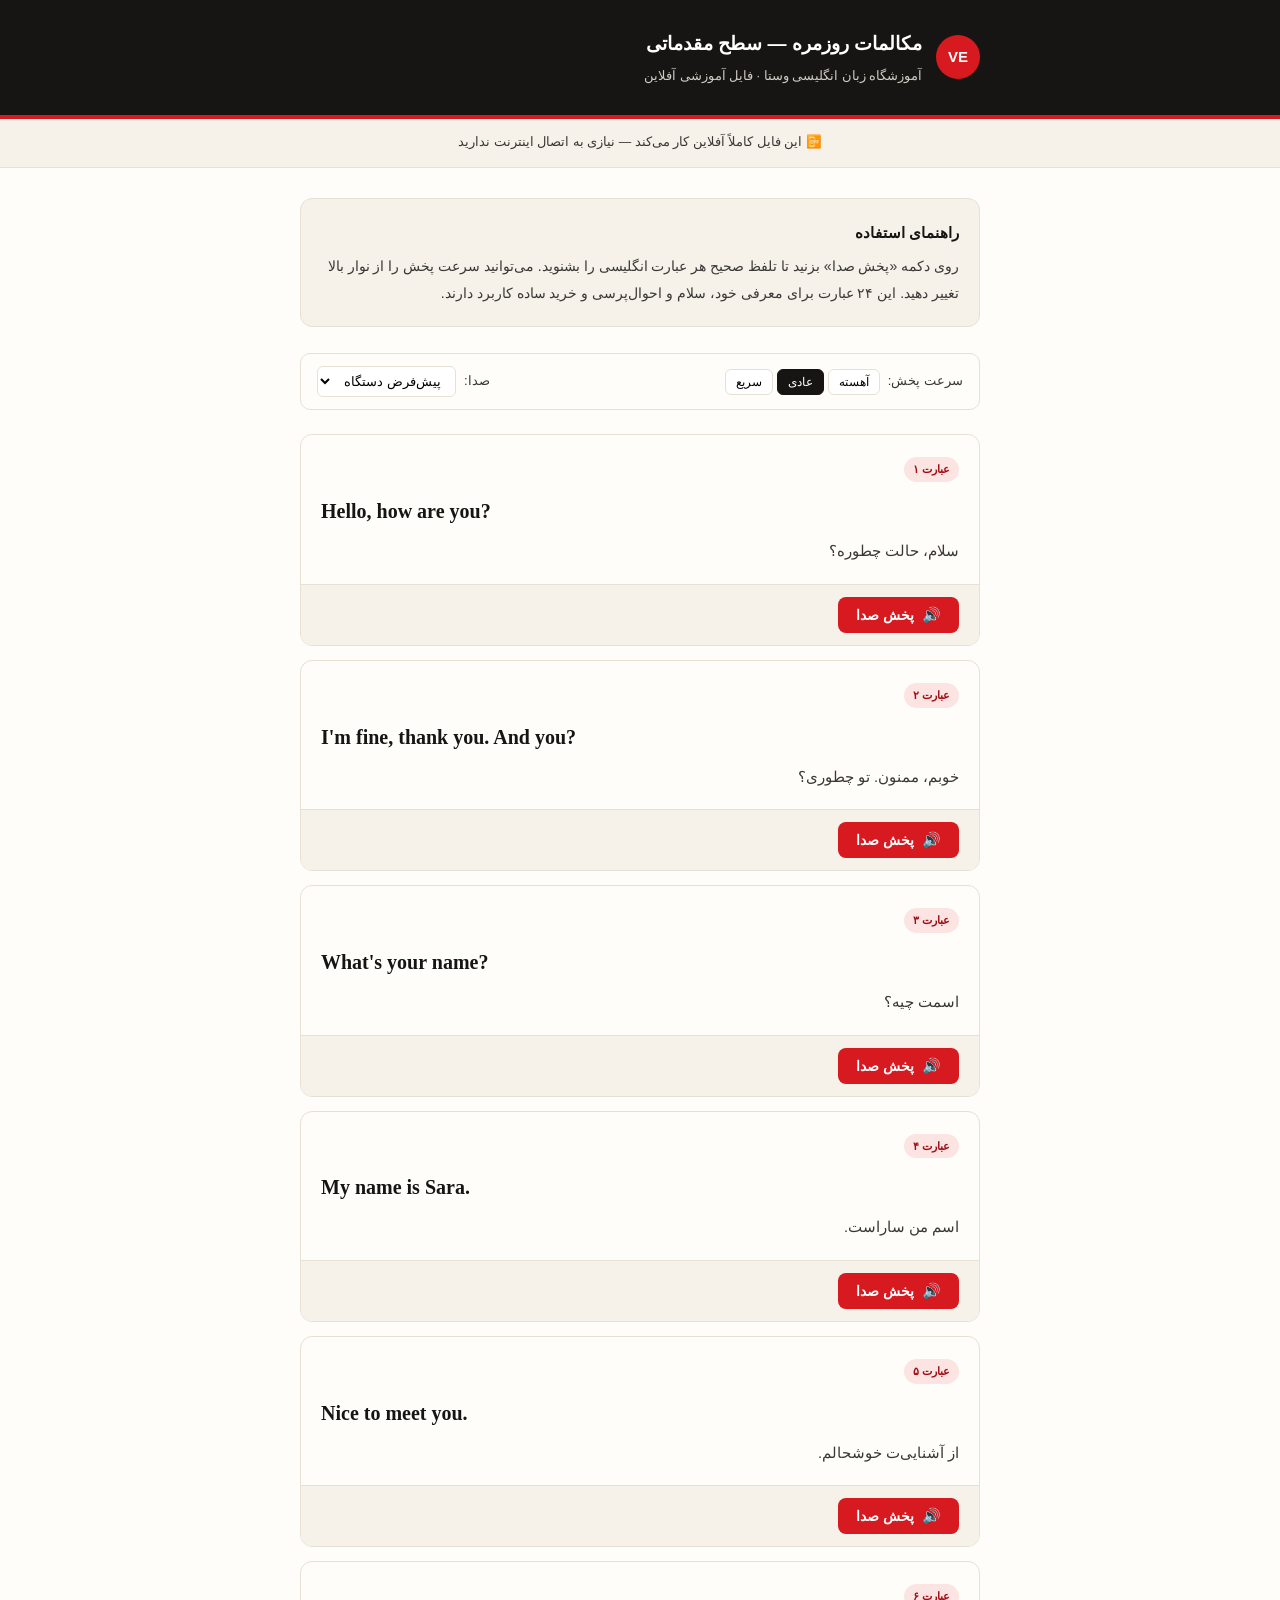
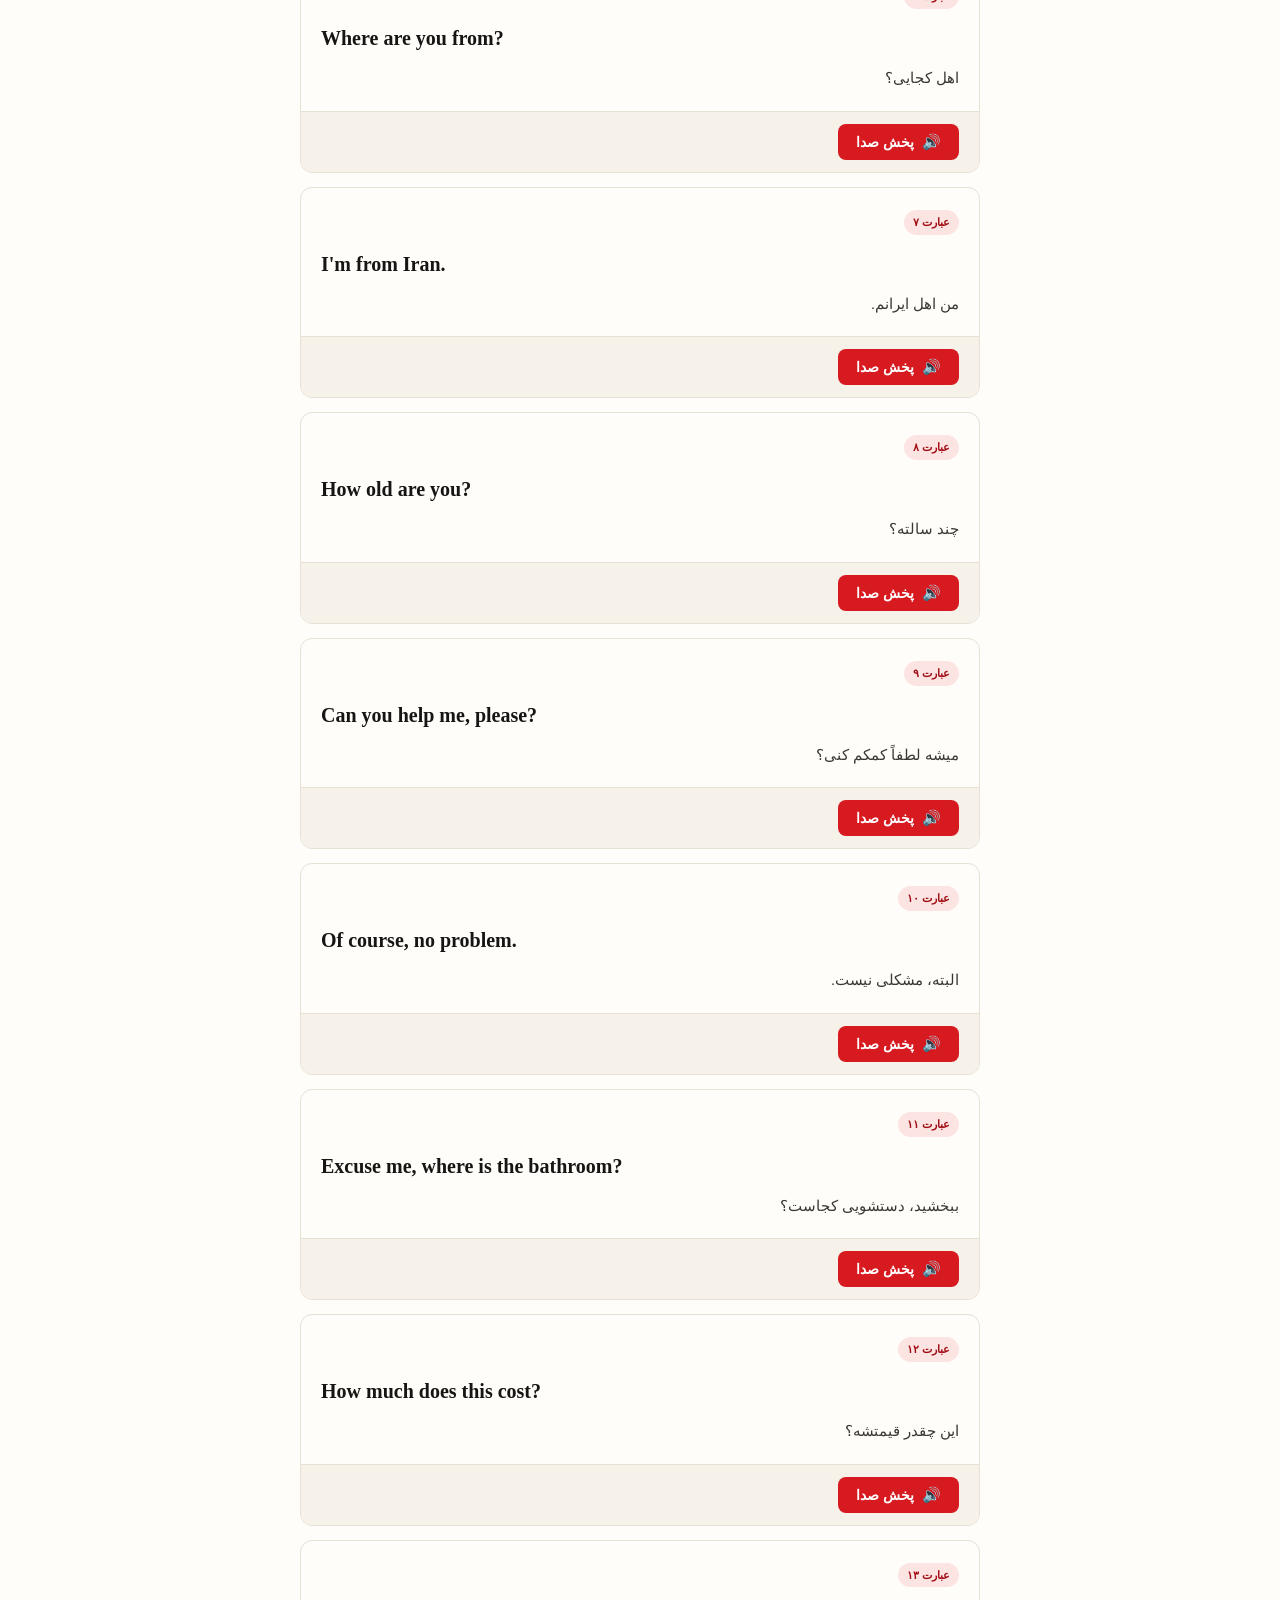
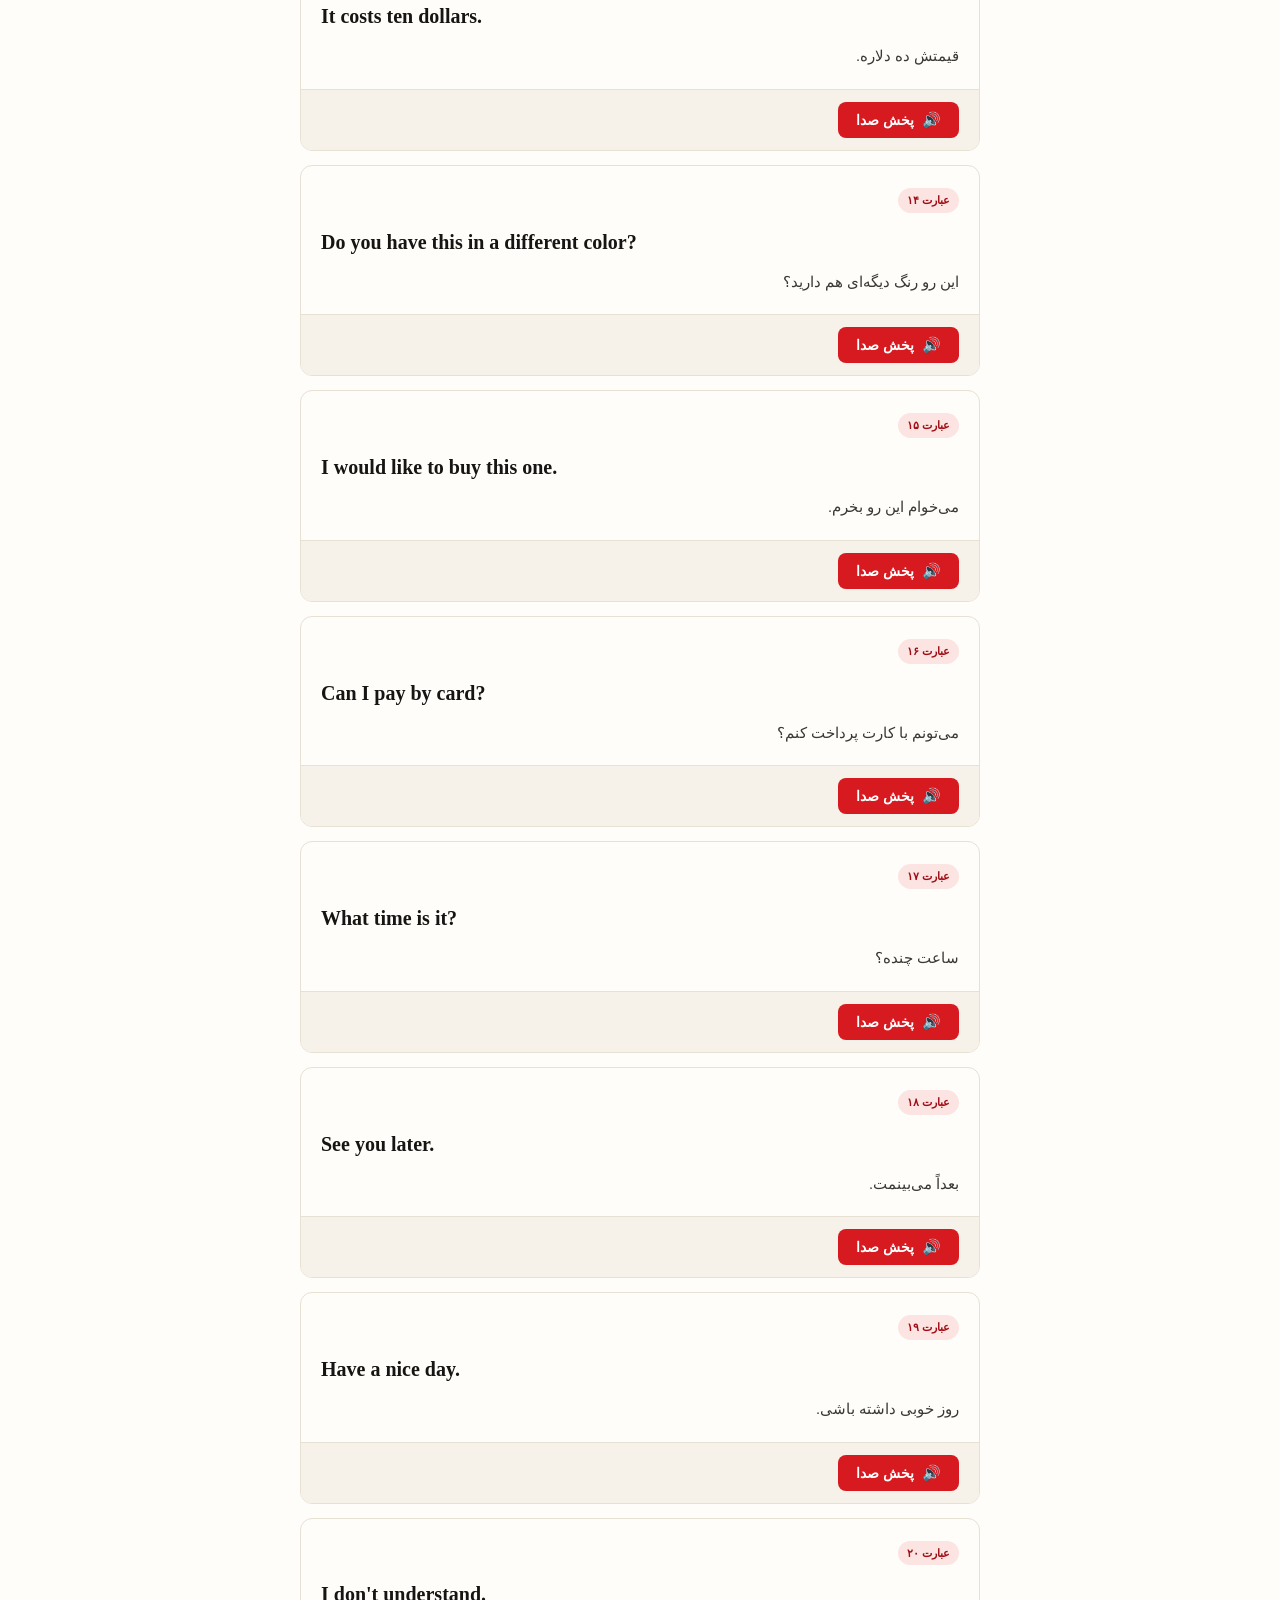
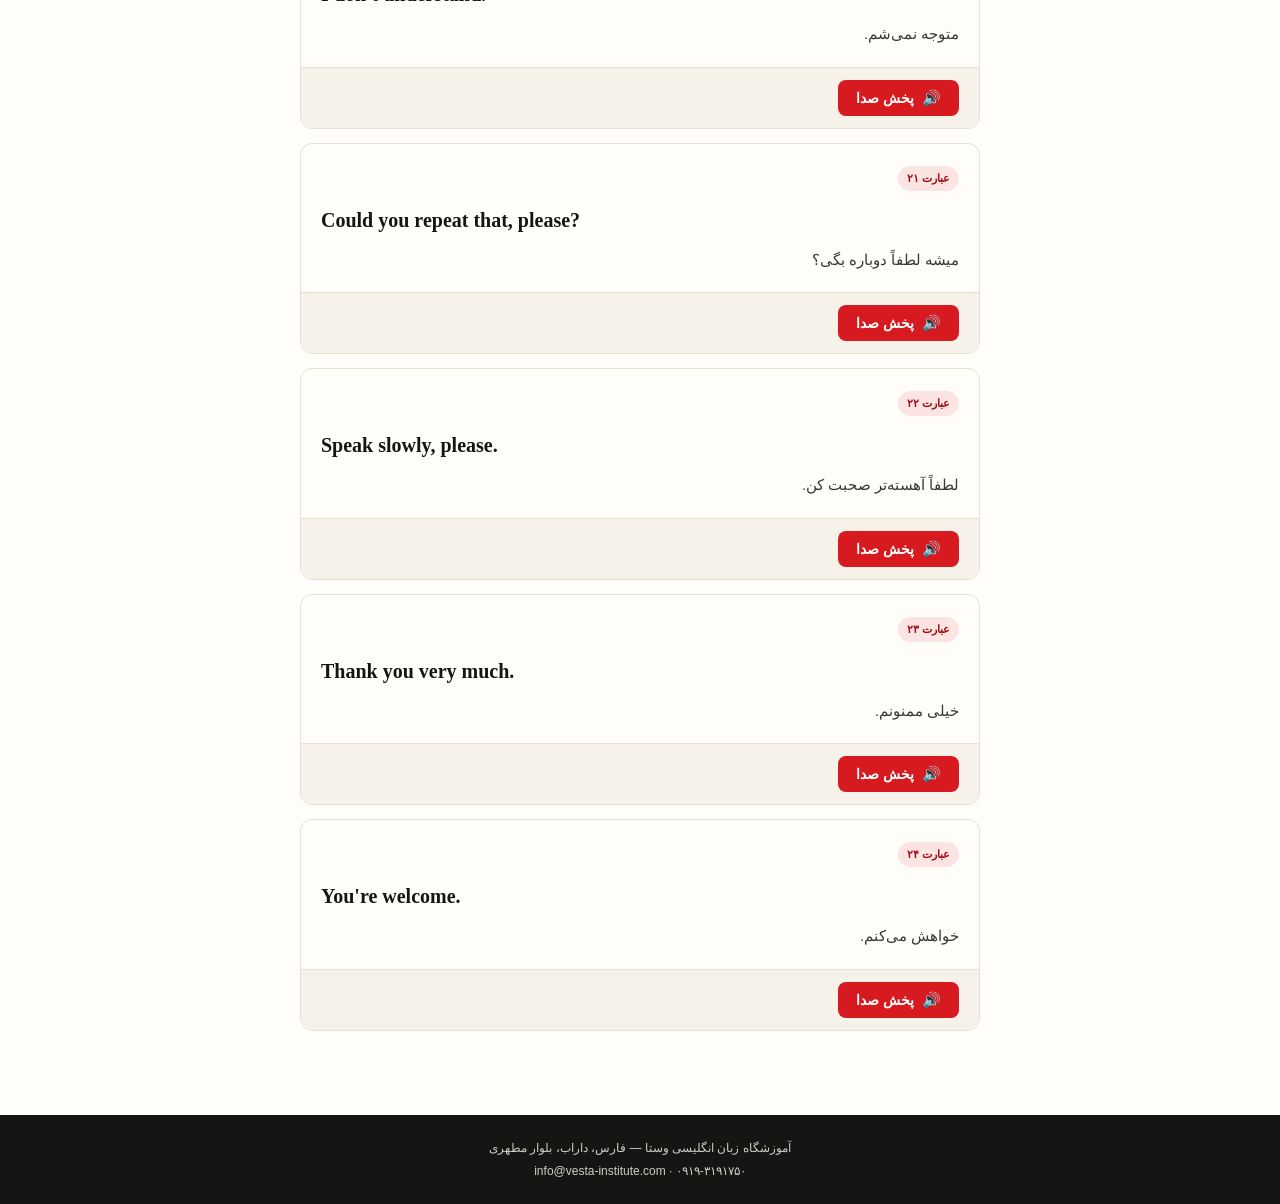
<file: offline-tools/mokalemat-rozmarreh.html>
<!DOCTYPE html>
<html lang="fa" dir="rtl">
<head>
<meta charset="UTF-8">
<meta name="viewport" content="width=device-width, initial-scale=1.0">
<title>مکالمات روزمره — سطح مقدماتی | وستا</title>
<style>
  :root{
    --red:#d71920; --red-deep:#a10d14; --ink:#161513; --ink-soft:#3a3835;
    --paper:#fffdfa; --sand:#f6f2ea; --line:#e7e1d4; --gold:#e8a93a;
  }
  *{box-sizing:border-box;margin:0;padding:0}
  body{
    font-family:Tahoma,'Vazirmatn',Arial,sans-serif;
    background:var(--paper);color:var(--ink);line-height:1.9;
    -webkit-font-smoothing:antialiased;
  }
  .wrap{max-width:720px;margin:0 auto;padding:0 20px}

  header{
    background:var(--ink);color:#fff;padding:26px 0;
    border-bottom:4px solid var(--red);
  }
  header .wrap{display:flex;align-items:center;gap:14px}
  header .badge{
    width:44px;height:44px;border-radius:50%;background:var(--red);
    display:flex;align-items:center;justify-content:center;font-weight:800;
    font-size:15px;flex-shrink:0;
  }
  header h1{font-size:19px;margin-bottom:3px}
  header p{font-size:12.5px;color:#cfccc4}

  .offline-note{
    background:var(--sand);border-bottom:1px solid var(--line);
    padding:12px 0;font-size:12.5px;color:var(--ink-soft);text-align:center;
  }

  main{padding:30px 0 70px}

  .intro{
    background:var(--sand);border:1px solid var(--line);border-radius:12px;
    padding:20px;margin-bottom:26px;font-size:14px;color:var(--ink-soft);
  }
  .intro strong{color:var(--ink);display:block;margin-bottom:6px;font-size:15px}

  .controls-bar{
    display:flex;gap:10px;margin-bottom:24px;flex-wrap:wrap;
    align-items:center;justify-content:space-between;
    background:var(--paper);border:1px solid var(--line);border-radius:10px;padding:12px 16px;
  }
  .controls-bar label{font-size:13px;color:var(--ink-soft);display:flex;align-items:center;gap:8px}
  .controls-bar select{
    padding:6px 10px;border:1.5px solid var(--line);border-radius:6px;
    font-family:inherit;font-size:13px;background:#fff;
  }
  .speed-btns{display:flex;gap:4px}
  .speed-btn{
    padding:5px 10px;border:1.5px solid var(--line);border-radius:6px;
    background:#fff;font-size:12px;cursor:pointer;font-family:inherit;
  }
  .speed-btn.active{background:var(--ink);color:#fff;border-color:var(--ink)}

  .phrase-card{
    border:1px solid var(--line);border-radius:12px;margin-bottom:14px;
    overflow:hidden;background:var(--paper);
  }
  .phrase-num{
    display:inline-block;font-size:11px;font-weight:700;color:var(--red-deep);
    background:#fbe4e2;padding:2px 9px;border-radius:20px;margin-bottom:10px;
  }
  .phrase-body{padding:18px 20px}
  .phrase-en{
    font-family:Georgia,'Times New Roman',serif;
    font-size:20px;font-weight:600;color:var(--ink);margin-bottom:8px;
    direction:ltr;text-align:left;
  }
  .phrase-fa{font-size:14.5px;color:var(--ink-soft)}
  .phrase-actions{
    display:flex;align-items:center;gap:10px;padding:12px 20px;
    background:var(--sand);border-top:1px solid var(--line);
  }
  .play-btn{
    display:flex;align-items:center;gap:8px;background:var(--red);color:#fff;
    border:none;border-radius:8px;padding:9px 18px;font-family:inherit;
    font-size:13.5px;font-weight:700;cursor:pointer;transition:.15s;
  }
  .play-btn:hover{background:var(--red-deep)}
  .play-btn:disabled{background:#b9b6ae;cursor:default}
  .play-btn .icon{font-size:15px}
  .status-text{font-size:12px;color:var(--ink-soft)}

  footer{
    background:var(--ink);color:#cfccc4;text-align:center;
    padding:22px 20px;font-size:12px;
  }

  .no-support{
    display:none;background:#fff3cd;border:1px solid #ffe3a3;color:#7a5c00;
    padding:14px 18px;border-radius:10px;margin-bottom:20px;font-size:13.5px;
  }
</style>
</head>
<body>

<header>
  <div class="wrap">
    <div class="badge">VE</div>
    <div>
      <h1>مکالمات روزمره — سطح مقدماتی</h1>
      <p>آموزشگاه زبان انگلیسی وستا · فایل آموزشی آفلاین</p>
    </div>
  </div>
</header>

<div class="offline-note">
  📴 این فایل کاملاً آفلاین کار می‌کند — نیازی به اتصال اینترنت ندارید
</div>

<main>
  <div class="wrap">

    <div class="no-support" id="noSupport">
      مرورگر شما از پخش صدا پشتیبانی نمی‌کند. متن را می‌توانید مطالعه کنید، اما دکمه پخش صدا کار نخواهد کرد. پیشنهاد می‌کنیم از Chrome یا Safari به‌روز استفاده کنید.
    </div>

    <div class="intro">
      <strong>راهنمای استفاده</strong>
      روی دکمه «پخش صدا» بزنید تا تلفظ صحیح هر عبارت انگلیسی را بشنوید. می‌توانید سرعت پخش را از نوار بالا تغییر دهید. این ۲۴ عبارت برای معرفی خود، سلام و احوال‌پرسی و خرید ساده کاربرد دارند.
    </div>

    <div class="controls-bar">
      <label>
        سرعت پخش:
        <span class="speed-btns">
          <button class="speed-btn" data-rate="0.7">آهسته</button>
          <button class="speed-btn active" data-rate="1">عادی</button>
          <button class="speed-btn" data-rate="1.3">سریع</button>
        </span>
      </label>
      <label>
        صدا:
        <select id="voiceSelect"></select>
      </label>
    </div>

    <div id="phraseList"></div>

  </div>
</main>

<footer>
  آموزشگاه زبان انگلیسی وستا — فارس، داراب، بلوار مطهری<br>
  ۰۹۱۹-۳۱۹۱۷۵۰ · info@vesta-institute.com
</footer>

<script>
  // ---------- داده عبارات ----------
  const phrases = [
    { en: "Hello, how are you?", fa: "سلام، حالت چطوره؟" },
    { en: "I'm fine, thank you. And you?", fa: "خوبم، ممنون. تو چطوری؟" },
    { en: "What's your name?", fa: "اسمت چیه؟" },
    { en: "My name is Sara.", fa: "اسم من ساراست." },
    { en: "Nice to meet you.", fa: "از آشنایی‌ت خوشحالم." },
    { en: "Where are you from?", fa: "اهل کجایی؟" },
    { en: "I'm from Iran.", fa: "من اهل ایرانم." },
    { en: "How old are you?", fa: "چند سالته؟" },
    { en: "Can you help me, please?", fa: "میشه لطفاً کمکم کنی؟" },
    { en: "Of course, no problem.", fa: "البته، مشکلی نیست." },
    { en: "Excuse me, where is the bathroom?", fa: "ببخشید، دستشویی کجاست؟" },
    { en: "How much does this cost?", fa: "این چقدر قیمتشه؟" },
    { en: "It costs ten dollars.", fa: "قیمتش ده دلاره." },
    { en: "Do you have this in a different color?", fa: "این رو رنگ دیگه‌ای هم دارید؟" },
    { en: "I would like to buy this one.", fa: "می‌خوام این رو بخرم." },
    { en: "Can I pay by card?", fa: "می‌تونم با کارت پرداخت کنم؟" },
    { en: "What time is it?", fa: "ساعت چنده؟" },
    { en: "See you later.", fa: "بعداً می‌بینمت." },
    { en: "Have a nice day.", fa: "روز خوبی داشته باشی." },
    { en: "I don't understand.", fa: "متوجه نمی‌شم." },
    { en: "Could you repeat that, please?", fa: "میشه لطفاً دوباره بگی؟" },
    { en: "Speak slowly, please.", fa: "لطفاً آهسته‌تر صحبت کن." },
    { en: "Thank you very much.", fa: "خیلی ممنونم." },
    { en: "You're welcome.", fa: "خواهش می‌کنم." }
  ];

  // ---------- ساخت لیست ----------
  const listEl = document.getElementById('phraseList');
  phrases.forEach((p, i) => {
    const card = document.createElement('div');
    card.className = 'phrase-card';
    card.innerHTML = `
      <div class="phrase-body">
        <span class="phrase-num">عبارت ${toFa(i+1)}</span>
        <div class="phrase-en">${p.en}</div>
        <div class="phrase-fa">${p.fa}</div>
      </div>
      <div class="phrase-actions">
        <button class="play-btn" data-text="${p.en.replace(/"/g,'&quot;')}">
          <span class="icon">🔊</span> پخش صدا
        </button>
        <span class="status-text"></span>
      </div>
    `;
    listEl.appendChild(card);
  });

  function toFa(n){
    const digits = ['۰','۱','۲','۳','۴','۵','۶','۷','۸','۹'];
    return String(n).split('').map(d => digits[d]).join('');
  }

  // ---------- Web Speech API ----------
  let currentRate = 1;
  let voices = [];
  const voiceSelect = document.getElementById('voiceSelect');

  function loadVoices(){
    voices = speechSynthesis.getVoices().filter(v => v.lang.startsWith('en'));
    voiceSelect.innerHTML = '';
    if(voices.length === 0){
      const opt = document.createElement('option');
      opt.textContent = 'پیش‌فرض دستگاه';
      voiceSelect.appendChild(opt);
      return;
    }
    voices.forEach((v, i) => {
      const opt = document.createElement('option');
      opt.value = i;
      opt.textContent = v.name + ' (' + v.lang + ')';
      voiceSelect.appendChild(opt);
    });
  }

  if('speechSynthesis' in window){
    loadVoices();
    speechSynthesis.onvoiceschanged = loadVoices;
  } else {
    document.getElementById('noSupport').style.display = 'block';
  }

  document.querySelectorAll('.speed-btn').forEach(btn => {
    btn.addEventListener('click', () => {
      document.querySelectorAll('.speed-btn').forEach(b => b.classList.remove('active'));
      btn.classList.add('active');
      currentRate = parseFloat(btn.dataset.rate);
    });
  });

  document.querySelectorAll('.play-btn').forEach(btn => {
    btn.addEventListener('click', () => {
      if(!('speechSynthesis' in window)) return;
      speechSynthesis.cancel();
      const text = btn.dataset.text;
      const utter = new SpeechSynthesisUtterance(text);
      utter.lang = 'en-US';
      utter.rate = currentRate;
      const selectedVoice = voices[voiceSelect.value];
      if(selectedVoice) utter.voice = selectedVoice;

      const statusEl = btn.nextElementSibling;
      btn.disabled = true;
      statusEl.textContent = 'در حال پخش...';

      utter.onend = () => {
        btn.disabled = false;
        statusEl.textContent = '';
      };
      utter.onerror = () => {
        btn.disabled = false;
        statusEl.textContent = 'خطا در پخش صدا';
      };
      speechSynthesis.speak(utter);
    });
  });
</script>

</body>
</html>
</file>
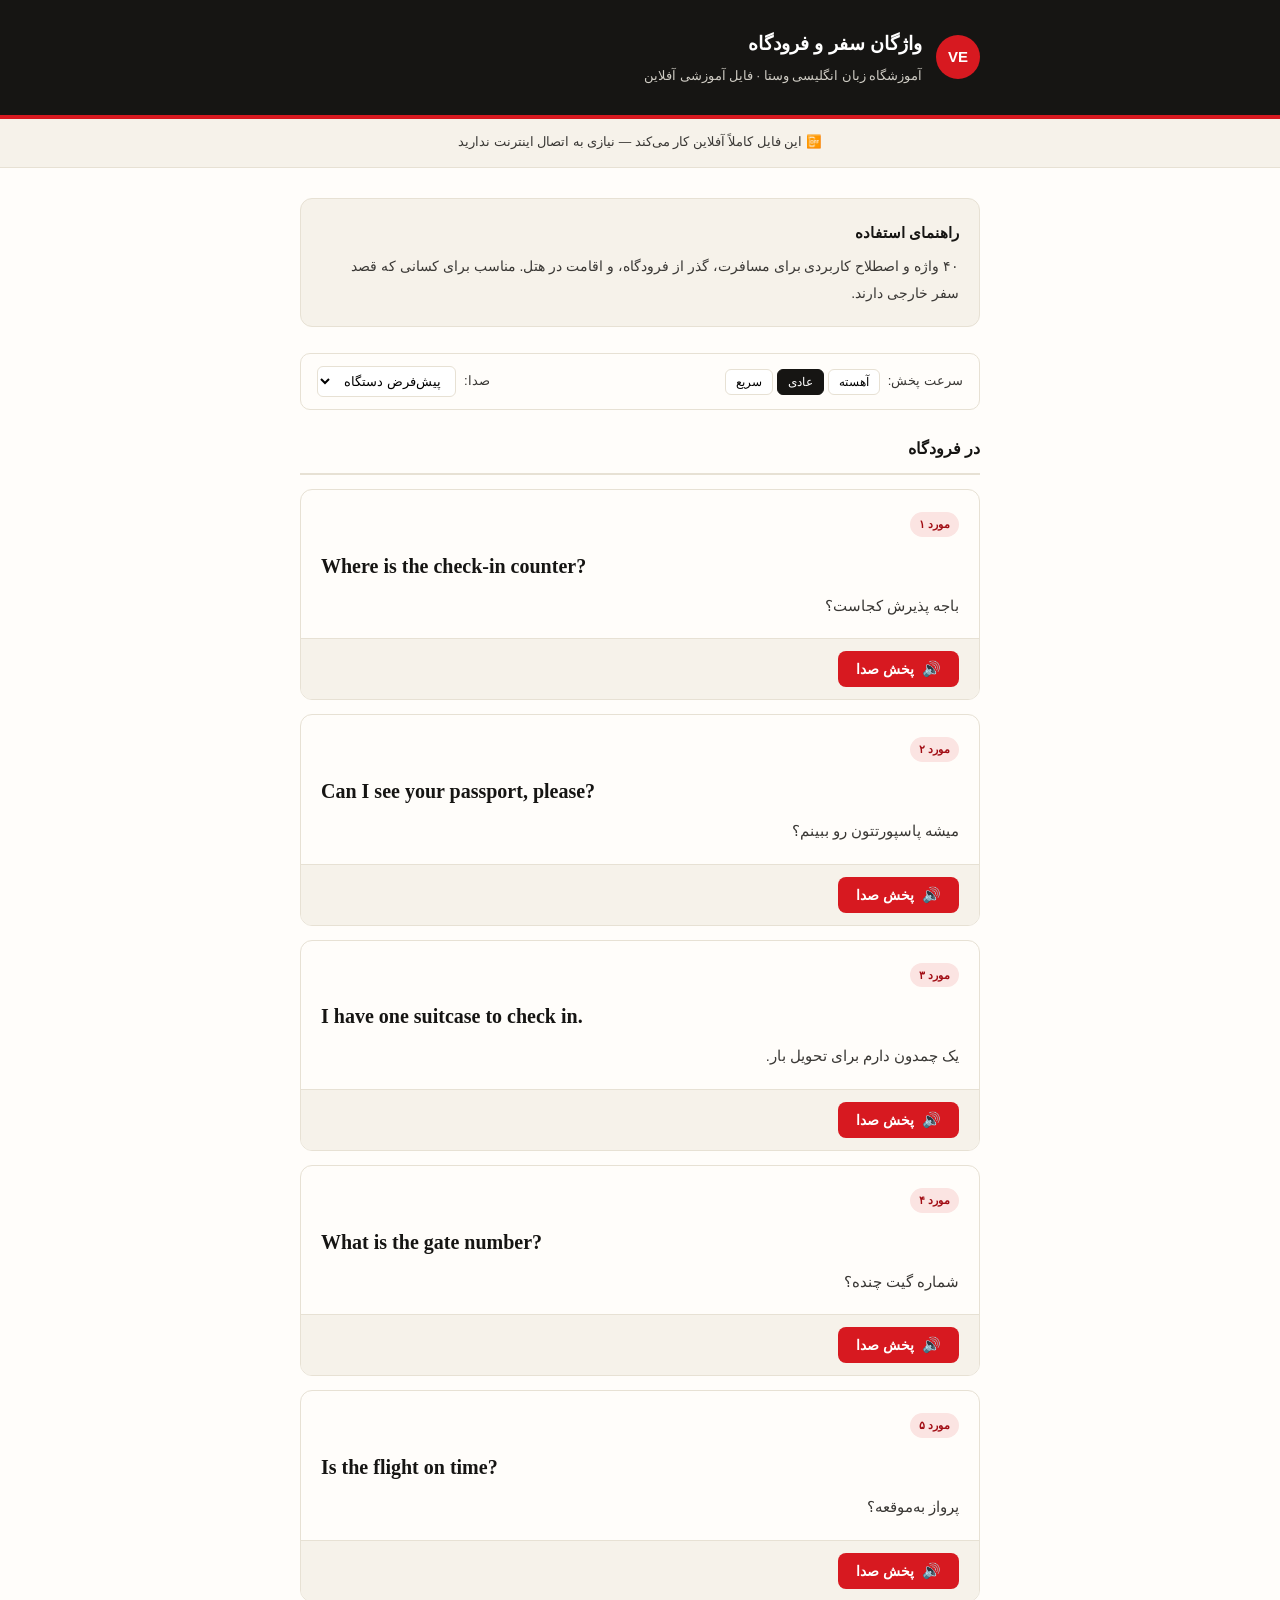
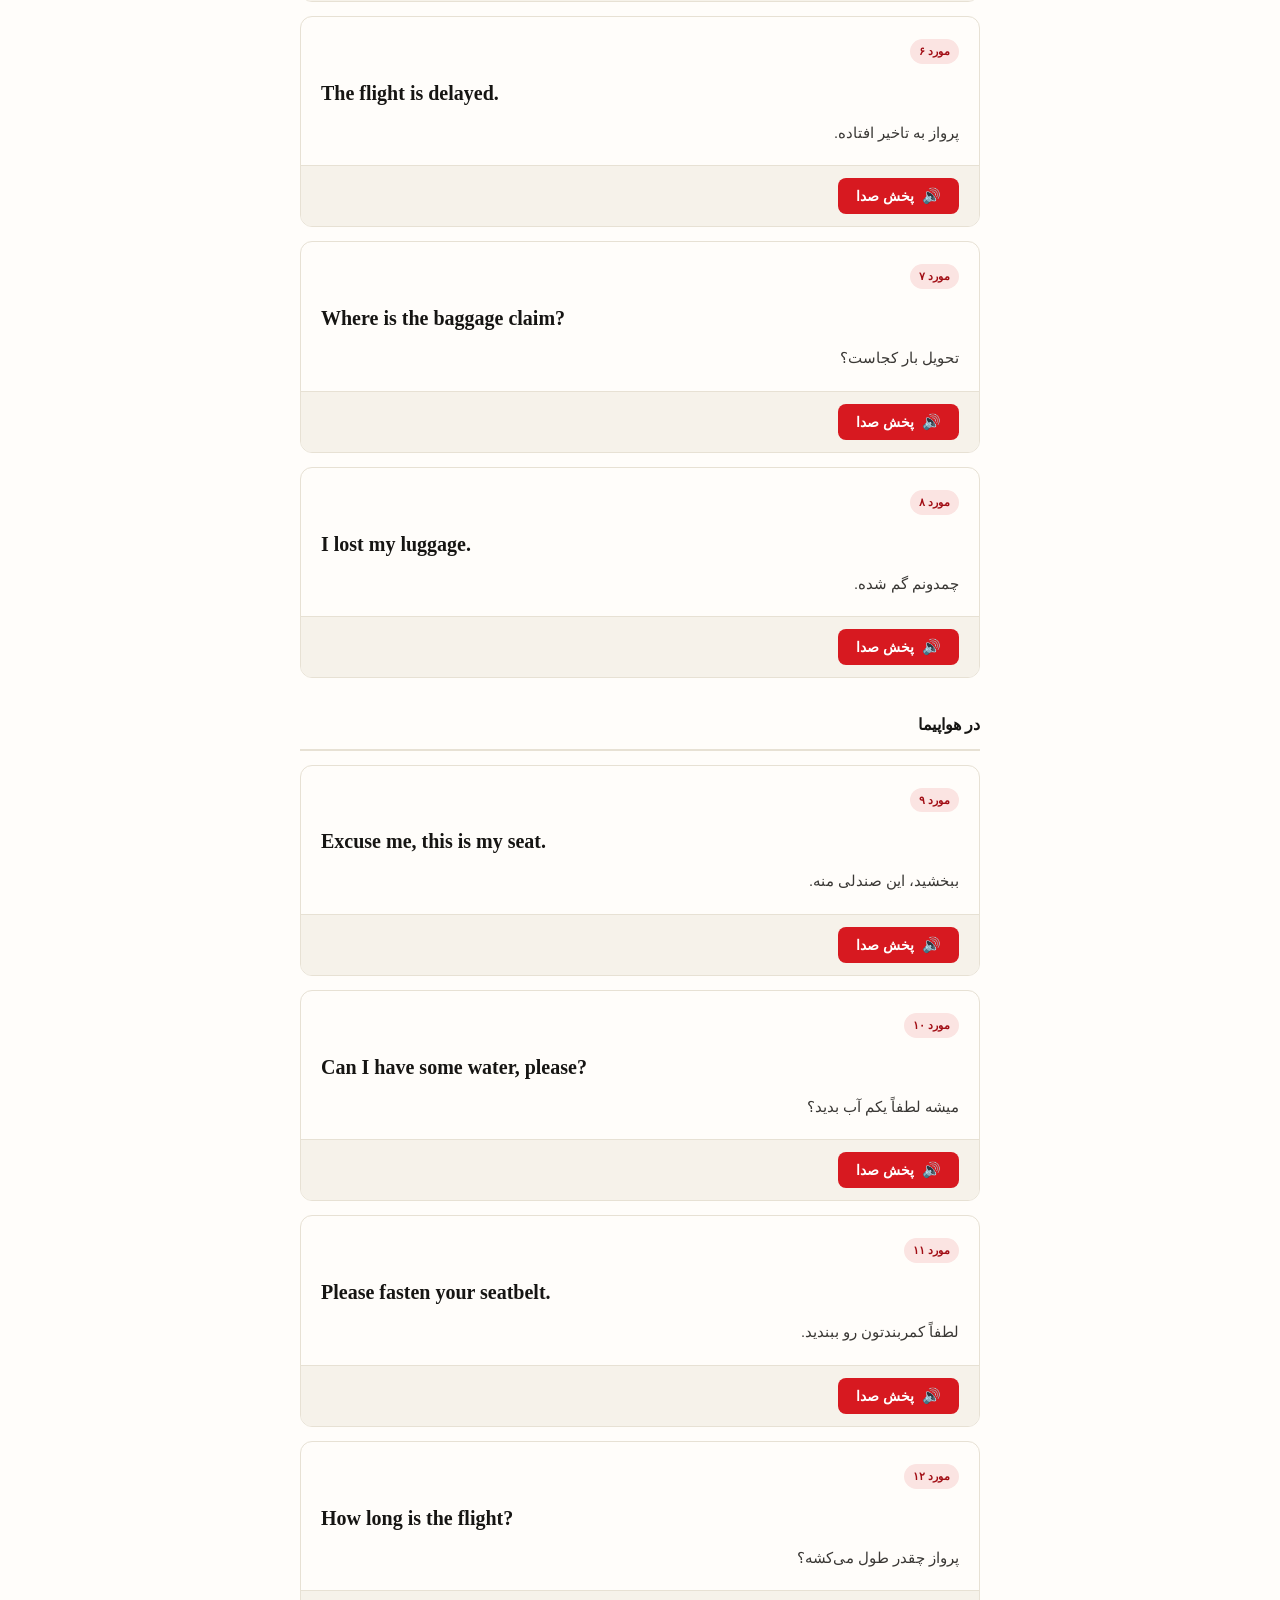
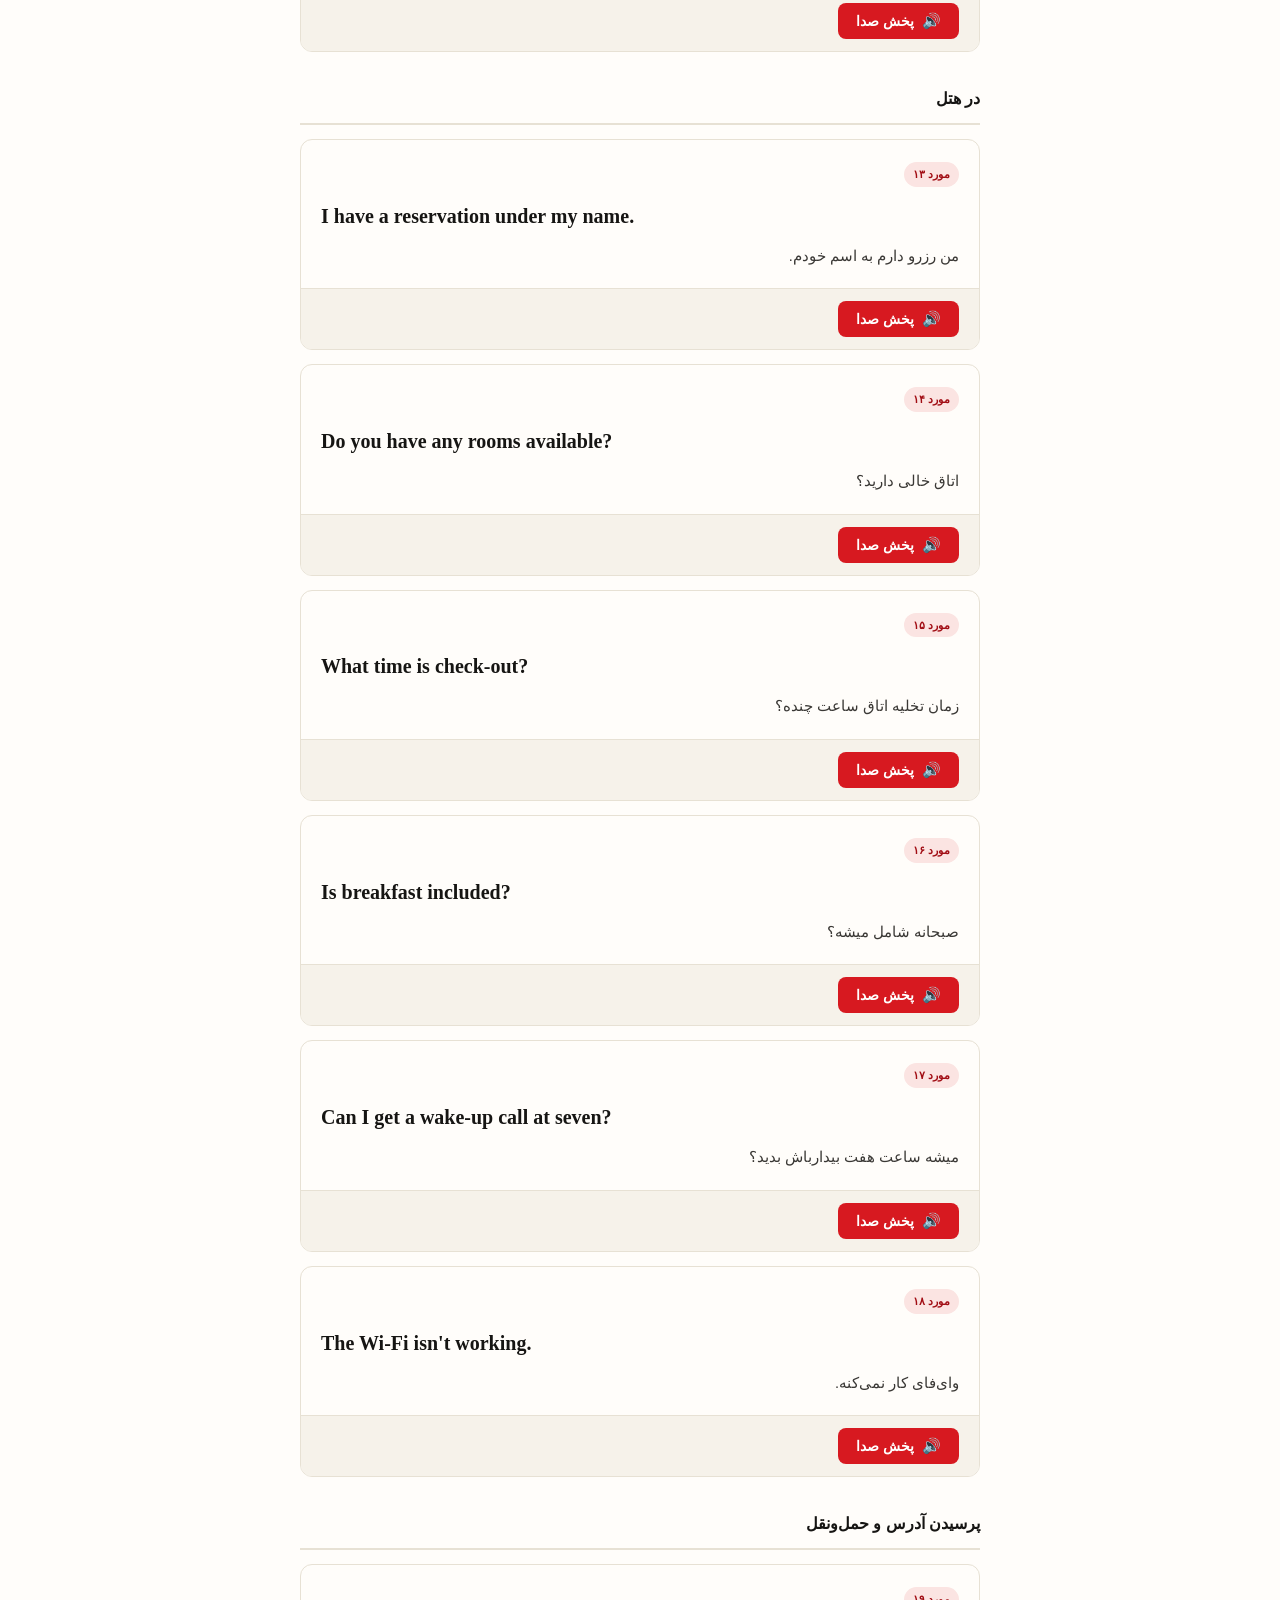
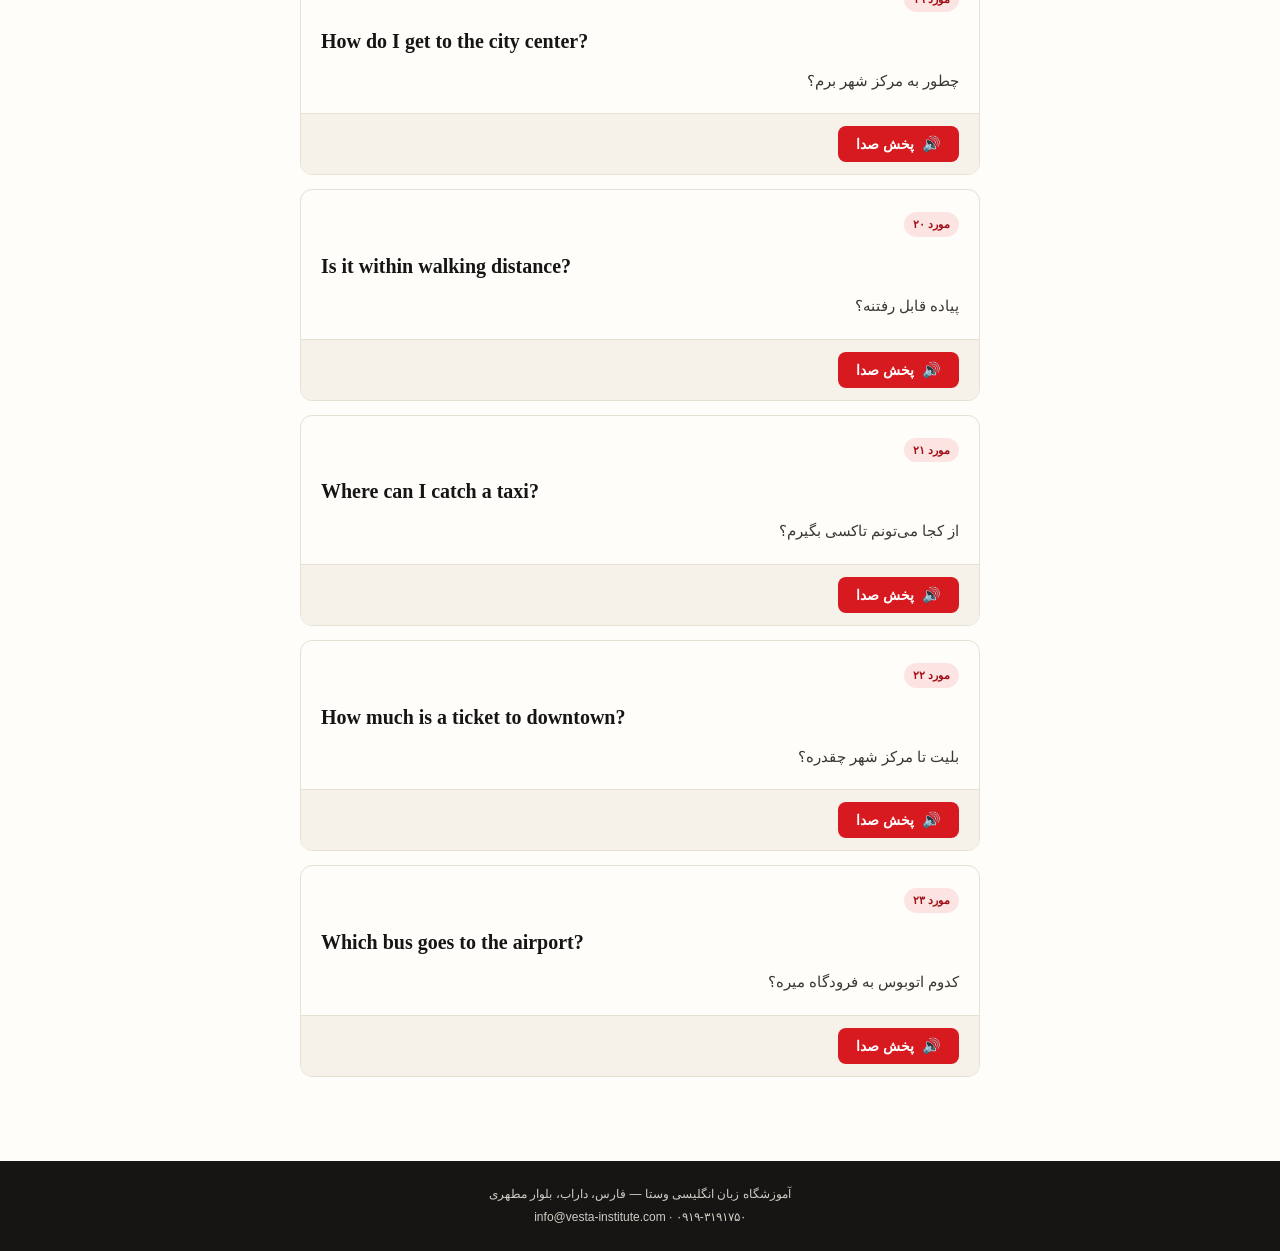
<file: offline-tools/vazhegan-safar.html>
<!DOCTYPE html>
<html lang="fa" dir="rtl">
<head>
<meta charset="UTF-8">
<meta name="viewport" content="width=device-width, initial-scale=1.0">
<title>واژگان سفر و فرودگاه | وستا</title>
<style>
  :root{
    --red:#d71920; --red-deep:#a10d14; --ink:#161513; --ink-soft:#3a3835;
    --paper:#fffdfa; --sand:#f6f2ea; --line:#e7e1d4; --gold:#e8a93a;
  }
  *{box-sizing:border-box;margin:0;padding:0}
  body{
    font-family:Tahoma,'Vazirmatn',Arial,sans-serif;
    background:var(--paper);color:var(--ink);line-height:1.9;
    -webkit-font-smoothing:antialiased;
  }
  .wrap{max-width:720px;margin:0 auto;padding:0 20px}
  header{background:var(--ink);color:#fff;padding:26px 0;border-bottom:4px solid var(--red)}
  header .wrap{display:flex;align-items:center;gap:14px}
  header .badge{
    width:44px;height:44px;border-radius:50%;background:var(--red);
    display:flex;align-items:center;justify-content:center;font-weight:800;
    font-size:15px;flex-shrink:0;
  }
  header h1{font-size:19px;margin-bottom:3px}
  header p{font-size:12.5px;color:#cfccc4}
  .offline-note{
    background:var(--sand);border-bottom:1px solid var(--line);
    padding:12px 0;font-size:12.5px;color:var(--ink-soft);text-align:center;
  }
  main{padding:30px 0 70px}
  .intro{
    background:var(--sand);border:1px solid var(--line);border-radius:12px;
    padding:20px;margin-bottom:26px;font-size:14px;color:var(--ink-soft);
  }
  .intro strong{color:var(--ink);display:block;margin-bottom:6px;font-size:15px}
  .controls-bar{
    display:flex;gap:10px;margin-bottom:24px;flex-wrap:wrap;
    align-items:center;justify-content:space-between;
    background:var(--paper);border:1px solid var(--line);border-radius:10px;padding:12px 16px;
  }
  .controls-bar label{font-size:13px;color:var(--ink-soft);display:flex;align-items:center;gap:8px}
  .controls-bar select{
    padding:6px 10px;border:1.5px solid var(--line);border-radius:6px;
    font-family:inherit;font-size:13px;background:#fff;
  }
  .speed-btns{display:flex;gap:4px}
  .speed-btn{
    padding:5px 10px;border:1.5px solid var(--line);border-radius:6px;
    background:#fff;font-size:12px;cursor:pointer;font-family:inherit;
  }
  .speed-btn.active{background:var(--ink);color:#fff;border-color:var(--ink)}
  .section-title{
    font-size:16px;font-weight:700;margin:32px 0 14px;padding-bottom:8px;
    border-bottom:2px solid var(--line);
  }
  .section-title:first-child{margin-top:0}
  .phrase-card{
    border:1px solid var(--line);border-radius:12px;margin-bottom:14px;
    overflow:hidden;background:var(--paper);
  }
  .phrase-num{
    display:inline-block;font-size:11px;font-weight:700;color:var(--red-deep);
    background:#fbe4e2;padding:2px 9px;border-radius:20px;margin-bottom:10px;
  }
  .phrase-body{padding:18px 20px}
  .phrase-en{
    font-family:Georgia,'Times New Roman',serif;
    font-size:20px;font-weight:600;color:var(--ink);margin-bottom:8px;
    direction:ltr;text-align:left;
  }
  .phrase-fa{font-size:14.5px;color:var(--ink-soft)}
  .phrase-actions{
    display:flex;align-items:center;gap:10px;padding:12px 20px;
    background:var(--sand);border-top:1px solid var(--line);
  }
  .play-btn{
    display:flex;align-items:center;gap:8px;background:var(--red);color:#fff;
    border:none;border-radius:8px;padding:9px 18px;font-family:inherit;
    font-size:13.5px;font-weight:700;cursor:pointer;transition:.15s;
  }
  .play-btn:hover{background:var(--red-deep)}
  .play-btn:disabled{background:#b9b6ae;cursor:default}
  .play-btn .icon{font-size:15px}
  .status-text{font-size:12px;color:var(--ink-soft)}
  footer{background:var(--ink);color:#cfccc4;text-align:center;padding:22px 20px;font-size:12px}
  .no-support{
    display:none;background:#fff3cd;border:1px solid #ffe3a3;color:#7a5c00;
    padding:14px 18px;border-radius:10px;margin-bottom:20px;font-size:13.5px;
  }
</style>
</head>
<body>

<header>
  <div class="wrap">
    <div class="badge">VE</div>
    <div>
      <h1>واژگان سفر و فرودگاه</h1>
      <p>آموزشگاه زبان انگلیسی وستا · فایل آموزشی آفلاین</p>
    </div>
  </div>
</header>

<div class="offline-note">📴 این فایل کاملاً آفلاین کار می‌کند — نیازی به اتصال اینترنت ندارید</div>

<main>
  <div class="wrap">
    <div class="no-support" id="noSupport">
      مرورگر شما از پخش صدا پشتیبانی نمی‌کند. متن را می‌توانید مطالعه کنید، اما دکمه پخش صدا کار نخواهد کرد.
    </div>

    <div class="intro">
      <strong>راهنمای استفاده</strong>
      ۴۰ واژه و اصطلاح کاربردی برای مسافرت، گذر از فرودگاه، و اقامت در هتل. مناسب برای کسانی که قصد سفر خارجی دارند.
    </div>

    <div class="controls-bar">
      <label>
        سرعت پخش:
        <span class="speed-btns">
          <button class="speed-btn" data-rate="0.7">آهسته</button>
          <button class="speed-btn active" data-rate="1">عادی</button>
          <button class="speed-btn" data-rate="1.3">سریع</button>
        </span>
      </label>
      <label>
        صدا:
        <select id="voiceSelect"></select>
      </label>
    </div>

    <div id="phraseList"></div>
  </div>
</main>

<footer>
  آموزشگاه زبان انگلیسی وستا — فارس، داراب، بلوار مطهری<br>
  ۰۹۱۹-۳۱۹۱۷۵۰ · info@vesta-institute.com
</footer>

<script>
  const sections = [
    {
      title: "در فرودگاه",
      items: [
        { en: "Where is the check-in counter?", fa: "باجه پذیرش کجاست؟" },
        { en: "Can I see your passport, please?", fa: "میشه پاسپورتتون رو ببینم؟" },
        { en: "I have one suitcase to check in.", fa: "یک چمدون دارم برای تحویل بار." },
        { en: "What is the gate number?", fa: "شماره گیت چنده؟" },
        { en: "Is the flight on time?", fa: "پرواز به‌موقعه؟" },
        { en: "The flight is delayed.", fa: "پرواز به تاخیر افتاده." },
        { en: "Where is the baggage claim?", fa: "تحویل بار کجاست؟" },
        { en: "I lost my luggage.", fa: "چمدونم گم شده." },
      ]
    },
    {
      title: "در هواپیما",
      items: [
        { en: "Excuse me, this is my seat.", fa: "ببخشید، این صندلی منه." },
        { en: "Can I have some water, please?", fa: "میشه لطفاً یکم آب بدید؟" },
        { en: "Please fasten your seatbelt.", fa: "لطفاً کمربندتون رو ببندید." },
        { en: "How long is the flight?", fa: "پرواز چقدر طول می‌کشه؟" },
      ]
    },
    {
      title: "در هتل",
      items: [
        { en: "I have a reservation under my name.", fa: "من رزرو دارم به اسم خودم." },
        { en: "Do you have any rooms available?", fa: "اتاق خالی دارید؟" },
        { en: "What time is check-out?", fa: "زمان تخلیه اتاق ساعت چنده؟" },
        { en: "Is breakfast included?", fa: "صبحانه شامل میشه؟" },
        { en: "Can I get a wake-up call at seven?", fa: "میشه ساعت هفت بیدارباش بدید؟" },
        { en: "The Wi-Fi isn't working.", fa: "وای‌فای کار نمی‌کنه." },
      ]
    },
    {
      title: "پرسیدن آدرس و حمل‌ونقل",
      items: [
        { en: "How do I get to the city center?", fa: "چطور به مرکز شهر برم؟" },
        { en: "Is it within walking distance?", fa: "پیاده قابل رفتنه؟" },
        { en: "Where can I catch a taxi?", fa: "از کجا می‌تونم تاکسی بگیرم؟" },
        { en: "How much is a ticket to downtown?", fa: "بلیت تا مرکز شهر چقدره؟" },
        { en: "Which bus goes to the airport?", fa: "کدوم اتوبوس به فرودگاه میره؟" },
      ]
    }
  ];

  const listEl = document.getElementById('phraseList');
  let counter = 0;
  sections.forEach(section => {
    const h = document.createElement('div');
    h.className = 'section-title';
    h.textContent = section.title;
    listEl.appendChild(h);

    section.items.forEach(p => {
      counter++;
      const card = document.createElement('div');
      card.className = 'phrase-card';
      card.innerHTML = `
        <div class="phrase-body">
          <span class="phrase-num">مورد ${toFa(counter)}</span>
          <div class="phrase-en">${p.en}</div>
          <div class="phrase-fa">${p.fa}</div>
        </div>
        <div class="phrase-actions">
          <button class="play-btn" data-text="${p.en.replace(/"/g,'&quot;')}">
            <span class="icon">🔊</span> پخش صدا
          </button>
          <span class="status-text"></span>
        </div>
      `;
      listEl.appendChild(card);
    });
  });

  function toFa(n){
    const digits = ['۰','۱','۲','۳','۴','۵','۶','۷','۸','۹'];
    return String(n).split('').map(d => digits[d]).join('');
  }

  let currentRate = 1;
  let voices = [];
  const voiceSelect = document.getElementById('voiceSelect');

  function loadVoices(){
    voices = speechSynthesis.getVoices().filter(v => v.lang.startsWith('en'));
    voiceSelect.innerHTML = '';
    if(voices.length === 0){
      const opt = document.createElement('option');
      opt.textContent = 'پیش‌فرض دستگاه';
      voiceSelect.appendChild(opt);
      return;
    }
    voices.forEach((v, i) => {
      const opt = document.createElement('option');
      opt.value = i;
      opt.textContent = v.name + ' (' + v.lang + ')';
      voiceSelect.appendChild(opt);
    });
  }

  if('speechSynthesis' in window){
    loadVoices();
    speechSynthesis.onvoiceschanged = loadVoices;
  } else {
    document.getElementById('noSupport').style.display = 'block';
  }

  document.querySelectorAll('.speed-btn').forEach(btn => {
    btn.addEventListener('click', () => {
      document.querySelectorAll('.speed-btn').forEach(b => b.classList.remove('active'));
      btn.classList.add('active');
      currentRate = parseFloat(btn.dataset.rate);
    });
  });

  document.querySelectorAll('.play-btn').forEach(btn => {
    btn.addEventListener('click', () => {
      if(!('speechSynthesis' in window)) return;
      speechSynthesis.cancel();
      const text = btn.dataset.text;
      const utter = new SpeechSynthesisUtterance(text);
      utter.lang = 'en-US';
      utter.rate = currentRate;
      const selectedVoice = voices[voiceSelect.value];
      if(selectedVoice) utter.voice = selectedVoice;

      const statusEl = btn.nextElementSibling;
      btn.disabled = true;
      statusEl.textContent = 'در حال پخش...';

      utter.onend = () => { btn.disabled = false; statusEl.textContent = ''; };
      utter.onerror = () => { btn.disabled = false; statusEl.textContent = 'خطا در پخش صدا'; };
      speechSynthesis.speak(utter);
    });
  });
</script>

</body>
</html>
</file>
<file: style.css>
:root{
    --red:#d71920;
    --red-deep:#a10d14;
    --ink:#161513;
    --ink-soft:#3a3835;
    --paper:#fffdfa;
    --sand:#f6f2ea;
    --line:#e7e1d4;
    --gold:#e8a93a;
    --radius-s:6px;
    --radius-m:14px;
    --maxw:1180px;
  }
  *{box-sizing:border-box;margin:0;padding:0}
  html{scroll-behavior:smooth}
  body{
    font-family:'Vazirmatn',Tahoma,sans-serif;
    background:var(--paper);
    color:var(--ink);
    line-height:1.9;
    -webkit-font-smoothing:antialiased;
  }
  a{color:inherit;text-decoration:none}
  img{max-width:100%;display:block}
  ul{list-style:none}
  .wrap{max-width:var(--maxw);margin:0 auto;padding:0 24px}
  :focus-visible{outline:3px solid var(--gold);outline-offset:2px}

  /* ================= Header ================= */
  .masthead{
    background:var(--ink);
    color:#fff;
    font-size:13px;
    padding:7px 0;
  }
  .masthead .wrap{display:flex;justify-content:space-between;align-items:center;flex-wrap:wrap;gap:8px}
  .masthead a{opacity:.85}
  .masthead a:hover{opacity:1;color:var(--gold)}
  .masthead .contact-bits{display:flex;gap:18px;flex-wrap:wrap}

  header.site{
    background:var(--paper);
    border-bottom:3px solid var(--ink);
    position:sticky;top:0;z-index:100;
  }
  .nav-row{
    display:flex;align-items:center;justify-content:space-between;
    padding:14px 0;gap:20px;
  }
  .brand{display:flex;align-items:center;gap:13px}
  .brand img{
    width:58px;height:58px;border-radius:50%;
    border:2px solid var(--ink);object-fit:cover;
  }
  .brand-text strong{
    display:block;font-size:22px;font-weight:800;
    color:var(--red);letter-spacing:.5px;
  }
  .brand-text small{
    display:block;font-size:11px;font-weight:600;
    color:var(--ink-soft);letter-spacing:1.5px;
  }
  nav.primary{display:flex;align-items:center;gap:2px}
  nav.primary a{
    padding:10px 15px;font-size:15px;font-weight:600;
    color:var(--ink-soft);border-radius:var(--radius-s);
    transition:color .15s, background .15s;
  }
  nav.primary a:hover{color:var(--red);background:var(--sand)}
  nav.primary a.current{color:var(--red)}
  .btn{
    display:inline-flex;align-items:center;justify-content:center;
    padding:11px 24px;border-radius:var(--radius-s);
    font-weight:700;font-size:15px;border:2px solid transparent;
    transition:transform .15s, background .15s, color .15s, border-color .15s;
    cursor:pointer;
  }
  .btn-fill{background:var(--red);color:#fff}
  .btn-fill:hover{background:var(--red-deep);transform:translateY(-1px)}
  .btn-line{background:transparent;border-color:var(--ink);color:var(--ink)}
  .btn-line:hover{background:var(--ink);color:#fff}
  .burger{
    display:none;background:none;border:none;cursor:pointer;
    width:42px;height:42px;position:relative;
  }
  .burger span, .burger span::before, .burger span::after{
    content:'';position:absolute;right:9px;width:24px;height:2.5px;
    background:var(--ink);transition:.2s;
  }
  .burger span{top:20px}
  .burger span::before{top:-8px}
  .burger span::after{top:8px}

  /* ================= Hero ================= */
  .hero{
    position:relative;overflow:hidden;background:var(--sand);
    border-bottom:1px solid var(--line);
  }
  .hero .wrap{
    display:grid;grid-template-columns:1.15fr .85fr;gap:50px;
    align-items:center;padding:64px 24px 70px;
  }
  .hero-ring{
    position:absolute;left:-160px;top:-160px;width:420px;height:420px;
    border-radius:50%;border:60px solid rgba(215,25,32,.07);
  }
  .kicker{
    display:inline-block;font-size:13px;font-weight:700;color:var(--red);
    background:#fbe4e2;padding:6px 14px;border-radius:30px;margin-bottom:18px;
  }
  h1{
    font-size:clamp(32px,4.6vw,52px);font-weight:800;line-height:1.28;
    color:var(--ink);margin-bottom:20px;
  }
  h1 em{color:var(--red);font-style:normal}
  .hero p.lead{
    font-size:17px;color:var(--ink-soft);max-width:520px;margin-bottom:30px;
  }
  .hero .btn-row{display:flex;gap:12px;flex-wrap:wrap;margin-bottom:34px}
  .hero-stats{display:flex;gap:34px;flex-wrap:wrap}
  .hero-stats div strong{display:block;font-size:26px;font-weight:800;color:var(--ink)}
  .hero-stats div span{font-size:13px;color:var(--ink-soft)}

  .hero-visual{
    background:var(--paper);border:1px solid var(--line);
    border-radius:var(--radius-m);padding:30px;
    box-shadow:0 20px 50px -20px rgba(20,20,20,.25);
    position:relative;
  }
  .hero-visual::before{
    content:'';position:absolute;inset:-1px -1px auto -1px;height:6px;
    background:linear-gradient(90deg,var(--red),var(--gold));
    border-radius:var(--radius-m) var(--radius-m) 0 0;
  }
  .hero-visual img{width:150px;margin:0 auto 18px;border-radius:50%;border:2px solid var(--ink)}
  .hero-visual h3{text-align:center;font-size:19px;margin-bottom:6px}
  .hero-visual p{text-align:center;font-size:14px;color:var(--ink-soft)}

  /* ================= Section shell ================= */
  section{padding:74px 0}
  .section-head{max-width:640px;margin-bottom:44px}
  .section-head .kicker{margin-bottom:14px}
  .section-head h2{font-size:clamp(26px,3.2vw,36px);font-weight:800;margin-bottom:12px}
  .section-head p{color:var(--ink-soft);font-size:16px}
  .alt{background:var(--sand)}

  /* ================= Quick links ================= */
  .quick-grid{display:grid;grid-template-columns:repeat(4,1fr);gap:1px;background:var(--line);border:1px solid var(--line);border-radius:var(--radius-m);overflow:hidden}
  .quick-card{background:var(--paper);padding:28px 22px;transition:background .15s}
  .quick-card:hover{background:var(--sand)}
  .quick-card .num{font-size:12px;font-weight:700;color:var(--red);letter-spacing:1px;margin-bottom:14px;display:block}
  .quick-card strong{display:block;font-size:16px;margin-bottom:6px}
  .quick-card span{font-size:13px;color:var(--ink-soft);display:block;margin-bottom:14px}
  .quick-card .go{font-size:13px;font-weight:700;color:var(--red)}

  /* ================= Courses ================= */
  .course-grid{display:grid;grid-template-columns:repeat(3,1fr);gap:22px}
  .course-card{
    border:1px solid var(--line);border-radius:var(--radius-m);
    overflow:hidden;background:var(--paper);display:flex;flex-direction:column;
  }
  .course-top{padding:22px 22px 0}
  .course-level{
    display:inline-block;font-size:12px;font-weight:700;color:var(--red-deep);
    background:#fbe4e2;padding:4px 11px;border-radius:20px;margin-bottom:14px;
  }
  .course-card h3{font-size:19px;margin-bottom:8px}
  .course-card p.desc{font-size:14px;color:var(--ink-soft);margin-bottom:16px}
  .course-meta{
    display:flex;justify-content:space-between;font-size:13px;
    color:var(--ink-soft);padding:16px 22px;border-top:1px solid var(--line);margin-top:auto;
  }
  .course-meta strong{color:var(--ink)}
  .course-cta{padding:16px 22px 22px}
  .course-cta .btn{width:100%}

  /* ================= Offline tools ================= */
  .tools-panel{
    display:grid;grid-template-columns:.9fr 1.1fr;gap:0;
    border:1px solid var(--line);border-radius:var(--radius-m);overflow:hidden;
  }
  .tools-side{
    background:var(--ink);color:#fff;padding:44px 36px;
    display:flex;flex-direction:column;justify-content:center;
  }
  .tools-side h3{font-size:24px;margin-bottom:14px;font-weight:800}
  .tools-side p{font-size:14.5px;color:#d8d5cf;margin-bottom:20px}
  .tools-side .btn-fill{align-self:flex-start}
  .tool-list{background:var(--paper)}
  .tool-row{
    display:flex;align-items:center;justify-content:space-between;
    padding:20px 30px;border-bottom:1px solid var(--line);gap:16px;
  }
  .tool-row:last-child{border-bottom:none}
  .tool-row strong{display:block;font-size:15px;margin-bottom:4px}
  .tool-row span{font-size:13px;color:var(--ink-soft)}
  .tag-audio{
    font-size:11px;font-weight:700;color:var(--red-deep);background:#fbe4e2;
    padding:3px 9px;border-radius:20px;flex-shrink:0;
  }
  .dl-btn{
    flex-shrink:0;font-size:13px;font-weight:700;color:var(--ink);
    border:2px solid var(--ink);border-radius:var(--radius-s);padding:8px 16px;
  }
  .dl-btn:hover{background:var(--ink);color:#fff}

  /* ================= Registration ================= */
  .reg-wrap{display:grid;grid-template-columns:1fr 1fr;gap:50px;align-items:start;direction:ltr}
  .reg-wrap > *{direction:rtl}
  .reg-info h2{font-size:clamp(26px,3.2vw,34px);font-weight:800;margin-bottom:16px}
  .reg-info p{color:var(--ink-soft);margin-bottom:22px;font-size:15.5px}
  .reg-points li{
    display:flex;gap:10px;font-size:14.5px;color:var(--ink-soft);
    margin-bottom:12px;align-items:flex-start;
  }
  .reg-points li::before{
    content:'';flex-shrink:0;width:8px;height:8px;border-radius:50%;
    background:var(--red);margin-top:7px;
  }
  form.reg-form{
    background:var(--sand);border:1px solid var(--line);
    border-radius:var(--radius-m);padding:30px;
  }
  .field{margin-bottom:16px}
  .field label{display:block;font-size:13.5px;font-weight:700;margin-bottom:7px}
  .field input, .field select{
    width:100%;padding:12px 14px;border:1.5px solid var(--line);
    border-radius:var(--radius-s);font-family:inherit;font-size:14.5px;
    background:var(--paper);color:var(--ink);
  }
  .field input:focus, .field select:focus{border-color:var(--red)}
  .field-row{display:grid;grid-template-columns:1fr 1fr;gap:14px}
  form.reg-form .btn{width:100%;margin-top:6px;font-size:16px;padding:14px}
  .form-note{font-size:12px;color:var(--ink-soft);text-align:center;margin-top:12px}

  /* ================= Portal preview ================= */
  .portal-box{
    background:var(--ink);color:#fff;border-radius:var(--radius-m);
    padding:50px 40px;text-align:center;
  }
  .portal-box h2{font-size:clamp(24px,3vw,32px);font-weight:800;margin-bottom:14px}
  .portal-box p{color:#d8d5cf;max-width:480px;margin:0 auto 26px;font-size:15px}
  .portal-box .btn-fill{background:var(--gold);color:var(--ink)}
  .portal-box .btn-fill:hover{background:#d4952d}

  /* ================= Footer ================= */
  footer{background:var(--ink);color:#d8d5cf;margin-top:0}
  .footer-grid{
    display:grid;grid-template-columns:1.4fr 1fr 1fr 1fr;gap:36px;
    padding:56px 0 40px;border-bottom:1px solid #2c2a26;
  }
  .footer-grid h4{color:#fff;font-size:15px;margin-bottom:16px}
  .footer-grid ul li{margin-bottom:9px}
  .footer-grid a{font-size:13.5px}
  .footer-grid a:hover{color:var(--gold)}
  .footer-brand{display:flex;align-items:center;gap:10px;margin-bottom:14px}
  .footer-brand img{width:40px;height:40px;border-radius:50%}
  .footer-brand strong{color:#fff;font-size:18px}
  .footer-grid p{font-size:13.5px;line-height:1.9}
  .copyright{
    text-align:center;padding:18px 0;font-size:12.5px;color:#8a877f;
  }

  /* ================= Mobile ================= */
  @media (max-width:960px){
    .masthead{display:none}
    nav.primary{
      position:fixed;inset:0 0 0 auto;width:78%;max-width:320px;
      background:var(--paper);flex-direction:column;align-items:stretch;
      padding:90px 20px 20px;gap:4px;box-shadow:-10px 0 40px rgba(0,0,0,.15);
      transform:translateX(100%);transition:transform .25s;z-index:99;
    }
    nav.primary.open{transform:translateX(0)}
    nav.primary a{padding:14px;font-size:16px}
    .burger{display:block}
    .hero .wrap{grid-template-columns:1fr;padding:44px 20px 50px}
    .hero-ring{display:none}
    .hero-stats{justify-content:space-between}
    .quick-grid{grid-template-columns:1fr 1fr}
    .course-grid{grid-template-columns:1fr}
    .tools-panel{grid-template-columns:1fr}
    .reg-wrap{grid-template-columns:1fr}
    .field-row{grid-template-columns:1fr}
    .footer-grid{grid-template-columns:1fr 1fr;padding:44px 0 30px}
  }
  @media (max-width:560px){
    .wrap{padding:0 18px}
    .nav-row{padding:11px 0}
    .brand img{width:48px;height:48px}
    .brand-text strong{font-size:18px}
    .brand-text small{font-size:9.5px}
    .quick-grid{grid-template-columns:1fr}
    .hero-stats{gap:20px}
    .footer-grid{grid-template-columns:1fr}
  }

  /* ================= Page header (inner pages) ================= */
  .page-header{
    background:var(--ink);color:#fff;padding:56px 0 44px;position:relative;overflow:hidden;
  }
  .page-header::before{
    content:'';position:absolute;left:-120px;top:-120px;width:320px;height:320px;
    border-radius:50%;border:50px solid rgba(255,255,255,.05);
  }
  .breadcrumb{font-size:13px;color:#b9b6ae;margin-bottom:14px}
  .breadcrumb a:hover{color:var(--gold)}
  .page-header h1{color:#fff;font-size:clamp(28px,4vw,42px);margin-bottom:10px}
  .page-header p{color:#cfccc4;max-width:560px;font-size:15.5px}

  /* ================= Filters (courses page) ================= */
  .filter-row{display:flex;gap:10px;flex-wrap:wrap;margin-bottom:36px}
  .filter-chip{
    padding:9px 18px;border-radius:30px;border:1.5px solid var(--line);
    font-size:13.5px;font-weight:600;color:var(--ink-soft);background:var(--paper);
    cursor:pointer;transition:.15s;
  }
  .filter-chip:hover{border-color:var(--red)}
  .filter-chip.active{background:var(--ink);border-color:var(--ink);color:#fff}

  .course-grid-full{display:grid;grid-template-columns:repeat(2,1fr);gap:22px}
  .course-card.full .course-top{padding-top:26px}
  .course-syllabus{padding:0 22px 18px;font-size:13.5px;color:var(--ink-soft)}
  .course-syllabus li{position:relative;padding-right:16px;margin-bottom:7px}
  .course-syllabus li::before{content:'—';position:absolute;right:0;color:var(--red)}
  .capacity-bar{
    height:6px;background:var(--line);border-radius:10px;overflow:hidden;margin:10px 22px 0;
  }
  .capacity-bar span{display:block;height:100%;background:var(--red)}
  .capacity-label{font-size:12px;color:var(--ink-soft);padding:6px 22px 0}

  /* ================= About page ================= */
  .value-grid{display:grid;grid-template-columns:repeat(3,1fr);gap:22px}
  .value-card{padding:26px;border:1px solid var(--line);border-radius:var(--radius-m)}
  .value-card .ic{font-size:26px;margin-bottom:12px}
  .value-card h3{font-size:17px;margin-bottom:8px}
  .value-card p{font-size:14px;color:var(--ink-soft)}

  .team-grid{display:grid;grid-template-columns:repeat(4,1fr);gap:20px}
  .team-card{text-align:center}
  .team-card img{
    width:100%;aspect-ratio:1;object-fit:cover;border-radius:var(--radius-m);
    margin-bottom:12px;border:1px solid var(--line);
  }
  .team-card strong{display:block;font-size:15px}
  .team-card span{font-size:13px;color:var(--ink-soft)}

  .timeline{border-right:2px solid var(--line);padding-right:26px;display:grid;gap:26px}
  .timeline-item{position:relative}
  .timeline-item::before{
    content:'';position:absolute;right:-32px;top:4px;width:12px;height:12px;
    border-radius:50%;background:var(--red);border:3px solid var(--paper);
  }
  .timeline-item strong{display:block;color:var(--red);font-size:13px;margin-bottom:4px}
  .timeline-item p{font-size:14.5px;color:var(--ink-soft)}

  /* ================= Contact page ================= */
  .contact-grid{display:grid;grid-template-columns:.9fr 1.1fr;gap:40px;direction:ltr}
  .contact-grid > *{direction:rtl}
  .contact-card{
    border:1px solid var(--line);border-radius:var(--radius-m);padding:22px;
    display:flex;gap:16px;align-items:flex-start;margin-bottom:14px;
  }
  .contact-card .ic{
    width:44px;height:44px;border-radius:50%;background:var(--sand);
    display:flex;align-items:center;justify-content:center;font-size:19px;flex-shrink:0;
  }
  .contact-card strong{display:block;font-size:15px;margin-bottom:4px}
  .contact-card span, .contact-card a{font-size:13.5px;color:var(--ink-soft);display:block}
  .map-box{
    border-radius:var(--radius-m);overflow:hidden;border:1px solid var(--line);height:220px;
  }

  /* ================= Tools page ================= */
  .tool-grid{display:grid;grid-template-columns:repeat(3,1fr);gap:20px}
  .tool-card{border:1px solid var(--line);border-radius:var(--radius-m);padding:24px;display:flex;flex-direction:column}
  .tool-card .ic{font-size:24px;margin-bottom:14px}
  .tool-card h3{font-size:16.5px;margin-bottom:8px}
  .tool-card p{font-size:13.5px;color:var(--ink-soft);margin-bottom:16px;flex-grow:1}
  .tool-card .meta-line{display:flex;justify-content:space-between;font-size:12px;color:var(--ink-soft);margin-bottom:14px;padding-top:14px;border-top:1px solid var(--line)}
  .tool-card .btn{width:100%}
  .howto-strip{display:grid;grid-template-columns:repeat(3,1fr);gap:20px;margin-top:16px}
  .howto-step{text-align:center;padding:20px}
  .howto-step .n{
    width:36px;height:36px;border-radius:50%;background:var(--ink);color:#fff;
    display:flex;align-items:center;justify-content:center;font-weight:800;font-size:15px;
    margin:0 auto 12px;
  }
  .howto-step p{font-size:13.5px;color:var(--ink-soft)}

  /* ================= Login page ================= */
  .login-shell{
    min-height:calc(100vh - 260px);display:flex;align-items:center;justify-content:center;
    padding:60px 20px;background:var(--sand);
  }
  .login-card{
    background:var(--paper);border:1px solid var(--line);border-radius:var(--radius-m);
    padding:40px 36px;width:100%;max-width:400px;box-shadow:0 20px 50px -25px rgba(20,20,20,.3);
    position:relative;
  }
  .login-card::before{
    content:'';position:absolute;inset:-1px -1px auto -1px;height:5px;
    background:linear-gradient(90deg,var(--red),var(--gold));border-radius:var(--radius-m) var(--radius-m) 0 0;
  }
  .login-card img{width:64px;height:64px;border-radius:50%;margin:0 auto 16px;border:2px solid var(--ink)}
  .login-card h2{text-align:center;font-size:21px;margin-bottom:6px}
  .login-card p.sub{text-align:center;font-size:13.5px;color:var(--ink-soft);margin-bottom:26px}
  .login-card .btn{width:100%;margin-top:6px}
  .login-alt{text-align:center;font-size:13px;color:var(--ink-soft);margin-top:18px}
  .login-alt a{color:var(--red);font-weight:700}
  .divider-or{display:flex;align-items:center;gap:12px;margin:20px 0;font-size:12px;color:var(--ink-soft)}
  .divider-or::before,.divider-or::after{content:'';flex:1;height:1px;background:var(--line)}

  @media (max-width:960px){
    .course-grid-full{grid-template-columns:1fr}
    .value-grid{grid-template-columns:1fr 1fr}
    .team-grid{grid-template-columns:1fr 1fr}
    .contact-grid{grid-template-columns:1fr}
    .tool-grid{grid-template-columns:1fr 1fr}
    .howto-strip{grid-template-columns:1fr}
  }
  @media (max-width:560px){
    .value-grid{grid-template-columns:1fr}
    .team-grid{grid-template-columns:1fr 1fr}
    .tool-grid{grid-template-columns:1fr}
  }

/* ====================================================================
   v2 additions — language switcher, teacher profiles, LTR support
   ==================================================================== */
[hidden]{display:none !important}

/* ---- language switcher ---- */
.nav-tools{display:flex;align-items:center;gap:10px}
.lang-switch{
  display:inline-flex;border:2px solid var(--ink);border-radius:30px;
  overflow:hidden;background:var(--paper);
}
.lang-switch button{
  font-family:inherit;font-size:13px;font-weight:700;line-height:1.5;
  padding:5px 14px;border:none;background:transparent;color:var(--ink);
  cursor:pointer;transition:background .15s,color .15s;
}
.lang-switch button:hover{background:var(--sand)}
.lang-switch button[aria-pressed="true"]{background:var(--ink);color:#fff}

/* ---- avatars (initials fallback; photo overlays when the file exists) ---- */
.avatar{
  position:relative;display:grid;place-items:center;flex-shrink:0;overflow:hidden;
  background:var(--sand);border:2px solid var(--ink);color:var(--red);font-weight:800;
}
.avatar img{position:absolute;inset:0;width:100%;height:100%;object-fit:cover}
.avatar.lg{width:200px;aspect-ratio:4/5;border-radius:var(--radius-m);font-size:52px}
.avatar.md{width:84px;height:84px;border-radius:50%;font-size:24px}
.avatar.sm{width:56px;height:56px;border-radius:50%;font-size:17px}

/* ---- profiles (about page) ---- */
.profile h3{font-size:19px;font-weight:800;line-height:1.5}
.profile-role{color:var(--red);font-weight:700;font-size:14px;margin-bottom:12px}
.profile p{font-size:14.5px;color:var(--ink-soft);margin-bottom:10px}
.profile h4{font-size:14px;font-weight:800;margin:18px 0 8px;color:var(--ink)}
.quals li{
  position:relative;padding-inline-start:18px;margin-bottom:6px;
  font-size:14px;color:var(--ink-soft);
}
.quals li::before{content:'—';position:absolute;inset-inline-start:0;color:var(--red)}
.chips{display:flex;flex-wrap:wrap;gap:7px}
.chip{
  font-size:12.5px;font-weight:600;padding:3px 12px;border-radius:20px;
  border:1px solid var(--line);background:var(--paper);color:var(--ink-soft);
}
.profile-director{
  display:grid;grid-template-columns:200px 1fr;gap:34px;align-items:start;
  padding:32px;margin-bottom:26px;scroll-margin-top:110px;
  background:var(--paper);border:2px solid var(--ink);border-radius:var(--radius-m);
}
.profile-director h3{font-size:25px}
.profile-director p{font-size:15px}
.teacher-grid{display:grid;grid-template-columns:repeat(2,1fr);gap:22px}
.teacher-card{
  padding:26px;scroll-margin-top:110px;
  background:var(--paper);border:1px solid var(--line);border-radius:var(--radius-m);
}
.teacher-head{display:flex;gap:16px;align-items:center;margin-bottom:14px}
.teacher-head .profile-role{margin-bottom:0}
.profile:target{border-color:var(--red)}

/* ---- home: director strip + mini team ---- */
.director-strip{
  display:flex;align-items:center;gap:24px;padding:24px 28px;margin-bottom:18px;
  background:var(--paper);border:2px solid var(--ink);border-radius:var(--radius-m);
}
.director-strip .ds-text{flex:1}
.director-strip h3{font-size:20px;font-weight:800}
.director-strip .profile-role{margin-bottom:8px}
.director-strip p{font-size:14.5px;color:var(--ink-soft)}
.director-strip .btn{flex-shrink:0}
.mini-team{display:grid;grid-template-columns:repeat(4,1fr);gap:14px}
.mini-card{
  display:flex;align-items:center;gap:12px;padding:14px;
  background:var(--paper);border:1px solid var(--line);border-radius:var(--radius-m);
  transition:border-color .15s;
}
.mini-card:hover{border-color:var(--red)}
.mini-card strong{display:block;font-size:14.5px;line-height:1.5}
.mini-card small{display:block;font-size:12px;color:var(--ink-soft);line-height:1.6}

/* ---- courses: age groups + empty filter ---- */
.who{margin-top:12px;font-size:13.5px}
.who a{color:var(--red);font-weight:700}
.who a:hover{text-decoration:underline}
.empty-note{display:none;text-align:center;padding:40px 0;color:var(--ink-soft)}

/* ---- English / LTR ---- */
html[dir="ltr"] body{font-family:'Inter','Vazirmatn',Tahoma,sans-serif;line-height:1.7}
html[dir="ltr"] .reg-wrap > *,
html[dir="ltr"] .contact-grid > *{direction:ltr}
html[dir="ltr"] .course-syllabus li{padding-right:0;padding-left:16px}
html[dir="ltr"] .course-syllabus li::before{right:auto;left:0}
html[dir="ltr"] .timeline{border-right:0;padding-right:0;border-left:2px solid var(--line);padding-left:26px}
html[dir="ltr"] .timeline-item::before{right:auto;left:-32px}
html[dir="ltr"] h1{line-height:1.2}
html[dir="ltr"] h2,html[dir="ltr"] h3{line-height:1.35}
html[dir="ltr"] .brand-text small{letter-spacing:.8px}
html[dir="ltr"] .hero-stats{gap:26px}
html[dir="ltr"] .hero-stats div strong{font-size:23px}

@media (max-width:960px){
  .profile-director{grid-template-columns:1fr;padding:24px}
  .profile-director .avatar.lg{width:150px}
  .teacher-grid{grid-template-columns:1fr}
  .director-strip{flex-direction:column;align-items:flex-start}
  .mini-team{grid-template-columns:1fr 1fr}
}
@media (max-width:560px){
  .mini-team{grid-template-columns:1fr}
  .lang-switch button{padding:4px 11px;font-size:12.5px}
  .teacher-card{padding:20px}
}


/* ====================================================================
   v3 additions — learning pathways, tracks, CEFR, why-vesta
   ==================================================================== */
section[id]{scroll-margin-top:96px}
.en{direction:ltr;unicode-bidi:isolate}
.center-h{text-align:center;font-size:22px;font-weight:800;margin:34px 0 8px}
.center-p{text-align:center;max-width:720px;margin:0 auto 18px;color:var(--ink-soft)}
.btn-row.center{justify-content:center}
.why-title{font-size:20px;font-weight:800;margin:6px 0 18px}

.path-grid{display:grid;grid-template-columns:repeat(auto-fit,minmax(230px,1fr));gap:18px}
.path-card{
  display:flex;flex-direction:column;gap:8px;padding:22px;
  background:var(--paper);border:1px solid var(--line);border-radius:var(--radius-m);
  transition:border-color .15s,transform .15s;
}
.path-card:hover{border-color:var(--red);transform:translateY(-2px)}
.path-card .pc-title{font-size:18px;font-weight:800;color:var(--ink);line-height:1.4}
.path-card .pc-desc{font-size:14px;color:var(--ink-soft);line-height:1.8}
.path-card .pc-go{margin-top:auto;padding-top:6px;color:var(--red);font-size:13px;font-weight:700}
.path-cta{text-align:center;margin-top:36px}
.path-cta p{color:var(--ink-soft);margin-bottom:16px}

.tagline{font-size:17px;font-weight:800;color:var(--red);margin:4px 0 14px}
.track{display:grid;grid-template-columns:1.5fr 1fr;gap:44px;align-items:start}
.track-main h2{font-size:30px;font-weight:800;line-height:1.4;margin:12px 0 6px}
.track-main p{font-size:15.5px;color:var(--ink-soft);margin-bottom:12px}
.track-main h4{font-size:15px;font-weight:800;margin:22px 0 10px;color:var(--ink)}
.track-side{
  position:sticky;top:96px;padding:26px;
  background:var(--paper);border:2px solid var(--ink);border-radius:var(--radius-m);
}
.track-side .btn{width:100%;text-align:center;justify-content:center}
.slogan{font-size:17px;font-weight:800;line-height:1.55;margin-bottom:16px}
.slogan::before{content:'';display:block;width:34px;height:3px;background:var(--red);margin-bottom:12px}
.facts{margin:0 0 20px}
.facts > div{padding:10px 0;border-bottom:1px solid var(--line)}
.facts > div:last-child{border-bottom:0}
.facts dt{font-size:12.5px;font-weight:700;color:var(--ink-soft);margin-bottom:5px}
.facts dd{margin:0;font-size:14.5px;font-weight:600}
.checks li{position:relative;padding-inline-start:26px;margin-bottom:8px;font-size:15px;color:var(--ink-soft)}
.checks li::before{content:'✓';position:absolute;inset-inline-start:0;color:var(--red);font-weight:800}
.note-box{margin-top:22px;padding:18px 20px;background:var(--sand);border-inline-start:4px solid var(--red);border-radius:10px}
.alt .note-box{background:var(--paper)}
.note-box h4{margin:0 0 6px !important}
.note-box p{margin:0 !important}
.modules{display:grid;grid-template-columns:repeat(2,1fr);gap:12px;margin:6px 0 4px}
.module{padding:14px 16px;background:var(--paper);border:1px solid var(--line);border-radius:12px}
.alt .module{background:#fff}
.module .mnum{display:block;font-size:12px;font-weight:800;color:var(--red)}
.module strong{display:block;font-size:15px;line-height:1.5}
.module small{display:block;font-size:12.5px;color:var(--ink-soft);line-height:1.7;margin-top:3px}

.cefr{display:flex;align-items:stretch;justify-content:center;gap:10px;margin:8px 0 10px}
.cefr-step{flex:1;min-width:0;text-align:center;padding:18px 8px;background:var(--paper);border:2px solid var(--ink);border-radius:var(--radius-m)}
.cefr-step b{display:block;font-size:24px;font-weight:800;color:var(--red);line-height:1.3}
.cefr-step > span{display:block;font-size:12.5px;color:var(--ink-soft);line-height:1.5;margin-top:4px}
.cefr-arrow{align-self:center;font-weight:800;color:var(--ink-soft)}
.cefr-arrow::before{content:'→'}
html[dir="rtl"] .cefr-arrow::before{content:'←'}
.quote{max-width:720px;margin:6px auto 22px;text-align:center;font-size:16px;font-weight:600;color:var(--ink-soft)}
.skill-focus{font-size:12.5px;font-weight:700;color:var(--red);margin-bottom:8px;direction:ltr;text-align:start}
html[dir="rtl"] .skill-focus{text-align:right}

.philosophy{margin-top:30px;padding:44px 30px;text-align:center;background:var(--ink);color:#fff;border-radius:var(--radius-m)}
.philosophy small{display:block;font-size:13px;letter-spacing:2px;text-transform:uppercase;color:#cfc8bb;margin-bottom:14px}
.philosophy strong{display:block;font-size:26px;font-weight:800;line-height:1.55}
.philosophy strong:nth-of-type(2){color:#ff8f8f}
.philosophy p{margin-top:18px;color:#d8d2c6;font-size:15px}

@media (max-width:960px){
  .track{grid-template-columns:1fr;gap:26px}
  .track-side{position:static}
  .track-main h2{font-size:25px}
}
@media (max-width:760px){
  .cefr{flex-direction:column}
  html[dir] .cefr-arrow::before{content:'↓'}
}
@media (max-width:560px){
  .modules{grid-template-columns:1fr}
  .philosophy strong{font-size:21px}
}
.btn-row.center{display:flex;justify-content:center;flex-wrap:wrap;gap:12px}
.path-cta .tagline{color:var(--red);font-size:19px;margin-bottom:6px}
</file>
